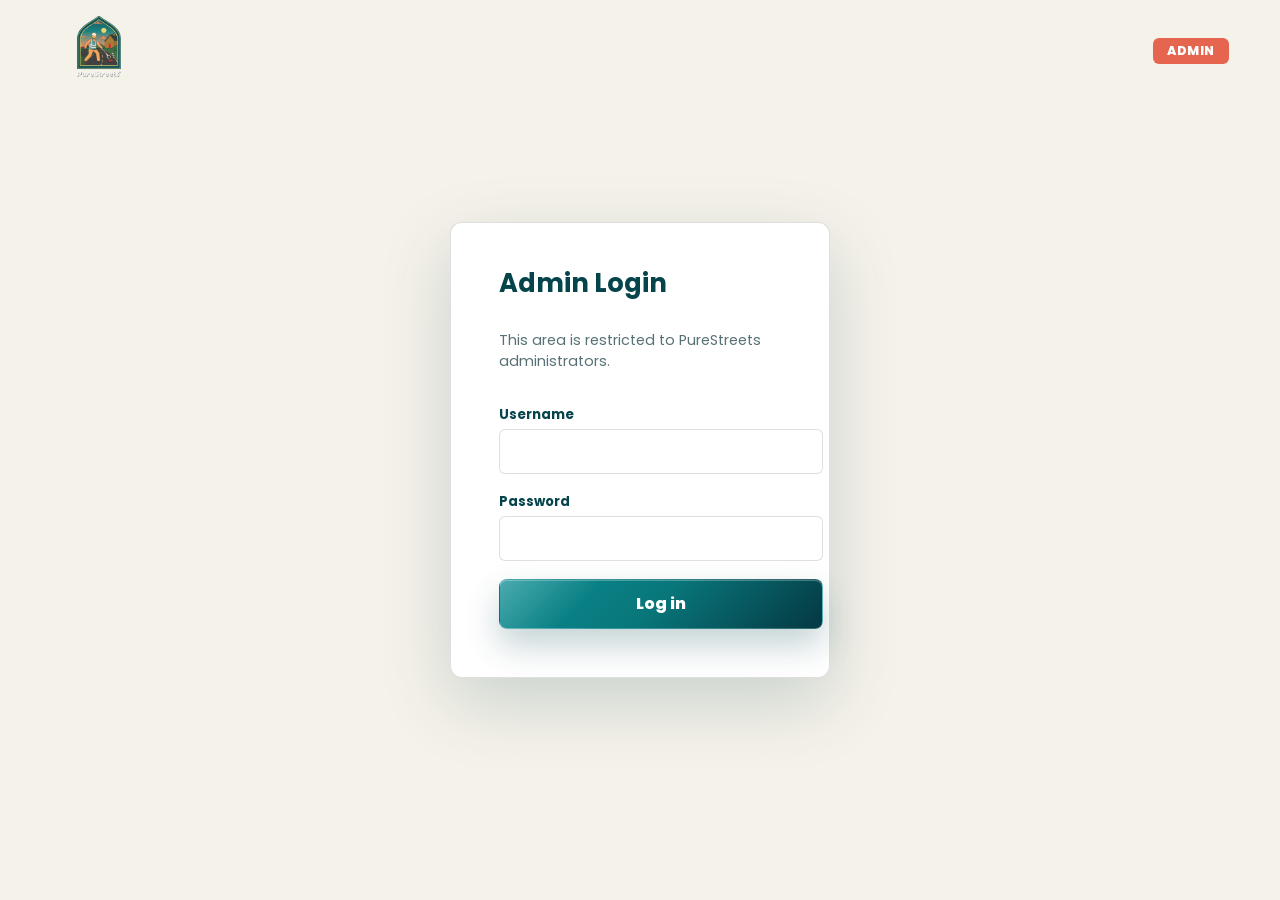
<file: admin.html>
<!DOCTYPE html>
<html lang="en">
<head>
  <meta charset="UTF-8" />
  <meta name="viewport" content="width=device-width, initial-scale=1.0" />
  <meta name="robots" content="noindex, nofollow" />
  <title>PureStreets Admin</title>
  <link rel="preconnect" href="https://fonts.googleapis.com" />
  <link rel="preconnect" href="https://fonts.gstatic.com" crossorigin />
  <link href="https://fonts.googleapis.com/css2?family=Poppins:wght@400;500;600;700;800&display=swap" rel="stylesheet" />
  <link rel="icon" type="image/png" href="assets/img/favicon.png" />
  <link rel="stylesheet" href="style.css" />
</head>
<body class="subpage admin-body">
  <header class="site-header is-scrolled" data-header>
    <a class="brand" href="index.html" aria-label="PureStreets home">
      <img src="assets/img/Transparent%20-%20HI%20VIS%20-%20White%20TextStyle2.png" alt="PureStreets" />
    </a>
    <span class="admin-badge">Admin</span>
  </header>

  <!-- Login gate -->
  <section class="admin-login" id="admin-login" data-admin-login>
    <form class="admin-login__form" data-admin-login-form>
      <h1>Admin Login</h1>
      <p>This area is restricted to PureStreets administrators.</p>
      <label>
        <span>Username</span>
        <input type="text" name="username" autocomplete="username" required />
      </label>
      <label>
        <span>Password</span>
        <input type="password" name="password" autocomplete="current-password" required />
      </label>
      <p class="admin-login__error" data-admin-error hidden>Invalid credentials. Please try again.</p>
      <button class="button button--primary" type="submit">Log in</button>
    </form>
  </section>

  <!-- Admin dashboard (hidden until authenticated) -->
  <main class="admin-dashboard" id="admin-dashboard" data-admin-dashboard hidden>
    <div class="admin-topbar">
      <h1>Volunteer Dashboard</h1>
      <button class="button button--outline" type="button" data-admin-logout>Log out</button>
    </div>

    <!-- Add volunteer entry form -->
    <section class="admin-section" aria-labelledby="admin-add-title">
      <h2 id="admin-add-title">Add Volunteer Entry</h2>
      <form class="admin-form" data-admin-volunteer-form>
        <div class="admin-form__row">
          <label>
            <span>Volunteer name</span>
            <input type="text" name="name" placeholder="e.g. Fatima Ahmed" required />
          </label>
          <label>
            <span>School / ISoc</span>
            <input type="text" name="school" list="school-list" placeholder="e.g. KCL ISoc" />
          </label>
          <datalist id="school-list" data-school-list></datalist>
        </div>
        <div class="admin-form__row">
          <label>
            <span>Month</span>
            <input type="month" name="month" required />
          </label>
          <label>
            <span>Route / Clean-up</span>
            <input type="text" name="route" placeholder="e.g. High Street Reset" required />
          </label>
        </div>
        <div class="admin-form__row">
          <label>
            <span>Bags collected</span>
            <input type="number" name="bags" min="0" step="1" value="0" />
          </label>
          <label>
            <span>Hours served</span>
            <input type="number" name="hours" min="0" step="0.5" value="1" />
          </label>
          <label>
            <span>Bonus points</span>
            <input type="number" name="bonus" min="0" step="1" value="0" />
          </label>
        </div>
        <label>
          <span>Note (optional)</span>
          <textarea name="note" rows="2" placeholder="Reason for bonus or nomination note"></textarea>
        </label>
        <button class="button button--primary" type="submit">Add Entry</button>
      </form>
    </section>

    <!-- Manage Schools / ISocs -->
    <section class="admin-section" aria-labelledby="admin-schools-title">
      <h2 id="admin-schools-title">Schools &amp; ISocs</h2>
      <div class="admin-form__row">
        <label>
          <span>Add school / ISoc</span>
          <input type="text" data-admin-school-input placeholder="e.g. UCL ISoc" />
        </label>
        <button class="button button--primary" type="button" data-admin-add-school>Add</button>
      </div>
      <div class="admin-tags" data-admin-school-tags></div>
    </section>

    <!-- Current leaderboard -->
    <section class="admin-section" aria-labelledby="admin-board-title">
      <div class="admin-section__head">
        <h2 id="admin-board-title">Current Leaderboard</h2>
        <div class="admin-section__actions">
          <button class="button button--outline" type="button" data-admin-reset>Reset All</button>
        </div>
      </div>

      <div class="leader-card volunteer-leader" data-admin-leader-card>
        <span>Current volunteer of the month</span>
        <strong data-admin-leader-name>Waiting for entries</strong>
        <p data-admin-leader-detail>Add an entry to begin.</p>
      </div>

      <div class="volunteer-table" role="table" aria-label="Admin volunteer leaderboard">
        <div class="volunteer-row volunteer-row--head" role="row">
          <span role="columnheader">Volunteer</span>
          <span role="columnheader">Clean-ups</span>
          <span role="columnheader">Bags</span>
          <span role="columnheader">Hours</span>
          <span role="columnheader">Points</span>
          <span role="columnheader">Actions</span>
        </div>
        <div class="admin-empty" data-admin-empty>No entries yet. Add one above.</div>
        <div data-admin-rows></div>
      </div>
    </section>

    <!-- Raw entries (for editing/deleting individual entries) -->
    <section class="admin-section" aria-labelledby="admin-entries-title">
      <h2 id="admin-entries-title">All Entries</h2>
      <p class="admin-hint">Individual session entries. Delete or edit any single entry.</p>
      <div class="admin-entries-list" data-admin-entries></div>
    </section>
  </main>

  <script src="admin.js"></script>
</body>
</html>
</file>
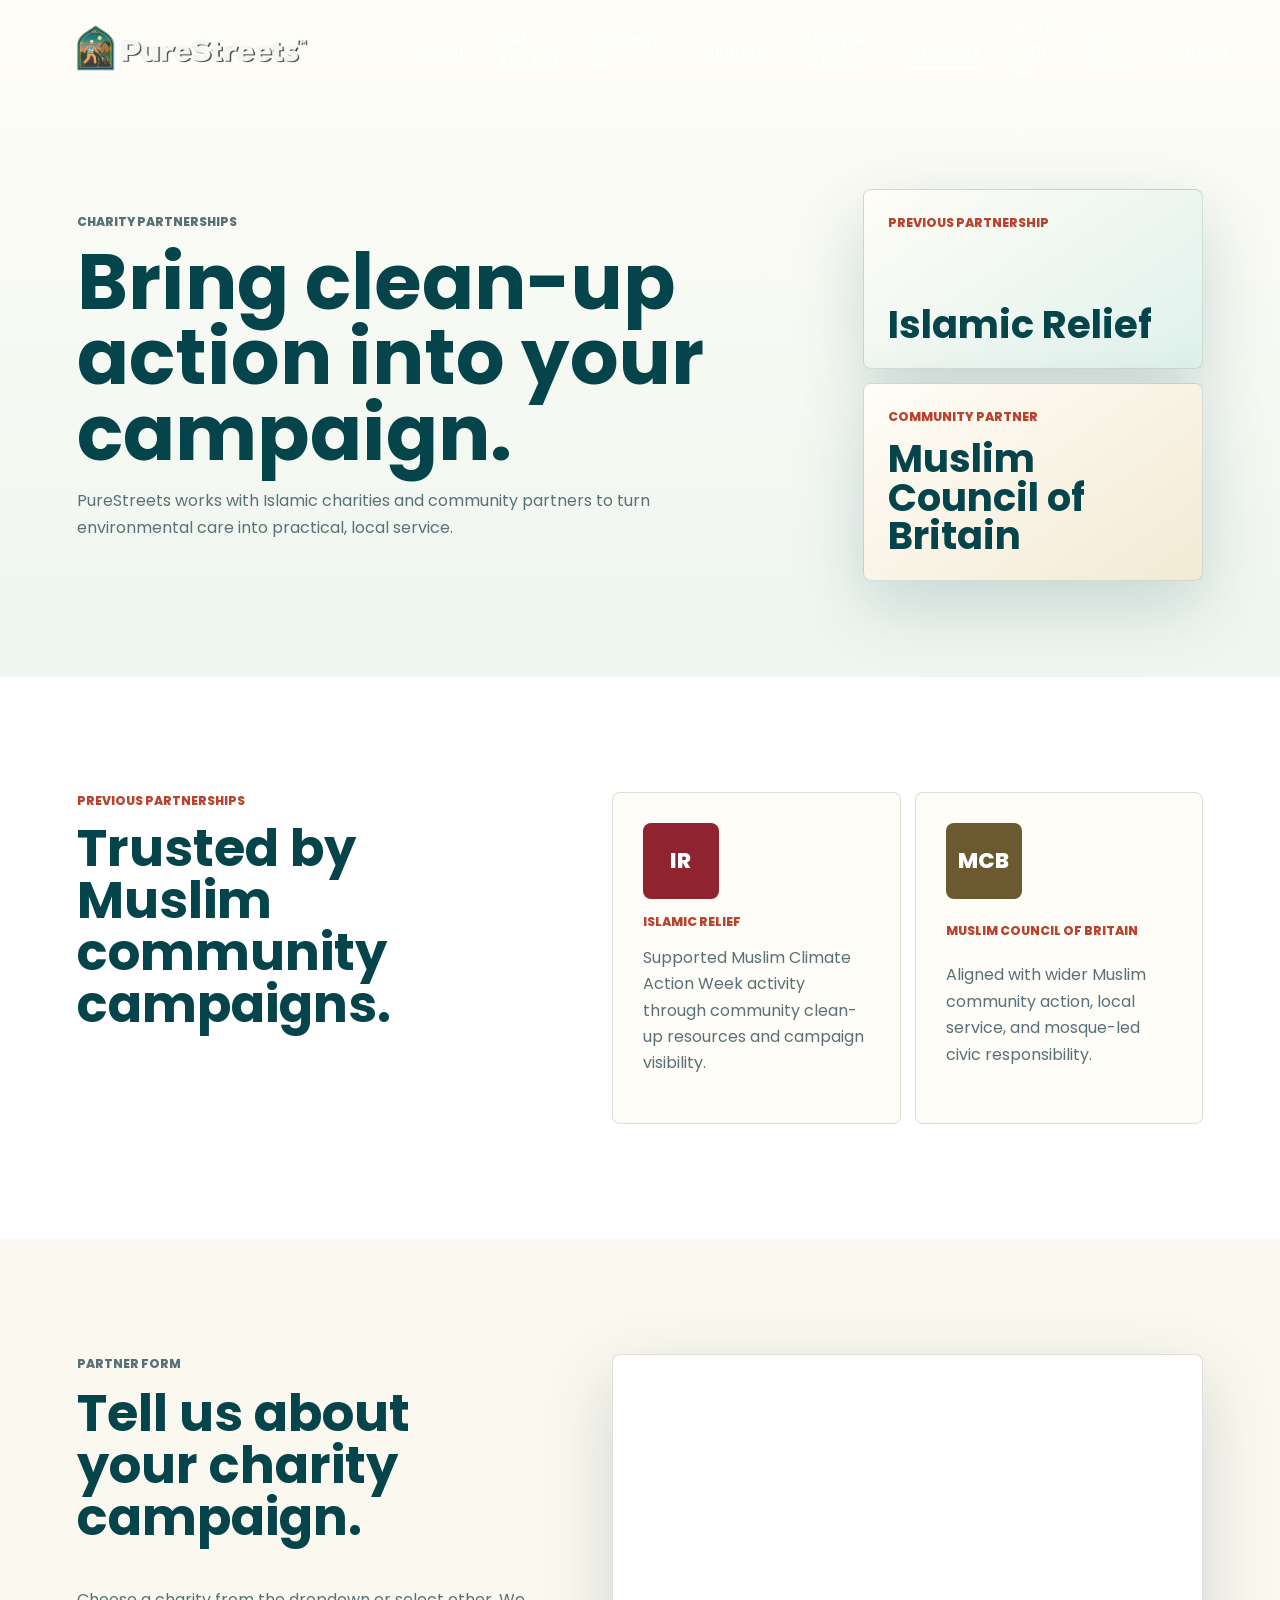
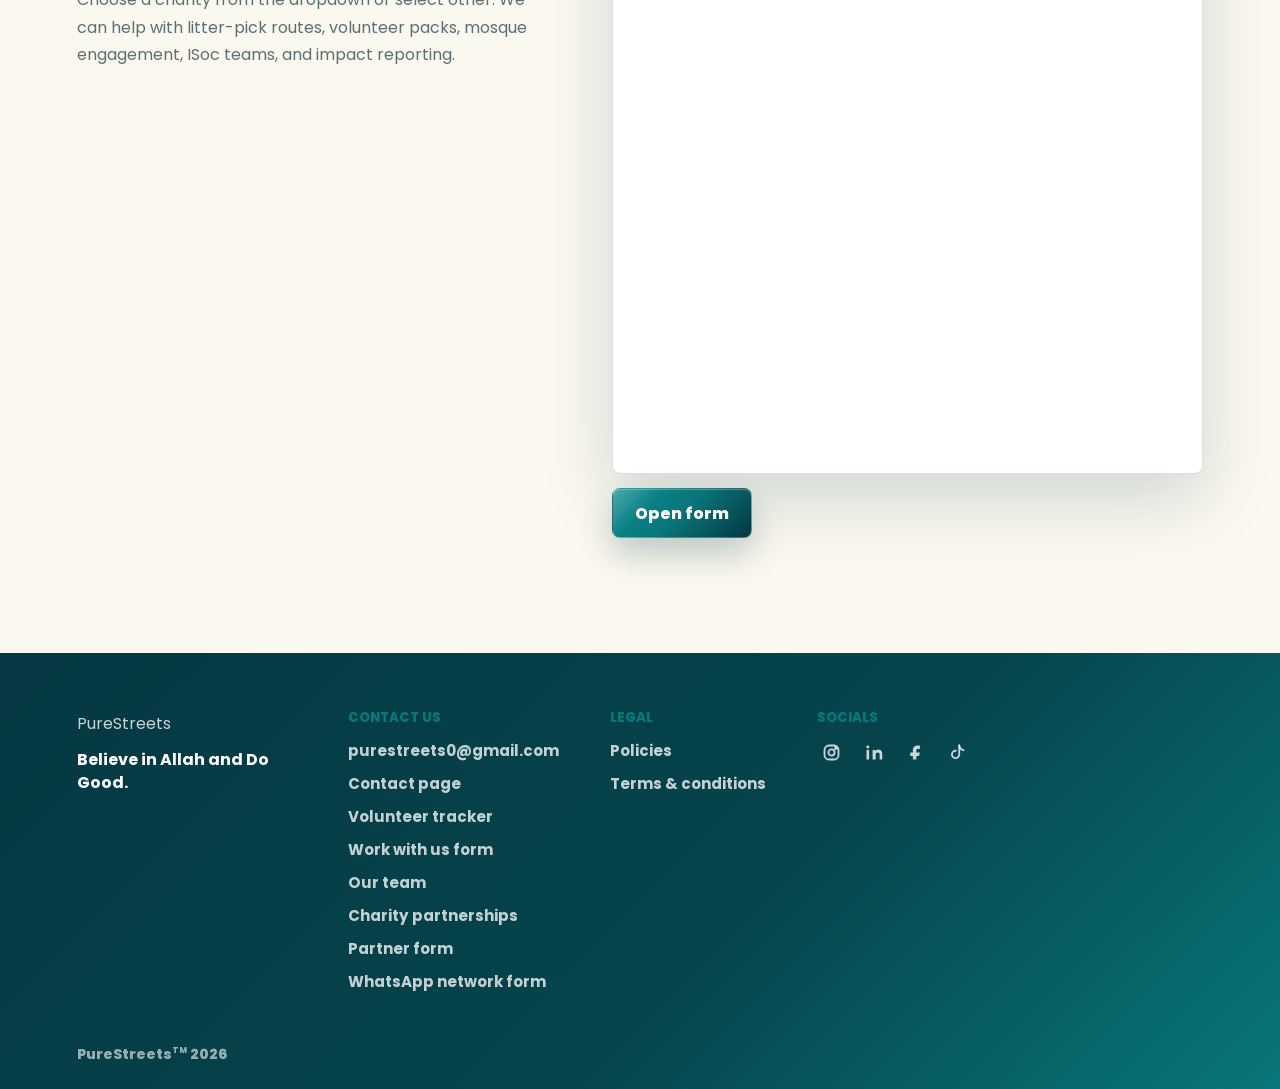
<file: charities.html>
<!DOCTYPE html>
<html lang="en">
<head>
  <meta charset="UTF-8" />
  <meta name="viewport" content="width=device-width, initial-scale=1.0" />
  <meta name="description" content="Partner with PureStreets as an Islamic charity, community organisation, or national campaign partner." />
  <title>PureStreets | Charities</title>
  <link rel="preconnect" href="https://fonts.googleapis.com" />
  <link rel="preconnect" href="https://fonts.gstatic.com" crossorigin />
  <link href="https://fonts.googleapis.com/css2?family=Poppins:wght@400;500;600;700;800&display=swap" rel="stylesheet" />
  <link rel="icon" type="image/png" href="assets/img/favicon.png" />
  <link rel="apple-touch-icon" href="assets/img/favicon.png" />
  <link rel="stylesheet" href="style.css" />
</head>
<body class="subpage">
  <header class="site-header is-scrolled" data-header>
    <a class="brand" href="index.html" aria-label="PureStreets home">
      <img src="assets/img/logolong.png" alt="PureStreets" />
    </a>
    <button class="nav-toggle" type="button" aria-label="Open menu" aria-expanded="false" data-nav-toggle>
      <span></span><span></span><span></span>
    </button>
    <nav class="site-nav" data-nav>
      <a href="index.html#about">About</a>
      <a href="index.html#path">Get Started</a>
      <a href="index.html#contact">Message us</a>
      <a href="volunteer-month.html">Volunteer</a>

      <a href="mosques-isocs.html">Mosques &amp; ISocs</a>
      <a class="is-active" href="charities.html">Charities</a>
      <a href="work-with-us.html">Work with us</a>
      <a href="our-team.html">Our team</a>
      <a href="contact.html">Contact</a>
    </nav>
  </header>

  <main>
    <section class="charity-hero">
      <div>
        <p class="eyebrow">Charity partnerships</p>
        <h1>Bring clean-up action into your campaign.</h1>
        <p>PureStreets works with Islamic charities and community partners to turn environmental care into practical, local service.</p>
      </div>
      <div class="charity-logo-stack" aria-label="Previous charity partnerships">
        <article class="partner-logo partner-logo--relief">
          <span>Previous partnership</span>
          <strong>Islamic Relief</strong>
        </article>
        <article class="partner-logo partner-logo--mcb">
          <span>Community partner</span>
          <strong>Muslim Council of Britain</strong>
        </article>
      </div>
    </section>

    <section class="partnership-section" aria-labelledby="previous-partnerships-title">
      <div>
        <p class="eyebrow">Previous partnerships</p>
        <h2 id="previous-partnerships-title">Trusted by Muslim community campaigns.</h2>
      </div>
      <div class="partnership-list">
        <article>
          <div class="partner-mark partner-mark--ir">IR</div>
          <span>Islamic Relief</span>
          <p>Supported Muslim Climate Action Week activity through community clean-up resources and campaign visibility.</p>
        </article>
        <article>
          <div class="partner-mark partner-mark--mcb">MCB</div>
          <span>Muslim Council of Britain</span>
          <p>Aligned with wider Muslim community action, local service, and mosque-led civic responsibility.</p>
        </article>
      </div>
    </section>

    <section class="charity-form-section" aria-labelledby="charity-form-title">
      <div>
        <p class="eyebrow">Partner form</p>
        <h2 id="charity-form-title">Tell us about your charity campaign.</h2>
        <p>Choose a charity from the dropdown or select other. We can help with litter-pick routes, volunteer packs, mosque engagement, ISoc teams, and impact reporting.</p>
      </div>
      <div class="tally-embed tally-embed--contact">
        <iframe src="https://tally.so/embed/MeP2jX?alignLeft=1&amp;hideTitle=1&amp;transparentBackground=1&amp;dynamicHeight=1" title="PureStreets contact form" loading="lazy"></iframe>
        <a class="button button--primary" href="https://tally.so/r/MeP2jX" target="_blank" rel="noreferrer">Open form</a>
      </div>
    </section>
  </main>
  <footer class="site-footer">
    <div class="footer-brand">
      <span class="footer-logo-text">PureStreets</span>
      <p>Believe in Allah and Do Good.</p>
    </div>
    <div class="footer-column footer-contact">
      <h2>Contact us</h2>
      <a href="mailto:purestreets0@gmail.com">purestreets0@gmail.com</a>
      <a href="contact.html">Contact page</a>
      <a href="volunteer-month.html">Volunteer tracker</a>
      <a href="work-with-us.html">Work with us form</a>
      <a href="our-team.html">Our team</a>
      <a href="charities.html">Charity partnerships</a>
      <a href="https://tally.so/r/MeP2jX" target="_blank" rel="noreferrer">Partner form</a>
      <a href="https://tally.so/r/3xLRX5" target="_blank" rel="noreferrer">WhatsApp network form</a>
    </div>
    <nav class="footer-column footer-legal" aria-label="Legal links">
      <h2>Legal</h2>
      <a href="policies.html">Policies</a>
      <a href="terms.html">Terms &amp; conditions</a>
    </nav>
    <nav class="footer-column social-links" aria-label="PureStreets social links">
      <h2>Socials</h2>
      <div class="footer-social-row">
        <a href="https://www.instagram.com/purestreets1/" target="_blank" rel="noreferrer" aria-label="Instagram">
          <svg viewBox="0 0 24 24" aria-hidden="true" focusable="false">
            <rect x="4" y="4" width="16" height="16" rx="5"></rect>
            <circle cx="12" cy="12" r="3.5"></circle>
            <circle cx="17" cy="7" r="1"></circle>
          </svg>
        </a>
        <a href="https://www.linkedin.com/company/purestreets/" target="_blank" rel="noreferrer" aria-label="LinkedIn">
          <svg viewBox="0 0 24 24" aria-hidden="true" focusable="false">
            <rect x="4" y="9" width="3" height="11"></rect>
            <circle cx="5.5" cy="5.8" r="1.7"></circle>
            <path d="M11 9h3v1.6c.6-1 1.8-1.9 3.5-1.9 2.4 0 4.5 1.5 4.5 5.1V20h-3v-5.6c0-1.6-.7-2.5-2-2.5-1.5 0-2.5 1-2.5 2.7V20h-3.5V9z"></path>
          </svg>
        </a>
        <a href="https://www.facebook.com/purestreets/" target="_blank" rel="noreferrer" aria-label="Facebook">
          <svg viewBox="0 0 24 24" aria-hidden="true" focusable="false">
            <path d="M14 8h3V4h-3c-3 0-5 2-5 5v3H6v4h3v4h4v-4h3l1-4h-4V9c0-.7.3-1 1-1z"></path>
          </svg>
        </a>
        <a href="https://www.tiktok.com/@purestreets1" target="_blank" rel="noreferrer" aria-label="TikTok">
          <svg viewBox="0 0 24 24" aria-hidden="true" focusable="false">
            <path d="M14 4v10.2a4.2 4.2 0 1 1-3.8-4.18"></path>
            <path d="M14 4c.5 3 2.3 4.9 5 5.4"></path>
          </svg>
        </a>
      </div>
    </nav>
    <p class="footer-trademark">PureStreets<sup>TM</sup> 2026</p>
  </footer>
  <script src="script.js"></script>
</body>
</html>
</file>
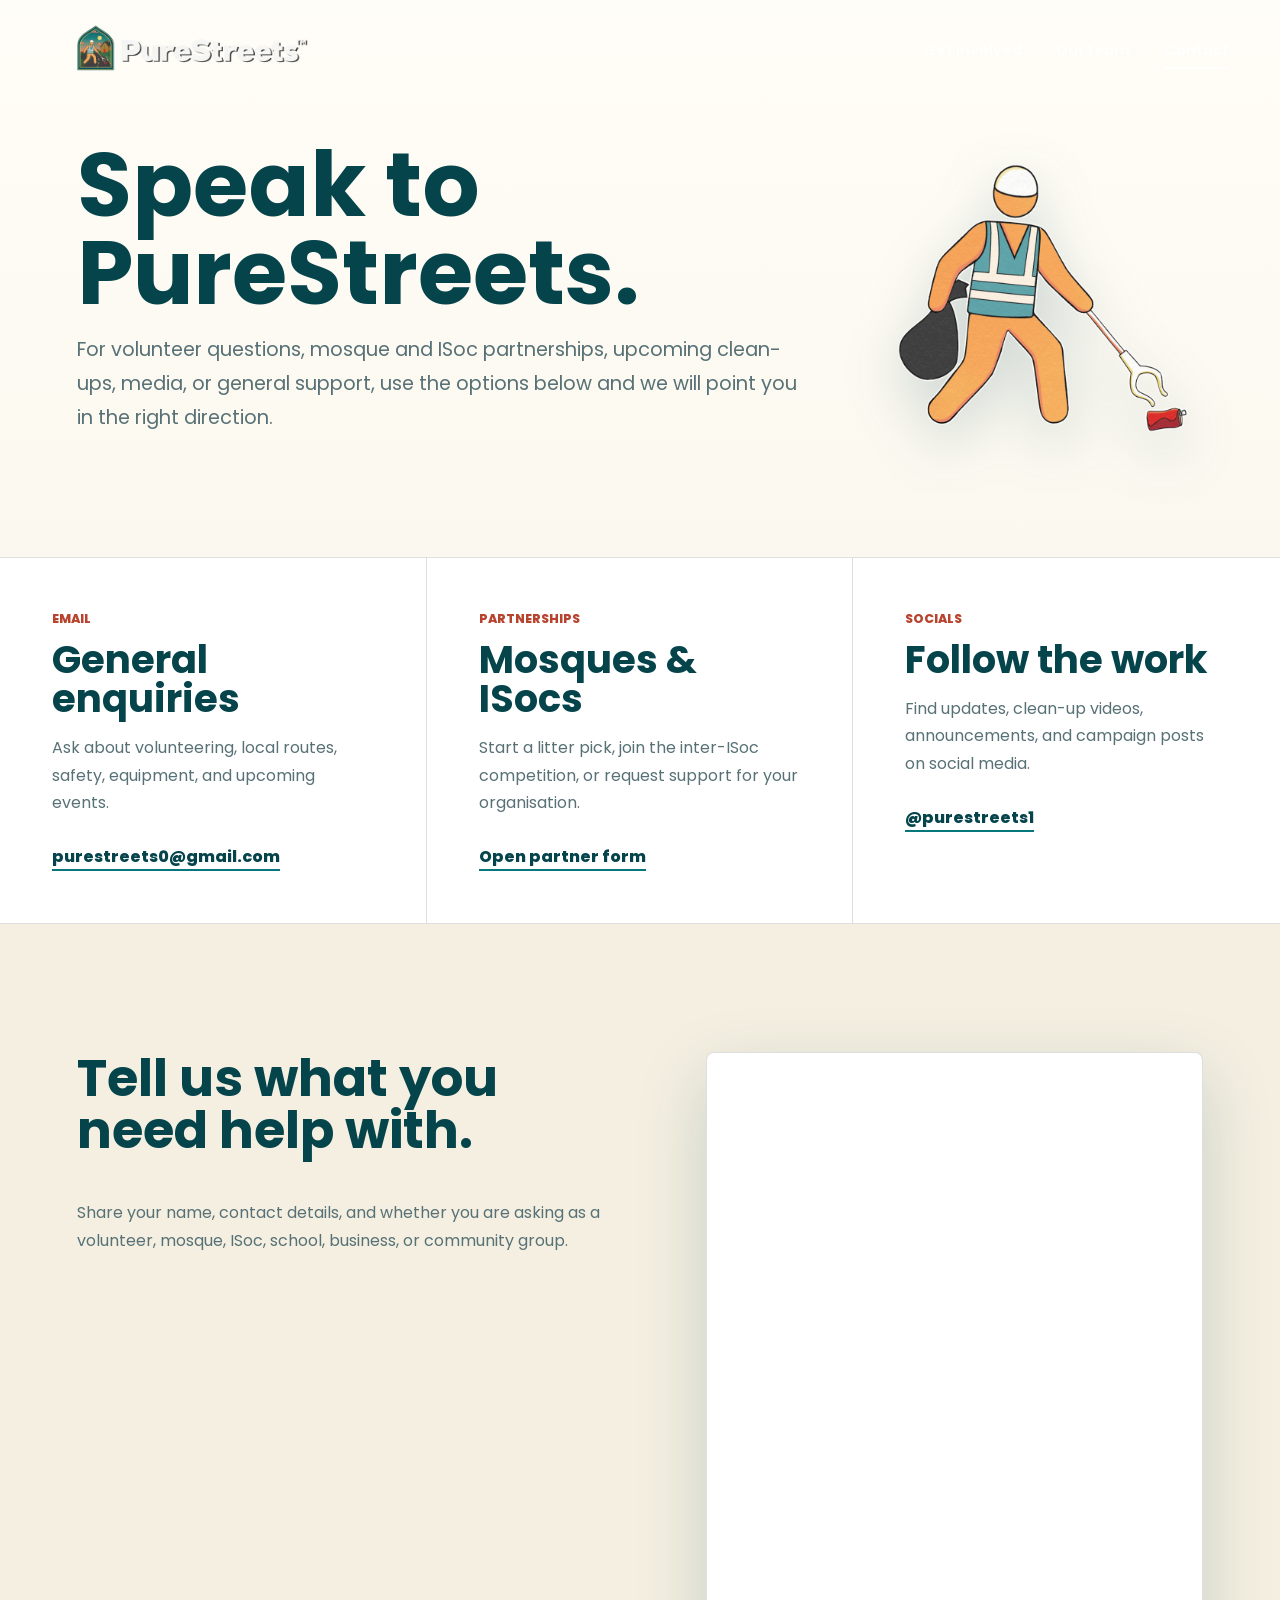
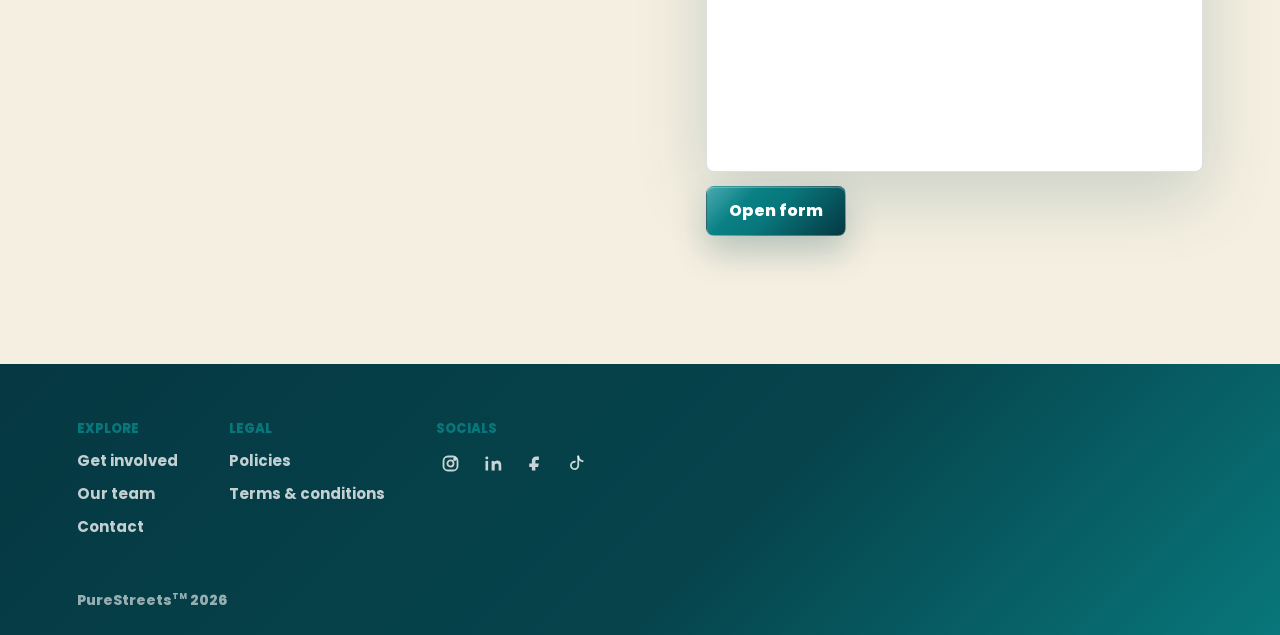
<file: contact.html>
<!DOCTYPE html>
<html lang="en">
<head>
  <meta charset="UTF-8" />
  <meta name="viewport" content="width=device-width, initial-scale=1.0" />
  <meta name="description" content="Contact PureStreets for litter picks, mosque and ISoc partnerships, media, and volunteer enquiries." />
  <title>PureStreets</title>
  <link rel="preconnect" href="https://fonts.googleapis.com" />
  <link rel="preconnect" href="https://fonts.gstatic.com" crossorigin />
  <link href="https://fonts.googleapis.com/css2?family=Poppins:wght@400;500;600;700;800&display=swap" rel="stylesheet" />
  <link rel="icon" type="image/png" href="assets/img/favicon.png" />
  <link rel="apple-touch-icon" href="assets/img/favicon.png" />
  <link rel="stylesheet" href="style.css" />
  <!-- SEO / social metadata -->
  <link rel="canonical" href="https://purestreets1.github.io/Purestreets/contact.html" />
  <meta property="og:type" content="website" />
  <meta property="og:url" content="https://purestreets1.github.io/Purestreets/contact.html" />
  <meta property="og:title" content="PureStreets | Contact Us" />
  <meta property="og:description" content="Contact PureStreets for litter picks, mosque and ISoc partnerships, media, and volunteer enquiries." />
  <meta property="og:image" content="https://purestreets1.github.io/Purestreets/assets/img/hero-banner.jpg" />
  <meta name="twitter:card" content="summary_large_image" />
  <script type="application/ld+json">
  {
    "@context": "https://schema.org",
    "@type": "Organization",
    "name": "PureStreets",
    "url": "https://purestreets1.github.io/Purestreets/",
    "logo": "https://purestreets1.github.io/Purestreets/assets/img/Transparent%20-%20HI%20VIS%20-%20White%20TextStyle2.png"
  }
  </script>
</head>
<body class="subpage">
  <header class="site-header is-scrolled" data-header>
    <a class="brand" href="index.html" aria-label="PureStreets home">
      <img src="assets/img/logolong.png" alt="PureStreets" />
    </a>
    <button class="nav-toggle" type="button" aria-label="Open menu" aria-expanded="false" data-nav-toggle>
      <span></span><span></span><span></span>
    </button>
    <nav class="site-nav" data-nav>
      <a href="get-involved.html">Get involved</a>
      <a href="our-team.html">Our team</a>
      <a class="is-active" href="contact.html">Contact</a>
    </nav>
  </header>

  <main>
    <section class="contact-hero">
      <div>
        <h1>Speak to PureStreets.</h1>
        <p>For volunteer questions, mosque and ISoc partnerships, upcoming clean-ups, media, or general support, use the options below and we will point you in the right direction.</p>
      </div>
      <img src="assets/img/figure.png" alt="PureStreets volunteer figure" />
    </section>

    <section class="contact-options" aria-label="PureStreets contact options">
      <article>
        <span>Email</span>
        <h2>General enquiries</h2>
        <p>Ask about volunteering, local routes, safety, equipment, and upcoming events.</p>
        <a href="mailto:purestreets0@gmail.com">purestreets0@gmail.com</a>
      </article>
      <article>
        <span>Partnerships</span>
        <h2>Mosques & ISocs</h2>
        <p>Start a litter pick, join the inter-ISoc competition, or request support for your organisation.</p>
        <a href="https://tally.so/r/MeP2jX" target="_blank" rel="noreferrer">Open partner form</a>
      </article>
      <article>
        <span>Socials</span>
        <h2>Follow the work</h2>
        <p>Find updates, clean-up videos, announcements, and campaign posts on social media.</p>
        <a href="https://www.instagram.com/purestreets1/" target="_blank" rel="noreferrer">@purestreets1</a>
      </article>
    </section>

    <section class="contact-form-section">
      <div>
        <h2>Tell us what you need help with.</h2>
        <p>Share your name, contact details, and whether you are asking as a volunteer, mosque, ISoc, school, business, or community group.</p>
      </div>
      <div class="tally-embed tally-embed--contact">
        <iframe src="https://tally.so/embed/MeP2jX?alignLeft=1&amp;hideTitle=1&amp;dynamicHeight=1" title="PureStreets contact form" loading="lazy"></iframe>
        <a class="button button--primary" href="https://tally.so/r/MeP2jX" target="_blank" rel="noreferrer">Open form</a>
      </div>
    </section>
  </main>

  <footer class="site-footer">
    <div class="footer-brand" aria-hidden="true"></div>
    <nav class="footer-column footer-explore" aria-label="Explore PureStreets">
      <h2>Explore</h2>
      <a href="get-involved.html">Get involved</a>
      <a href="our-team.html">Our team</a>
      <a href="contact.html">Contact</a>
    </nav>
    <nav class="footer-column footer-legal" aria-label="Legal links">
      <h2>Legal</h2>
      <a href="policies.html">Policies</a>
      <a href="terms.html">Terms &amp; conditions</a>
    </nav>
    <nav class="footer-column social-links" aria-label="PureStreets social links">
      <h2>Socials</h2>
      <div class="footer-social-row">
        <a href="https://www.instagram.com/purestreets1/" target="_blank" rel="noreferrer" aria-label="Instagram">
          <svg viewBox="0 0 24 24" aria-hidden="true" focusable="false">
            <rect x="4" y="4" width="16" height="16" rx="5"></rect>
            <circle cx="12" cy="12" r="3.5"></circle>
            <circle cx="17" cy="7" r="1"></circle>
          </svg>
        </a>
        <a href="https://www.linkedin.com/company/purestreets/" target="_blank" rel="noreferrer" aria-label="LinkedIn">
          <svg viewBox="0 0 24 24" aria-hidden="true" focusable="false">
            <rect x="4" y="9" width="3" height="11"></rect>
            <circle cx="5.5" cy="5.8" r="1.7"></circle>
            <path d="M11 9h3v1.6c.6-1 1.8-1.9 3.5-1.9 2.4 0 4.5 1.5 4.5 5.1V20h-3v-5.6c0-1.6-.7-2.5-2-2.5-1.5 0-2.5 1-2.5 2.7V20h-3.5V9z"></path>
          </svg>
        </a>
        <a href="https://www.facebook.com/purestreets/" target="_blank" rel="noreferrer" aria-label="Facebook">
          <svg viewBox="0 0 24 24" aria-hidden="true" focusable="false">
            <path d="M14 8h3V4h-3c-3 0-5 2-5 5v3H6v4h3v4h4v-4h3l1-4h-4V9c0-.7.3-1 1-1z"></path>
          </svg>
        </a>
        <a href="https://www.tiktok.com/@purestreets1" target="_blank" rel="noreferrer" aria-label="TikTok">
          <svg viewBox="0 0 24 24" aria-hidden="true" focusable="false">
            <path d="M14 4v10.2a4.2 4.2 0 1 1-3.8-4.18"></path>
            <path d="M14 4c.5 3 2.3 4.9 5 5.4"></path>
          </svg>
        </a>
      </div>
    </nav>
    <p class="footer-trademark">PureStreets<sup>TM</sup> 2026</p>
  </footer>
  <script src="script.js"></script>
</body>
</html>
</file>
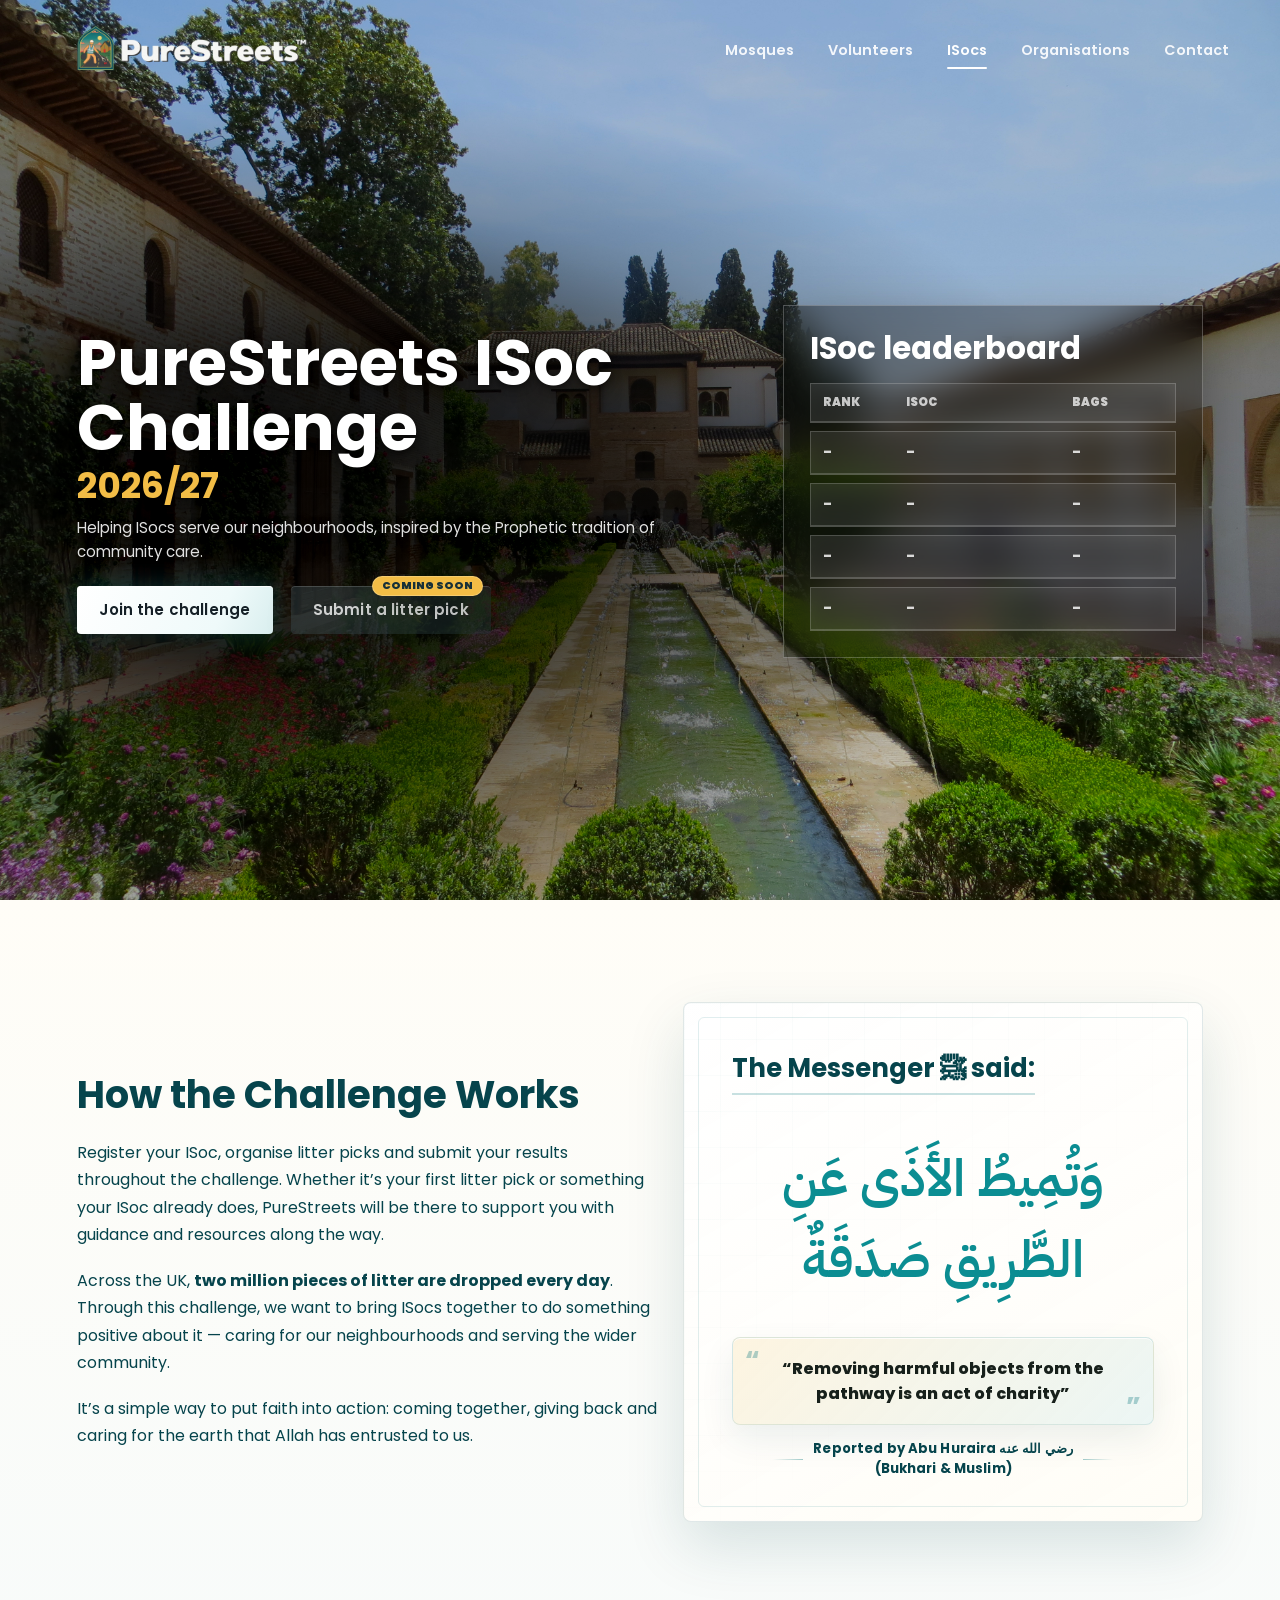
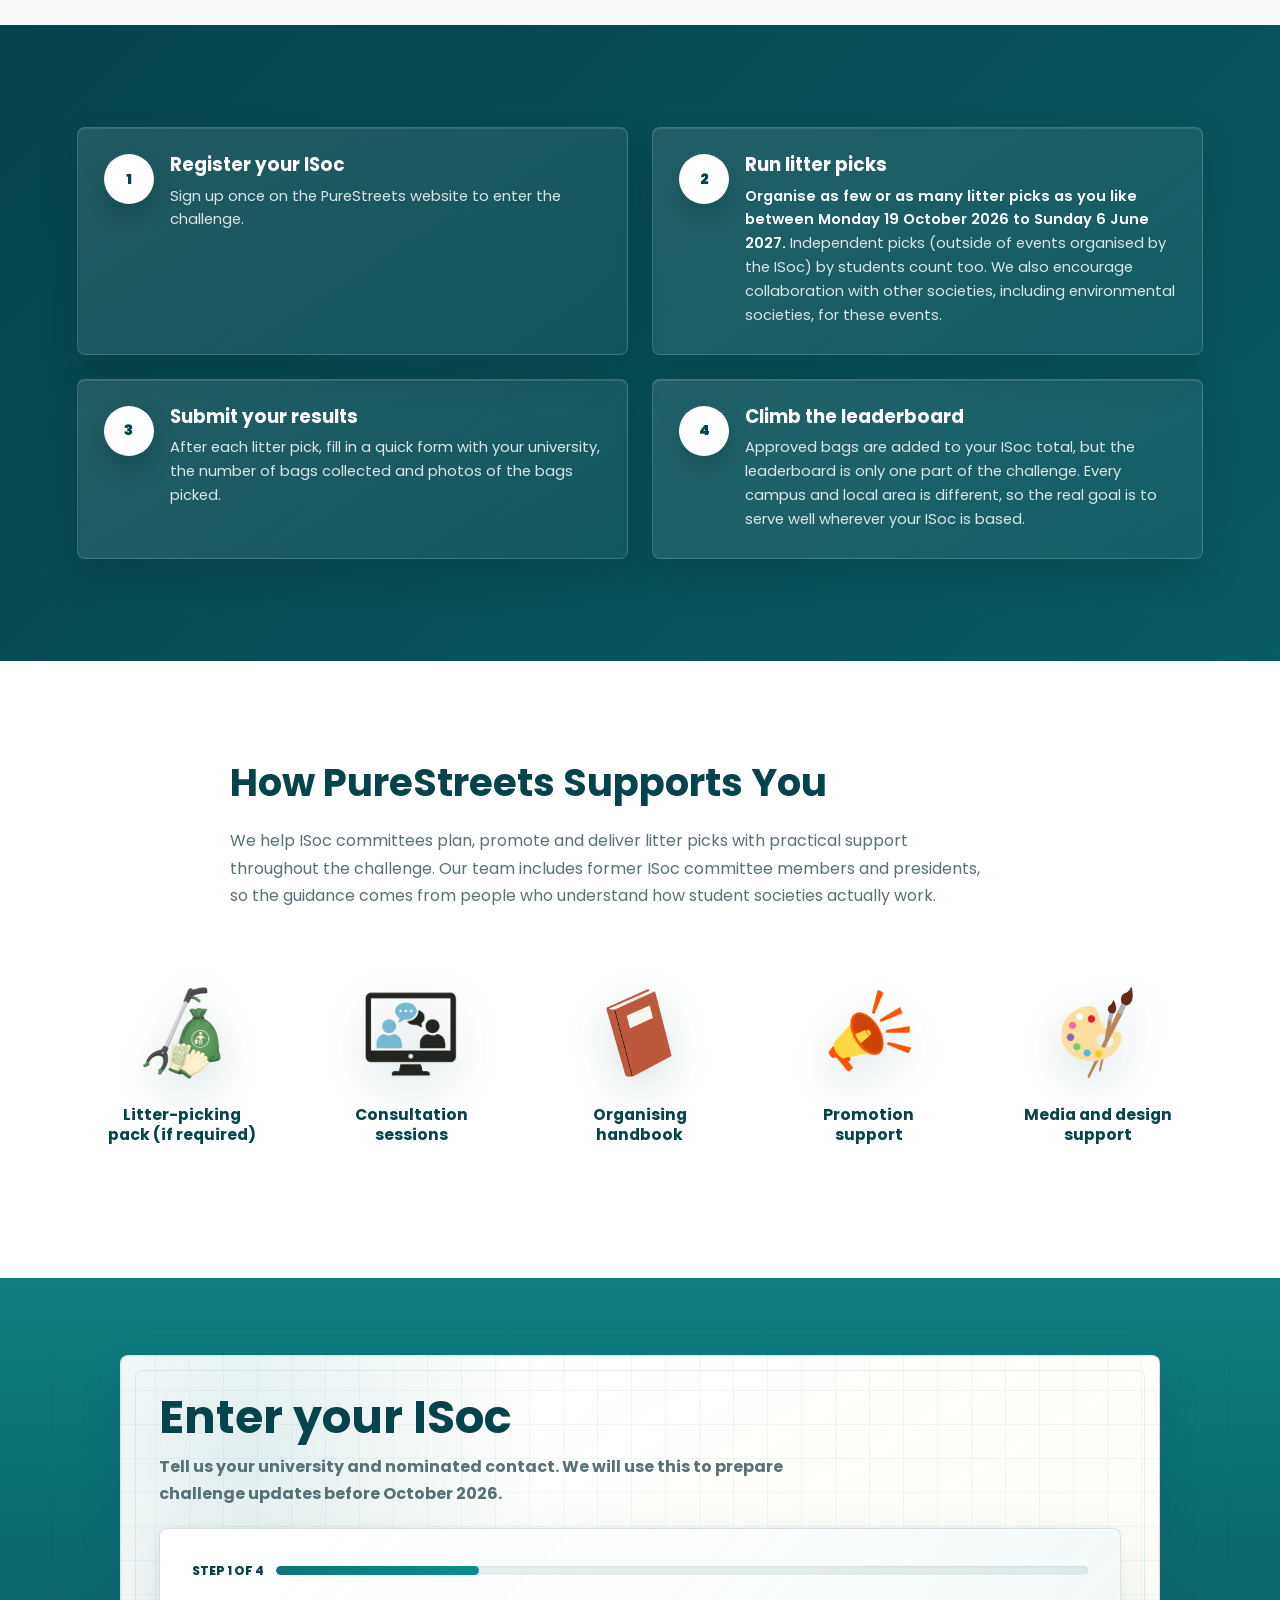
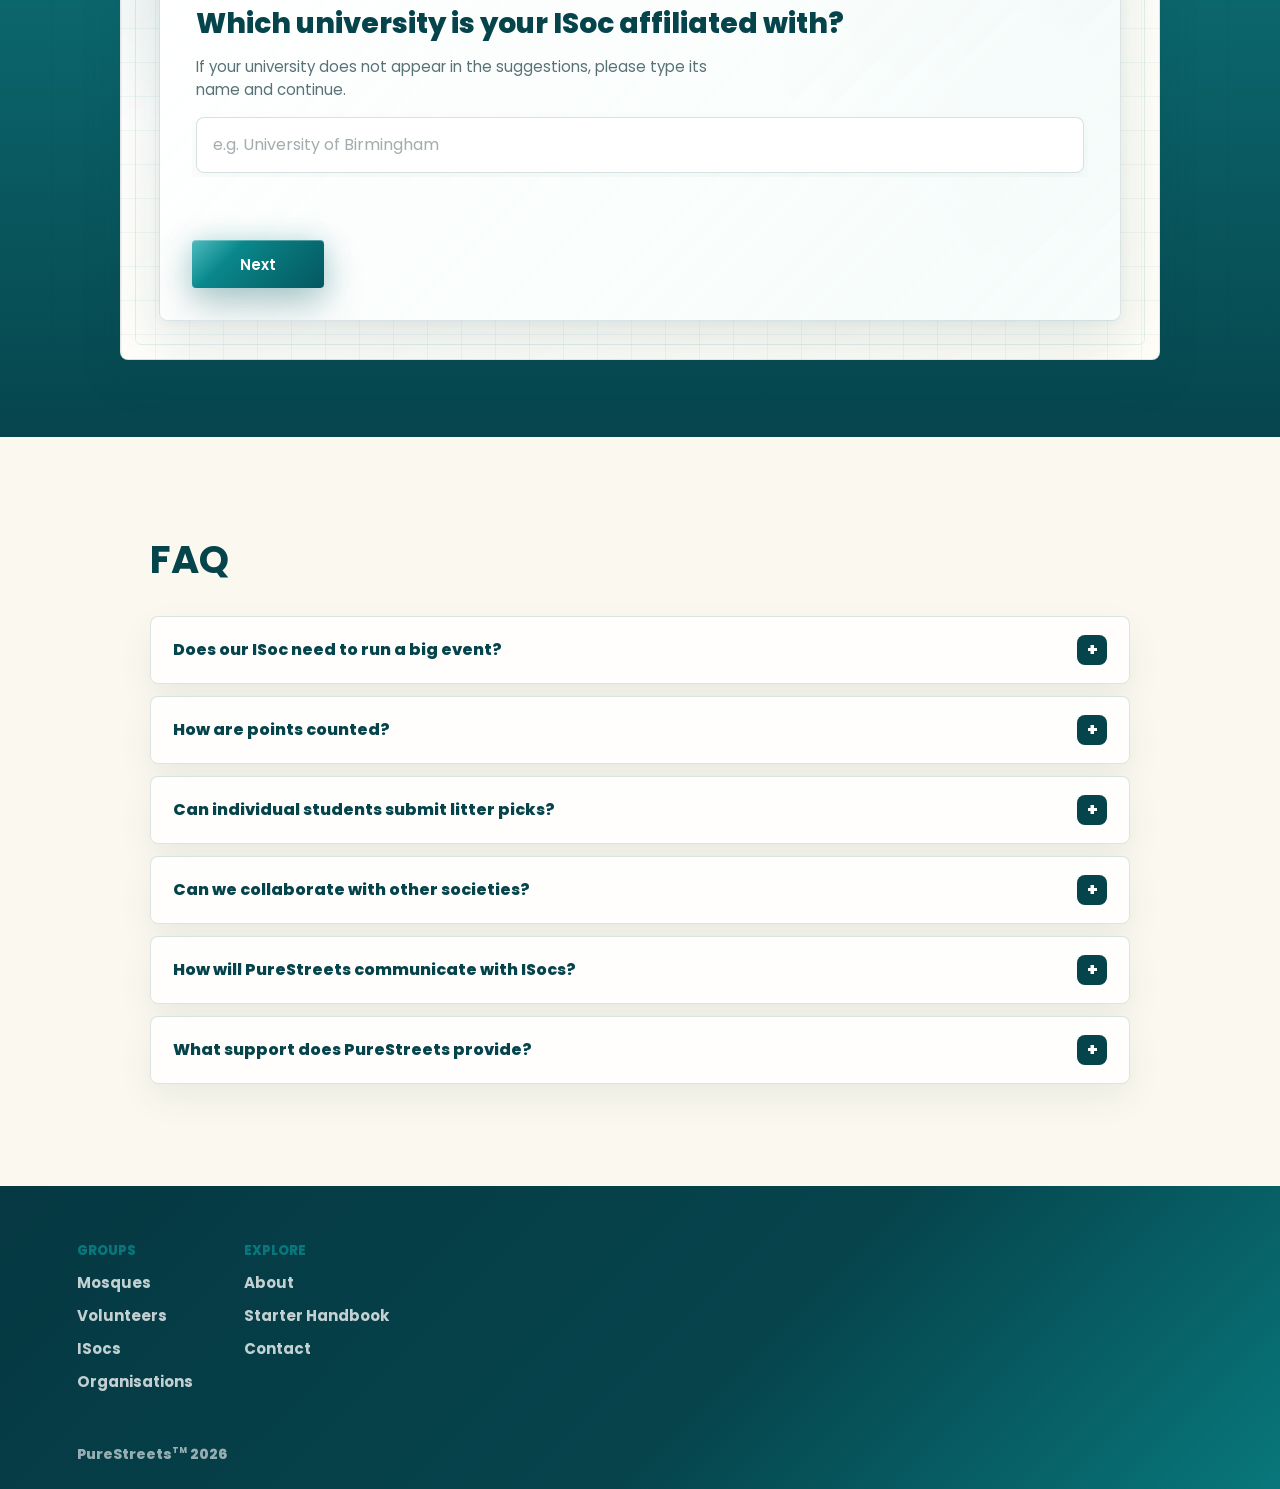
<file: isocs.html>
<!DOCTYPE html>
<html lang="en">
<head>
  <meta charset="UTF-8" />
  <meta name="viewport" content="width=device-width, initial-scale=1.0" />
  <meta name="description" content="Join the PureStreets ISoc Challenge, a national university litter-picking competition running from October 2026 to June 2027." />
  <title>PureStreets ISoc Challenge 2026/27</title>
  <link rel="preload" as="image" href="assets/img/isoc%20hero%20image.jpg?v=2" fetchpriority="high" />
  <link rel="preconnect" href="https://fonts.googleapis.com" />
  <link rel="preconnect" href="https://fonts.gstatic.com" crossorigin />
  <link href="https://fonts.googleapis.com/css2?family=IBM+Plex+Sans+Arabic:wght@500;600;700&family=Poppins:wght@400;500;600;700;800&display=swap" rel="stylesheet" />
  <link rel="icon" type="image/png" href="assets/img/favicon.png" />
  <link rel="apple-touch-icon" href="assets/img/favicon.png" />
  <link rel="stylesheet" href="style.css?v=isoc-challenge-22" />
</head>
<body class="subpage challenge-page">
  <header class="site-header is-scrolled" data-header>
    <a class="brand" href="index.html" aria-label="PureStreets home">
      <img src="assets/img/logolong.png" alt="PureStreets" />
    </a>
    <button class="nav-toggle" type="button" aria-label="Open menu" aria-expanded="false" data-nav-toggle>
      <span></span><span></span><span></span>
    </button>
    <nav class="site-nav" data-nav>
      <a href="mosques.html">Mosques</a>
      <a href="volunteers.html">Volunteers</a>
      <a class="is-active" href="isocs.html">ISocs</a>
      <a href="organisation.html">Organisations</a>
      <a href="contact.html">Contact</a>
    </nav>
  </header>

  <main>
    <section class="challenge-hero" aria-labelledby="challenge-title">
      <div class="challenge-hero__content">
        <h1 id="challenge-title">PureStreets ISoc Challenge <span class="challenge-season">2026/27</span></h1>
        <p class="challenge-hero__intro">Helping ISocs serve our neighbourhoods, inspired by the Prophetic tradition of community care.</p>
        <div class="challenge-actions" aria-label="Challenge actions">
          <!-- Placeholder challenge links: replace when the live registration, submission, and leaderboard routes exist. -->
          <a class="button button--primary hero-cta" href="#isoc-register" data-sticky-cta-trigger>Join the challenge</a>
          <span class="challenge-soon-action challenge-soon-action--compact">
            <span class="challenge-soon-pill">Coming soon</span>
            <span class="button button--soon hero-cta" aria-disabled="true">Submit a litter pick</span>
          </span>
        </div>
      </div>
      <aside class="challenge-hero-leaderboard" aria-labelledby="hero-leaderboard-title">
        <div class="challenge-hero-leaderboard__head">
          <h2 id="hero-leaderboard-title">ISoc leaderboard</h2>
        </div>
        <div class="challenge-hero-leaderboard__table" role="table" aria-label="Empty ISoc leaderboard">
          <div class="challenge-hero-leaderboard__row challenge-hero-leaderboard__row--head" role="row">
            <span role="columnheader">Rank</span>
            <span role="columnheader">ISoc</span>
            <span role="columnheader">Bags</span>
          </div>
          <div class="challenge-hero-leaderboard__row" role="row">
            <span role="cell">-</span>
            <span role="cell">-</span>
            <span role="cell">-</span>
          </div>
          <div class="challenge-hero-leaderboard__row" role="row">
            <span role="cell">-</span>
            <span role="cell">-</span>
            <span role="cell">-</span>
          </div>
          <div class="challenge-hero-leaderboard__row" role="row">
            <span role="cell">-</span>
            <span role="cell">-</span>
            <span role="cell">-</span>
          </div>
          <div class="challenge-hero-leaderboard__row" role="row">
            <span role="cell">-</span>
            <span role="cell">-</span>
            <span role="cell">-</span>
          </div>
        </div>
      </aside>
    </section>

    <section class="challenge-section challenge-section--intro" aria-labelledby="works-title">
      <div class="challenge-section__head">
        <h2 id="works-title">How the Challenge Works</h2>
        <p>Register your ISoc, organise litter picks and submit your results throughout the challenge. Whether it&rsquo;s your first litter pick or something your ISoc already does, PureStreets will be there to support you with guidance and resources along the way.</p>
        <p class="challenge-section__intro">Across the UK, <strong class="challenge-stat-highlight">two million pieces of litter are dropped every day</strong>. Through this challenge, we want to bring ISocs together to do something positive about it &mdash; caring for our neighbourhoods and serving the wider community.</p>
        <p class="challenge-section__intro">It&rsquo;s a simple way to put faith into action: coming together, giving back and caring for the earth that Allah has entrusted to us.</p>
      </div>
      <div class="hadith-card challenge-hadith-card">
        <h3 class="hadith-heading">The Messenger &#65018; said:</h3>
        <p class="hadith-arabic" lang="ar" dir="rtl">&#1608;&#1614;&#1578;&#1615;&#1605;&#1616;&#1610;&#1591;&#1615; &#1575;&#1604;&#1571;&#1614;&#1584;&#1614;&#1609; &#1593;&#1614;&#1606;&#1616; &#1575;&#1604;&#1591;&#1614;&#1617;&#1585;&#1616;&#1610;&#1602;&#1616; &#1589;&#1614;&#1583;&#1614;&#1602;&#1614;&#1577;&#1612;</p>
        <p class="hadith-translation">&ldquo;Removing harmful objects from the pathway is an act of charity&rdquo;</p>
        <p class="hadith-source">Reported by Abu Huraira رضي الله عنه<br>(Bukhari &amp; Muslim)</p>
      </div>
    </section>

    <section class="challenge-section challenge-section--steps" aria-label="Challenge steps">
      <div class="challenge-process" aria-label="Challenge journey">
        <ol class="challenge-process__track">
          <li class="challenge-process__step">
            <span class="challenge-process__marker" aria-hidden="true">1</span>
            <div class="challenge-process__body">
              <h3>Register your ISoc</h3>
              <p>Sign up once on the PureStreets website to enter the challenge.</p>
            </div>
          </li>
          <li class="challenge-process__step challenge-process__step--wide">
            <span class="challenge-process__marker" aria-hidden="true">2</span>
            <div class="challenge-process__body">
              <h3>Run litter picks</h3>
              <p><strong>Organise as few or as many litter picks as you like between Monday 19 October 2026 to Sunday 6 June 2027.</strong> Independent picks (outside of events organised by the ISoc) by students count too. We also encourage collaboration with other societies, including environmental societies, for these events.</p>
            </div>
          </li>
          <li class="challenge-process__step">
            <span class="challenge-process__marker" aria-hidden="true">3</span>
            <div class="challenge-process__body">
              <h3>Submit your results</h3>
              <p>After each litter pick, fill in a quick form with your university, the number of bags collected and photos of the bags picked.</p>
            </div>
          </li>
          <li class="challenge-process__step">
            <span class="challenge-process__marker" aria-hidden="true">4</span>
            <div class="challenge-process__body">
              <h3>Climb the leaderboard</h3>
              <p>Approved bags are added to your ISoc total, but the leaderboard is only one part of the challenge. Every campus and local area is different, so the real goal is to serve well wherever your ISoc is based.</p>
            </div>
          </li>
        </ol>
      </div>
    </section>

    <section class="challenge-section challenge-section--support" aria-labelledby="works-support-title">
      <div class="challenge-section__head">
        <h2 id="works-support-title">How PureStreets Supports You</h2>
        <p>We help ISoc committees plan, promote and deliver litter picks with practical support throughout the challenge. Our team includes former ISoc committee members and presidents, so the guidance comes from people who understand how student societies actually work.</p>
      </div>
      <div class="challenge-support-visual-grid" aria-label="PureStreets ISoc support">
        <article class="mosque-help-card challenge-support-visual-card">
          <img src="assets/img/litterpack.png" alt="" loading="lazy" aria-hidden="true" />
          <h3>Litter-picking pack (if required)</h3>
        </article>
        <article class="mosque-help-card challenge-support-visual-card">
          <img src="assets/img/onlineconsultation.png" alt="" loading="lazy" aria-hidden="true" />
          <h3>Consultation sessions</h3>
        </article>
        <article class="mosque-help-card challenge-support-visual-card">
          <img src="assets/img/handbookicon.png" alt="" loading="lazy" aria-hidden="true" />
          <h3>Organising handbook</h3>
        </article>
        <article class="mosque-help-card challenge-support-visual-card">
          <img src="assets/img/promo.png" alt="" loading="lazy" aria-hidden="true" />
          <h3>Promotion support</h3>
        </article>
        <article class="mosque-help-card challenge-support-visual-card">
          <img src="assets/img/media.png" alt="" loading="lazy" aria-hidden="true" />
          <h3>Media and design support</h3>
        </article>
      </div>
    </section>

    <section id="isoc-register" class="challenge-register-section mosque-process mosque-process--patterned" aria-labelledby="isoc-register-title">
      <div class="mosque-process__steps">
        <article class="mosque-process__card mosque-process__card--form">
          <div class="mosque-process__copy">
            <h2 id="isoc-register-title">Enter your ISoc</h2>
            <p>Tell us your university and nominated contact. We will use this to prepare challenge updates before October 2026.</p>
          </div>
          <form class="mosque-carousel-form" action="/api/group-enquiry" method="POST" data-forminit-id="ni2r024a56j" data-email-fallback="https://formsubmit.co/ajax/purestreets0@gmail.com" data-group-form data-group-type="ISoc Challenge" novalidate>
            <input type="hidden" name="Group type" value="ISoc Challenge" />
            <div class="mosque-carousel-form__top">
              <p data-group-step-label>Step 1 of 4</p>
              <div class="mosque-carousel-form__progress" aria-hidden="true">
                <span data-group-progress></span>
              </div>
            </div>

            <div class="mosque-carousel-form__viewport">
              <div class="mosque-carousel-form__track" data-group-track>
                <section class="mosque-carousel-form__slide" data-group-slide aria-labelledby="isoc-register-step-1">
                  <div class="mosque-carousel-form__field university-combobox" data-university-combobox data-universities-src="data/uk-universities.json">
                    <label id="isoc-register-step-1" for="isoc-university-search">Which university is your ISoc affiliated with?</label>
                    <small id="isoc-university-help">If your university does not appear in the suggestions, please type its name and continue.</small>
                    <div class="university-combobox__control">
                      <input id="isoc-university-search" type="text" name="Organisation name" autocomplete="organization" role="combobox" aria-autocomplete="list" aria-expanded="false" aria-controls="isoc-university-list" aria-describedby="isoc-university-help" placeholder="e.g. University of Birmingham" data-university-input required />
                    </div>
                    <div id="isoc-university-list" class="university-combobox__list" role="listbox" data-university-list hidden></div>
                  </div>
                </section>

                <section class="mosque-carousel-form__slide" data-group-slide aria-labelledby="isoc-register-step-2">
                  <label class="mosque-carousel-form__field">
                    <span id="isoc-register-step-2">What is the name of the nominated contact?</span>
                    <input type="text" name="Contact name" autocomplete="name" required />
                  </label>
                </section>

                <section class="mosque-carousel-form__slide" data-group-slide aria-labelledby="isoc-register-step-3">
                  <label class="mosque-carousel-form__field">
                    <span id="isoc-register-step-3">What is the nominated contact's phone number?</span>
                    <input type="tel" name="Phone number" autocomplete="tel" inputmode="tel" required pattern="^[+()0-9\s-]{7,20}$" />
                  </label>
                </section>

                <section class="mosque-carousel-form__slide" data-group-slide aria-labelledby="isoc-register-step-4">
                  <label class="mosque-carousel-form__field">
                    <span id="isoc-register-step-4">What is the nominated contact's email address?</span>
                    <input type="email" name="email" autocomplete="email" required />
                  </label>
                </section>
              </div>
            </div>

            <p class="mosque-carousel-form__error" data-group-error aria-live="polite"></p>
            <div class="mosque-carousel-form__actions">
              <button class="button button--secondary is-hidden" type="button" data-group-back hidden style="display: none;">Back</button>
              <button class="button button--primary hero-cta" type="button" data-group-next>Next</button>
              <button class="button button--primary hero-cta is-hidden" type="submit" data-group-submit hidden style="display: none;">Enter</button>
            </div>

            <div class="mosque-carousel-form__success" data-group-success role="status" aria-live="polite" tabindex="-1" hidden>
              <strong>Thank you.</strong>
              <p>Your ISoc Challenge entry has been sent. A member of the PureStreets team will be in touch before the challenge begins. If you do not receive an email receipt for any reason, please email purestreets0@gmail.com to get in touch.</p>
              <a class="button button--primary hero-cta mosque-carousel-form__guide" href="assets/docs/community-litter-pick-guide_compressed.pdf" target="_blank" rel="noreferrer">Open the community handbook</a>
            </div>
          </form>
        </article>
      </div>
    </section>

    <section class="challenge-section challenge-section--faq" aria-labelledby="faq-title">
      <div class="challenge-section__head">
        <h2 id="faq-title">FAQ</h2>
      </div>
      <div class="challenge-faq-list">
        <details>
          <summary>Does our ISoc need to run a big event?</summary>
          <p>No. Small, regular litter picks are encouraged. In Islam, small actions done consistently and sincerely are deeply valuable. At the end of the day, this is not only about the number of bags collected or the number of people attending, but about people's intentions and sincerity in doing good.</p>
        </details>
        <details>
          <summary>How are points counted?</summary>
          <p>Each verified full bag of litter counts as one point for the ISoc named in the submission.</p>
        </details>
        <details>
          <summary>Can individual students submit litter picks?</summary>
          <p>Yes. Individual students can complete a litter pick and submit it towards the ISoc they are representing, as long as they provide the required evidence.</p>
        </details>
        <details>
          <summary>Can we collaborate with other societies?</summary>
          <p>Yes. ISocs can lead the challenge while collaborating with other student societies, including environmental societies. The litter pick tracker asks which university the results should count towards, rather than only asking which ISoc organised the activity.</p>
        </details>
        <details>
          <summary>How will PureStreets communicate with ISocs?</summary>
          <p>By default, PureStreets will set up a WhatsApp chat with each participating ISoc for updates, questions and coordination during the challenge. If your ISoc has different communication preferences, we can discuss what works best with your committee.</p>
        </details>
        <details>
          <summary>What support does PureStreets provide?</summary>
          <p>PureStreets provides guidance, media resources, advice on getting started, and support with equipment where possible.</p>
        </details>
      </div>
    </section>

  </main>

  <a class="challenge-sticky-cta" href="#isoc-register" data-sticky-cta aria-hidden="true" tabindex="-1">Join the challenge</a>

  <footer class="site-footer">
    <div class="footer-brand" aria-hidden="true"></div>
    <nav class="footer-column" aria-label="PureStreets groups">
      <h2>Groups</h2>
      <a href="mosques.html">Mosques</a>
      <a href="volunteers.html">Volunteers</a>
      <a href="isocs.html">ISocs</a>
      <a href="organisation.html">Organisations</a>
    </nav>
    <nav class="footer-column" aria-label="PureStreets links">
      <h2>Explore</h2>
      <a href="index.html#about">About</a>
      <a href="assets/docs/community-litter-pick-guide_compressed.pdf" target="_blank" rel="noreferrer">Starter Handbook</a>
      <a href="contact.html">Contact</a>
    </nav>
    <p class="footer-trademark">PureStreets<sup>TM</sup> 2026</p>
  </footer>
  <script src="script.js?v=backup-receipt-1"></script>
</body>
</html>
</file>
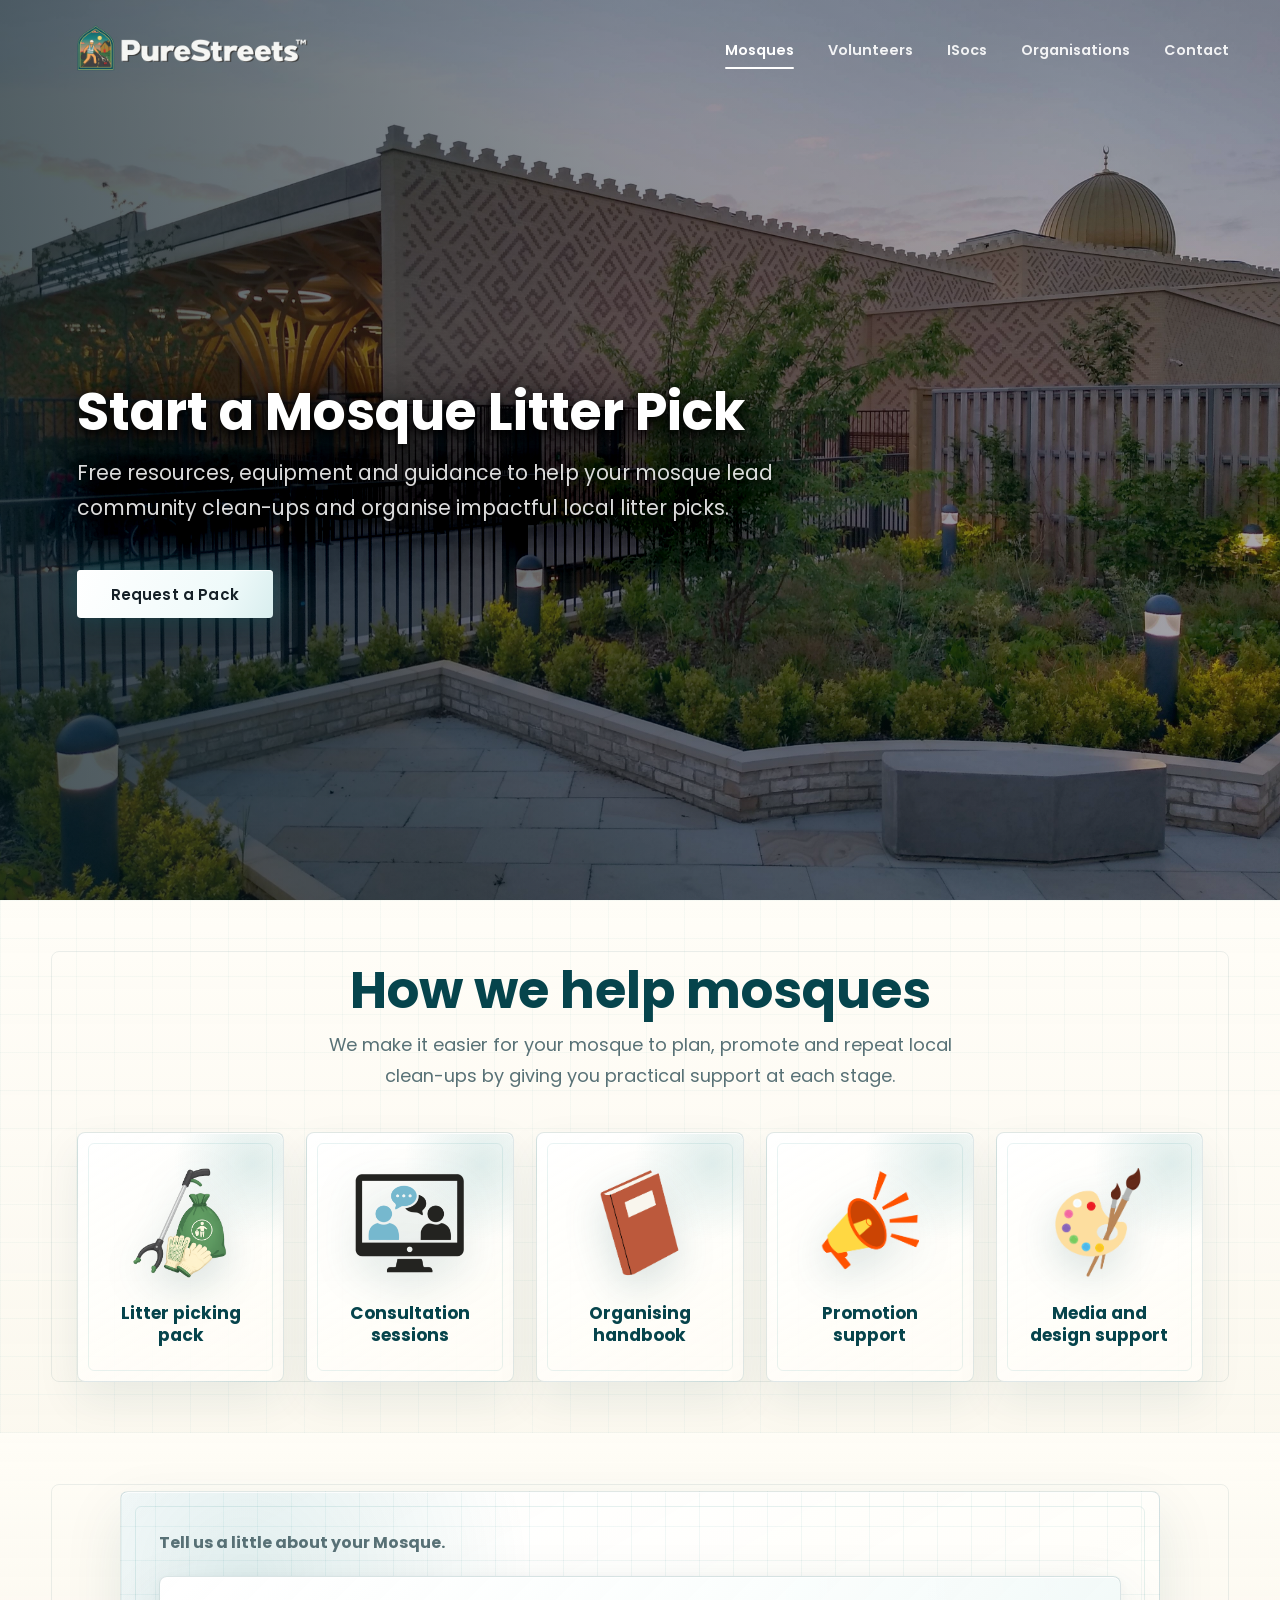
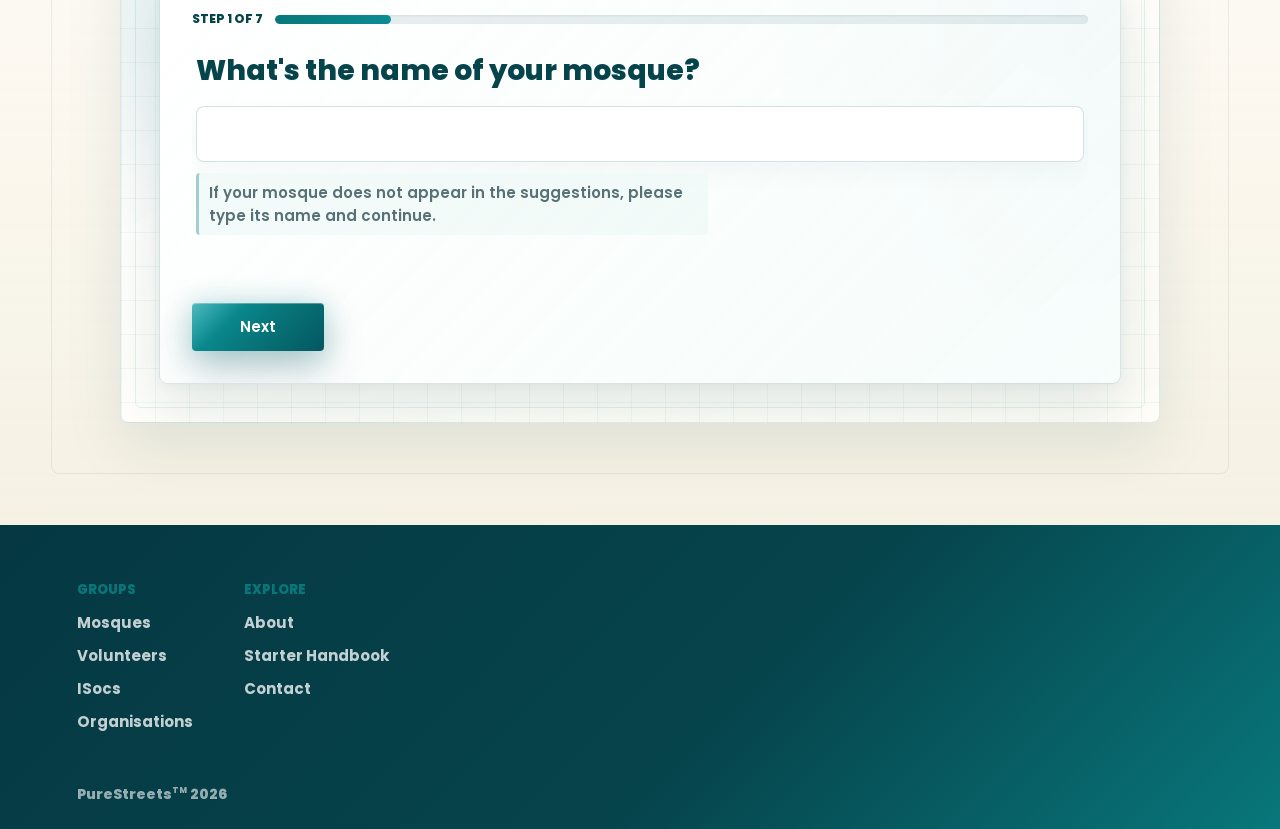
<file: mosques.html>
<!DOCTYPE html>
<html lang="en">
<head>
  <meta charset="UTF-8" />
  <meta name="viewport" content="width=device-width, initial-scale=1.0" />
  <meta name="description" content="PureStreets support for mosques organising community litter picks with guidance, equipment and practical next steps." />
  <title>PureStreets | Mosques</title>
  <link rel="preload" as="image" href="assets/img/mosque.jpg" fetchpriority="high" />
  <link rel="preconnect" href="https://fonts.googleapis.com" />
  <link rel="preconnect" href="https://fonts.gstatic.com" crossorigin />
  <link href="https://fonts.googleapis.com/css2?family=Amiri:wght@400;700&family=Poppins:wght@400;500;600;700;800&display=swap" rel="stylesheet" />
  <link rel="icon" type="image/png" href="assets/img/favicon.png" />
  <link rel="apple-touch-icon" href="assets/img/favicon.png" />
  <link rel="stylesheet" href="style.css?v=mosque-form-8" />
</head>
<body class="subpage group-page">
  <header class="site-header is-scrolled" data-header>
    <a class="brand" href="index.html" aria-label="PureStreets home">
      <img src="assets/img/logolong.png" alt="PureStreets" />
    </a>
    <button class="nav-toggle" type="button" aria-label="Open menu" aria-expanded="false" data-nav-toggle>
      <span></span><span></span><span></span>
    </button>
    <nav class="site-nav" data-nav>
      <a class="is-active" href="mosques.html">Mosques</a>
      <a href="volunteers.html">Volunteers</a>
      <a href="isocs.html">ISocs</a>
      <a href="organisation.html">Organisations</a>
      <a href="contact.html">Contact</a>
    </nav>
  </header>

  <main>
    <section class="group-hero group-hero--mosques" aria-labelledby="group-title">
      <div class="group-hero__content">
        <h1 id="group-title">Start a Mosque Litter Pick</h1>
        <p>Free resources, equipment and guidance to help your mosque lead community clean-ups and organise impactful local litter picks.</p>
        <div class="hero__actions">
          <a class="button button--primary hero-cta" href="#mosque-support-steps">Request a Pack</a>
        </div>
      </div>
    </section>

    <section class="mosque-help-summary" aria-labelledby="mosque-help-title">
      <div class="section-kicker">
        <h2 id="mosque-help-title">How we help mosques</h2>
        <p>We make it easier for your mosque to plan, promote and repeat local clean-ups by giving you practical support at each stage.</p>
      </div>
      <div class="mosque-help-summary__grid" aria-label="PureStreets mosque support benefits">
        <article class="mosque-help-card">
          <img src="assets/img/litterpack.png" alt="" loading="lazy" aria-hidden="true" />
          <h3>Litter picking pack</h3>
        </article>
        <article class="mosque-help-card">
          <img src="assets/img/onlineconsultation.png" alt="" loading="lazy" aria-hidden="true" />
          <h3>Consultation sessions</h3>
        </article>
        <article class="mosque-help-card">
          <img src="assets/img/handbookicon.png" alt="" loading="lazy" aria-hidden="true" />
          <h3>Organising handbook</h3>
        </article>
        <article class="mosque-help-card">
          <img src="assets/img/promo.png" alt="" loading="lazy" aria-hidden="true" />
          <h3>Promotion support</h3>
        </article>
        <article class="mosque-help-card">
          <img src="assets/img/media.png" alt="" loading="lazy" aria-hidden="true" />
          <h3>Media and design support</h3>
        </article>
      </div>
    </section>

    <section id="mosque-support-steps" class="group-next mosque-process mosque-process--patterned" aria-label="Mosque support steps">
      <div class="mosque-process__steps">
        <article class="mosque-process__card mosque-process__card--form">
          <div class="mosque-process__copy">
            <p>Tell us a little about your Mosque.</p>
          </div>
          <form class="mosque-carousel-form" action="/api/mosque-enquiry" method="POST" data-forminit-id="ni2r024a56j" data-email-fallback="https://formsubmit.co/ajax/purestreets0@gmail.com" data-mosque-form novalidate>
            <input type="hidden" name="_subject" value="New mosque support pack request" />
            <input type="hidden" name="_template" value="table" />
            <input type="hidden" name="_captcha" value="false" />
            <input class="form-honey" type="text" name="_honey" tabindex="-1" autocomplete="off" aria-hidden="true" />

            <div class="mosque-carousel-form__top">
              <p data-mosque-step-label>Step 1 of 7</p>
              <div class="mosque-carousel-form__progress" aria-hidden="true">
                <span data-mosque-progress></span>
              </div>
            </div>

            <div class="mosque-carousel-form__viewport">
              <div class="mosque-carousel-form__track" data-mosque-track>
                <section class="mosque-carousel-form__slide" data-mosque-slide aria-labelledby="mosque-form-step-1">
                  <label class="mosque-carousel-form__field">
                    <span id="mosque-form-step-1">What's the name of your mosque?</span>
                    <input type="text" name="Mosque name" autocomplete="off" role="combobox" aria-autocomplete="list" aria-expanded="false" aria-controls="mosque-name-suggestions" data-mosque-name-input data-mosque-csv="assets/docs/MosquesJul26.csv" aria-describedby="mosque-address-message" required />
                    <div id="mosque-name-suggestions" class="mosque-name-suggestions" data-mosque-name-list role="listbox" hidden></div>
                    <small class="mosque-name-hint">If your mosque does not appear in the suggestions, please type its name and continue.</small>
                  </label>
                  <input type="hidden" name="Mosque address" data-mosque-address-input />
                  <div class="mosque-address-match" data-mosque-address-panel hidden>
                    <p id="mosque-address-message" data-mosque-address-message></p>
                    <label class="mosque-address-match__select" data-mosque-address-select-wrap hidden>
                      <span>Choose the correct address</span>
                      <select data-mosque-address-select aria-label="Choose the correct mosque address">
                        <option value="">Select an address</option>
                      </select>
                    </label>
                  </div>
                </section>

                <section class="mosque-carousel-form__slide" data-mosque-slide aria-labelledby="mosque-form-step-2">
                  <fieldset class="mosque-carousel-form__fieldset">
                    <legend id="mosque-form-step-2">Which of the following would be most useful for you?</legend>
                    <label class="mosque-option-card">
                      <input type="checkbox" name="Support requested" value="Free starter pack" />
                      <span>I would like a free starter pack <small>litter pickers and gloves</small></span>
                    </label>
                    <label class="mosque-option-card">
                      <input type="checkbox" name="Support requested" value="Online consultation" />
                      <span>I would like an online consultation on how to get started</span>
                    </label>
                    <label class="mosque-option-card">
                      <input type="checkbox" name="Support requested" value="Promotional materials" />
                      <span>I would like help designing promotional materials for our litter-picking events</span>
                    </label>
                    <label class="mosque-option-card">
                      <input type="checkbox" name="Support requested" value="All of the above" data-all-support />
                      <span>All of the above</span>
                    </label>
                  </fieldset>
                </section>

                <section class="mosque-carousel-form__slide" data-mosque-slide aria-labelledby="mosque-form-step-3">
                  <fieldset class="mosque-carousel-form__fieldset">
                    <legend id="mosque-form-step-3">How often would your mosque like to do litter picks in the long term?</legend>
                    <label class="mosque-option-card">
                      <input type="radio" name="Pick frequency" value="Weekly" required />
                      <span>Weekly</span>
                    </label>
                    <label class="mosque-option-card">
                      <input type="radio" name="Pick frequency" value="Fortnightly" />
                      <span>Fortnightly</span>
                    </label>
                    <label class="mosque-option-card">
                      <input type="radio" name="Pick frequency" value="Monthly" />
                      <span>Monthly</span>
                    </label>
                    <label class="mosque-option-card">
                      <input type="radio" name="Pick frequency" value="A few times a year" />
                      <span>A few times a year</span>
                    </label>
                  </fieldset>
                </section>

                <section class="mosque-carousel-form__slide" data-mosque-slide aria-labelledby="mosque-form-step-4">
                  <label class="mosque-carousel-form__field">
                    <span id="mosque-form-step-4">Anything else you would like us to know?</span>
                    <small>You can share any extra details about your mosque, your area or what support would be most helpful.</small>
                    <textarea name="Additional details" rows="5"></textarea>
                  </label>
                </section>

                <section class="mosque-carousel-form__slide" data-mosque-slide aria-labelledby="mosque-form-step-5">
                  <label class="mosque-carousel-form__field">
                    <span id="mosque-form-step-5">What is your name?</span>
                    <input type="text" name="Contact name" autocomplete="name" required />
                  </label>
                </section>

                <section class="mosque-carousel-form__slide" data-mosque-slide aria-labelledby="mosque-form-step-6">
                  <label class="mosque-carousel-form__field">
                    <span id="mosque-form-step-6">What is your email address?</span>
                    <small>We will use this email to respond to your request.</small>
                    <input type="email" name="email" autocomplete="email" required />
                  </label>
                </section>

                <section class="mosque-carousel-form__slide" data-mosque-slide aria-labelledby="mosque-form-step-7">
                  <label class="mosque-carousel-form__field">
                    <span id="mosque-form-step-7">What is your mobile number?</span>
                    <small>We'll use this to get in touch about supporting your mosque.</small>
                    <input type="tel" name="Phone number" autocomplete="tel" inputmode="tel" required pattern="^[+()0-9\s-]{7,20}$" />
                  </label>
                </section>
              </div>
            </div>

            <p class="mosque-carousel-form__error" data-mosque-error aria-live="polite"></p>
            <div class="mosque-carousel-form__actions">
              <button class="button button--secondary is-hidden" type="button" data-mosque-back hidden style="display: none;">Back</button>
              <button class="button button--primary hero-cta" type="button" data-mosque-next>Next</button>
              <button class="button button--primary hero-cta is-hidden" type="submit" data-mosque-submit hidden style="display: none;">Submit</button>
            </div>

            <div class="mosque-carousel-form__success" data-mosque-success role="status" aria-live="polite" tabindex="-1" hidden>
              <strong>Thank you.</strong>
              <p>Your request has been sent. A member of the PureStreets team will be in touch soon. If you do not receive an email receipt for any reason, please email purestreets0@gmail.com to get in touch.</p>
              <a class="button button--primary hero-cta mosque-carousel-form__guide" href="assets/docs/community-litter-pick-guide_compressed.pdf" target="_blank" rel="noreferrer">Open the community handbook</a>
            </div>
          </form>
        </article>
      </div>
    </section>
  </main>

  <footer class="site-footer">
    <div class="footer-brand" aria-hidden="true"></div>
    <nav class="footer-column" aria-label="PureStreets groups">
      <h2>Groups</h2>
      <a href="mosques.html">Mosques</a>
      <a href="volunteers.html">Volunteers</a>
      <a href="isocs.html">ISocs</a>
      <a href="organisation.html">Organisations</a>
    </nav>
    <nav class="footer-column" aria-label="PureStreets links">
      <h2>Explore</h2>
      <a href="index.html#about">About</a>
      <a href="assets/docs/community-litter-pick-guide_compressed.pdf" target="_blank" rel="noreferrer">Starter Handbook</a>
      <a href="contact.html">Contact</a>
    </nav>
    <p class="footer-trademark">PureStreets<sup>TM</sup> 2026</p>
  </footer>
  <script src="script.js?v=backup-receipt-1"></script>
</body>
</html>
</file>
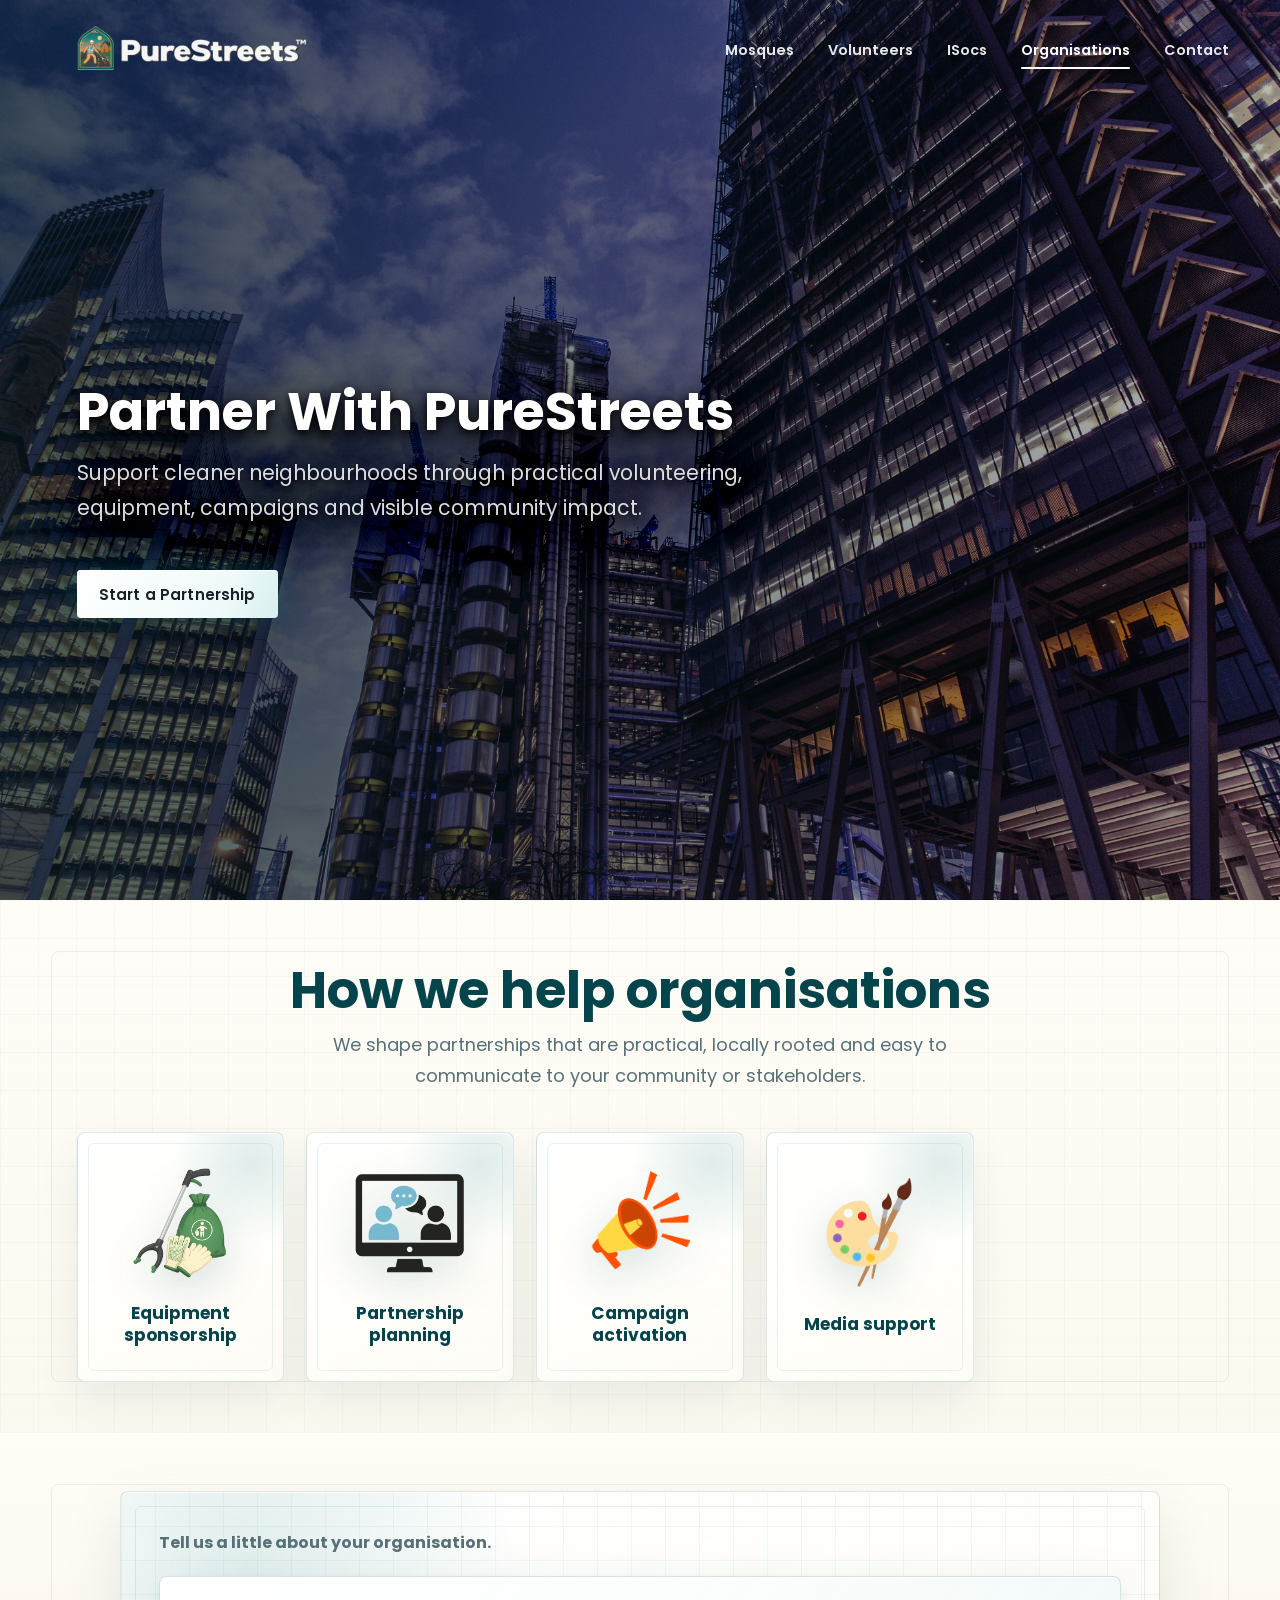
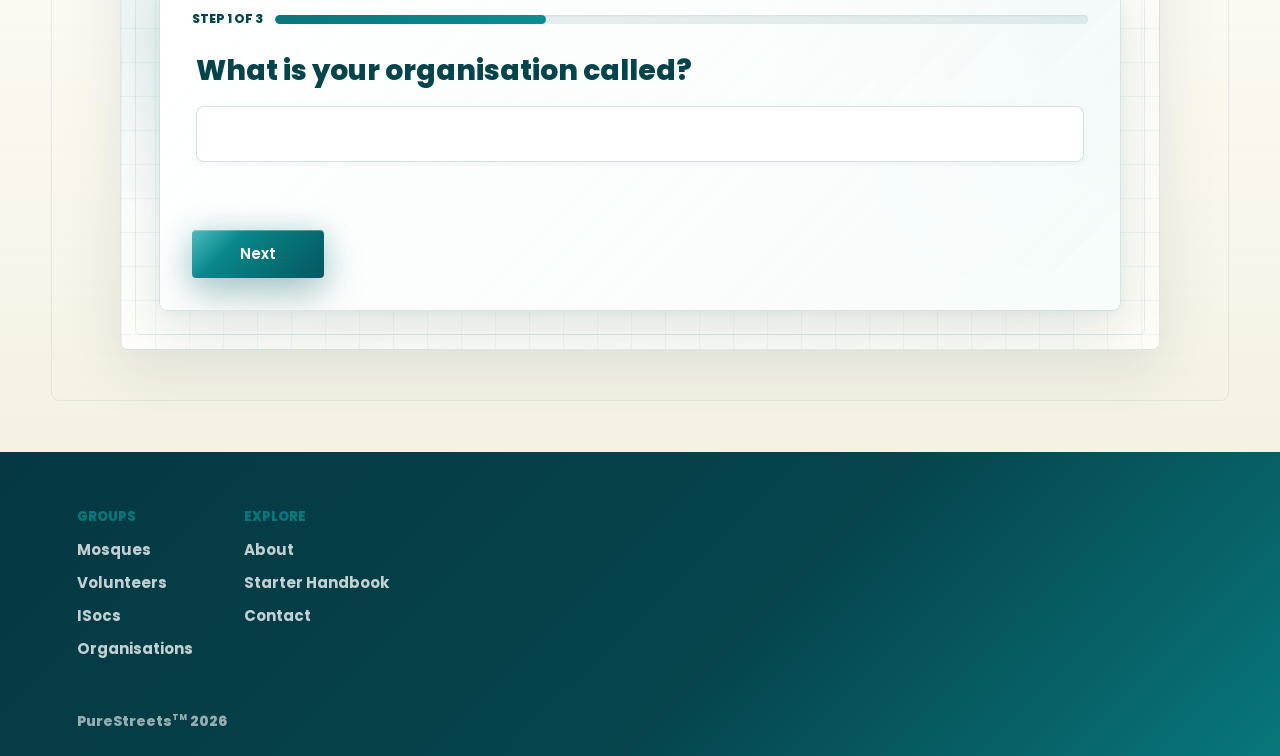
<file: organisation.html>
<!DOCTYPE html>
<html lang="en">
<head>
  <meta charset="UTF-8" />
  <meta name="viewport" content="width=device-width, initial-scale=1.0" />
  <meta name="description" content="PureStreets partnership information for organisations that want to support cleaner communities." />
  <title>PureStreets | Organisations</title>
  <link rel="preload" as="image" href="assets/img/Organisation.jpg" fetchpriority="high" />
  <link rel="preconnect" href="https://fonts.googleapis.com" />
  <link rel="preconnect" href="https://fonts.gstatic.com" crossorigin />
  <link href="https://fonts.googleapis.com/css2?family=Amiri:wght@400;700&family=Poppins:wght@400;500;600;700;800&display=swap" rel="stylesheet" />
  <link rel="icon" type="image/png" href="assets/img/favicon.png" />
  <link rel="apple-touch-icon" href="assets/img/favicon.png" />
  <link rel="stylesheet" href="style.css?v=group-pages-1" />
</head>
<body class="subpage group-page">
  <header class="site-header is-scrolled" data-header>
    <a class="brand" href="index.html" aria-label="PureStreets home">
      <img src="assets/img/logolong.png" alt="PureStreets" />
    </a>
    <button class="nav-toggle" type="button" aria-label="Open menu" aria-expanded="false" data-nav-toggle>
      <span></span><span></span><span></span>
    </button>
    <nav class="site-nav" data-nav>
      <a href="mosques.html">Mosques</a>
      <a href="volunteers.html">Volunteers</a>
      <a href="isocs.html">ISocs</a>
      <a class="is-active" href="organisation.html">Organisations</a>
      <a href="contact.html">Contact</a>
    </nav>
  </header>

  <main>
    <section class="group-hero group-hero--organisation" aria-labelledby="group-title">
      <div class="group-hero__content">
        <h1 id="group-title">Partner With PureStreets</h1>
        <p>Support cleaner neighbourhoods through practical volunteering, equipment, campaigns and visible community impact.</p>
        <div class="hero__actions">
          <a class="button button--primary hero-cta" href="#organisation-support-steps">Start a Partnership</a>
        </div>
      </div>
    </section>

    <section class="mosque-help-summary" aria-labelledby="organisation-help-title">
      <div class="section-kicker">
        <h2 id="organisation-help-title">How we help organisations</h2>
        <p>We shape partnerships that are practical, locally rooted and easy to communicate to your community or stakeholders.</p>
      </div>
      <div class="mosque-help-summary__grid" aria-label="PureStreets organisation partnership support">
        <article class="mosque-help-card">
          <img src="assets/img/litterpack.png" alt="" loading="lazy" aria-hidden="true" />
          <h3>Equipment sponsorship</h3>
        </article>
        <article class="mosque-help-card">
          <img src="assets/img/onlineconsultation.png" alt="" loading="lazy" aria-hidden="true" />
          <h3>Partnership planning</h3>
        </article>
        <article class="mosque-help-card">
          <img src="assets/img/promo.png" alt="" loading="lazy" aria-hidden="true" />
          <h3>Campaign activation</h3>
        </article>
        <article class="mosque-help-card">
          <img src="assets/img/media.png" alt="" loading="lazy" aria-hidden="true" />
          <h3>Media support</h3>
        </article>
      </div>
    </section>

    <section id="organisation-support-steps" class="group-next mosque-process mosque-process--patterned" aria-label="Organisation partnership form">
      <div class="mosque-process__steps">
        <article class="mosque-process__card mosque-process__card--form">
          <div class="mosque-process__copy">
            <p>Tell us a little about your organisation.</p>
          </div>
          <form class="mosque-carousel-form" action="/api/group-enquiry" method="POST" data-forminit-id="ni2r024a56j" data-email-fallback="https://formsubmit.co/ajax/purestreets0@gmail.com" data-group-form data-group-type="Organisation" novalidate>
            <input type="hidden" name="Group type" value="Organisation" />
            <div class="mosque-carousel-form__top">
              <p data-group-step-label>Step 1 of 3</p>
              <div class="mosque-carousel-form__progress" aria-hidden="true">
                <span data-group-progress></span>
              </div>
            </div>

            <div class="mosque-carousel-form__viewport">
              <div class="mosque-carousel-form__track" data-group-track>
                <section class="mosque-carousel-form__slide" data-group-slide aria-labelledby="organisation-form-step-1">
                  <label class="mosque-carousel-form__field">
                    <span id="organisation-form-step-1">What is your organisation called?</span>
                    <input type="text" name="Organisation name" autocomplete="organization" required />
                  </label>
                </section>

                <section class="mosque-carousel-form__slide" data-group-slide aria-labelledby="organisation-form-step-2">
                  <label class="mosque-carousel-form__field">
                    <span id="organisation-form-step-2">What is your email address?</span>
                    <input type="email" name="email" autocomplete="email" required />
                  </label>
                </section>

                <section class="mosque-carousel-form__slide" data-group-slide aria-labelledby="organisation-form-step-3">
                  <label class="mosque-carousel-form__field">
                    <span id="organisation-form-step-3">What is your phone number?</span>
                    <input type="tel" name="Phone number" autocomplete="tel" inputmode="tel" required pattern="^[+()0-9\s-]{7,20}$" />
                  </label>
                </section>
              </div>
            </div>

            <p class="mosque-carousel-form__error" data-group-error aria-live="polite"></p>
            <div class="mosque-carousel-form__actions">
              <button class="button button--secondary is-hidden" type="button" data-group-back hidden style="display: none;">Back</button>
              <button class="button button--primary hero-cta" type="button" data-group-next>Next</button>
              <button class="button button--primary hero-cta is-hidden" type="submit" data-group-submit hidden style="display: none;">Submit</button>
            </div>

            <div class="mosque-carousel-form__success" data-group-success role="status" aria-live="polite" tabindex="-1" hidden>
              <strong>Thank you.</strong>
              <p>Your partnership enquiry has been sent. A member of the PureStreets team will be in touch soon. If you do not receive an email receipt for any reason, please email purestreets0@gmail.com to get in touch.</p>
              <a class="button button--primary hero-cta mosque-carousel-form__guide" href="assets/docs/community-litter-pick-guide_compressed.pdf" target="_blank" rel="noreferrer">Open the community handbook</a>
            </div>
          </form>
        </article>
      </div>
    </section>
  </main>

  <footer class="site-footer">
    <div class="footer-brand" aria-hidden="true"></div>
    <nav class="footer-column" aria-label="PureStreets groups">
      <h2>Groups</h2>
      <a href="mosques.html">Mosques</a>
      <a href="volunteers.html">Volunteers</a>
      <a href="isocs.html">ISocs</a>
      <a href="organisation.html">Organisations</a>
    </nav>
    <nav class="footer-column" aria-label="PureStreets links">
      <h2>Explore</h2>
      <a href="index.html#about">About</a>
      <a href="assets/docs/community-litter-pick-guide_compressed.pdf" target="_blank" rel="noreferrer">Starter Handbook</a>
      <a href="contact.html">Contact</a>
    </nav>
    <p class="footer-trademark">PureStreets<sup>TM</sup> 2026</p>
  </footer>
  <script src="script.js?v=backup-receipt-1"></script>
</body>
</html>
</file>
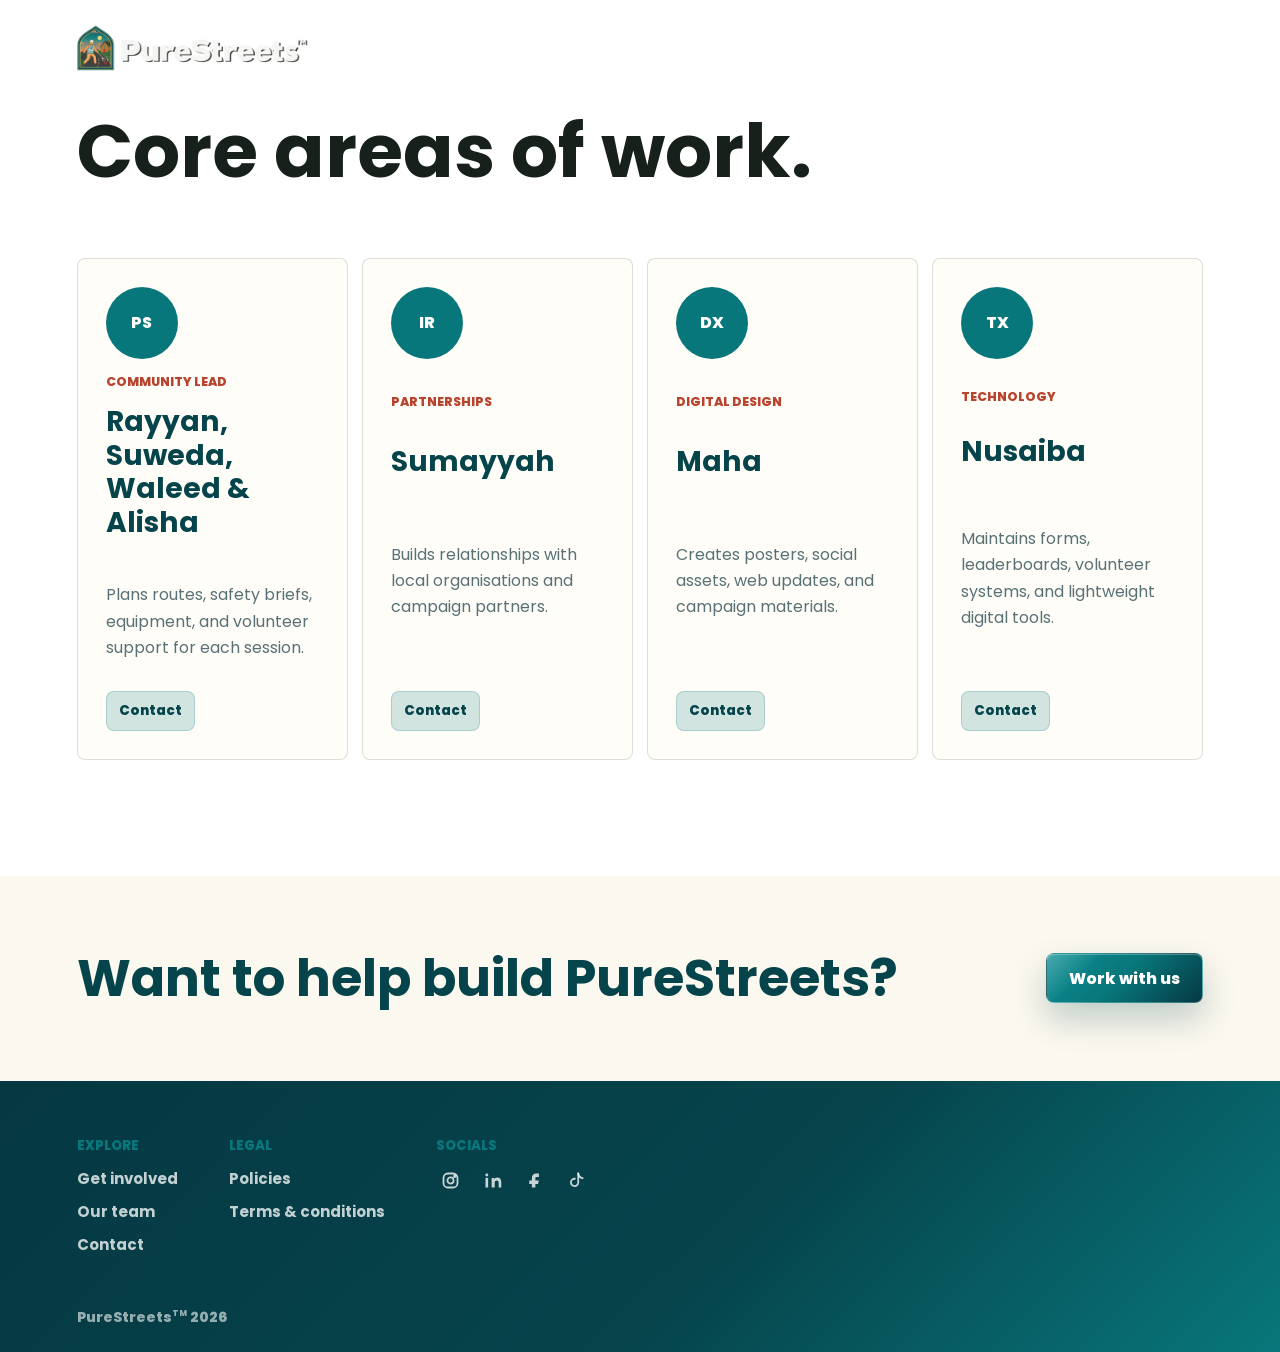
<file: our-team.html>
<!DOCTYPE html>
<html lang="en">
<head>
  <meta charset="UTF-8" />
  <meta name="viewport" content="width=device-width, initial-scale=1.0" />
  <meta name="description" content="Meet the PureStreets team behind community clean-ups, partnerships, design, technology, and volunteer coordination." />
  <title>PureStreets</title>
  <link rel="preconnect" href="https://fonts.googleapis.com" />
  <link rel="preconnect" href="https://fonts.gstatic.com" crossorigin />
  <link href="https://fonts.googleapis.com/css2?family=Poppins:wght@400;500;600;700;800&display=swap" rel="stylesheet" />
  <link rel="icon" type="image/png" href="assets/img/favicon.png" />
  <link rel="apple-touch-icon" href="assets/img/favicon.png" />
  <link rel="stylesheet" href="style.css" />
  <link rel="canonical" href="https://purestreets1.github.io/Purestreets/our-team.html" />
  <meta property="og:title" content="PureStreets | Our Team" />
  <meta property="og:description" content="Meet the PureStreets team behind community clean-ups, partnerships, design, technology, and volunteer coordination." />
  <meta property="og:type" content="website" />
  <meta property="og:url" content="https://purestreets1.github.io/Purestreets/our-team.html" />
  <meta property="og:image" content="https://purestreets1.github.io/Purestreets/assets/img/hero-banner.jpg" />
  <meta name="twitter:card" content="summary_large_image" />
  <script type="application/ld+json">
  {
    "@context": "https://schema.org",
    "@type": "Organization",
    "name": "PureStreets",
    "url": "https://purestreets1.github.io/Purestreets/",
    "logo": "https://purestreets1.github.io/Purestreets/assets/img/Transparent%20-%20HI%20VIS%20-%20White%20TextStyle2.png",
    "member": [
      { "@type": "Person", "name": "Rayyan", "jobTitle": "Community lead" },
      { "@type": "Person", "name": "Suweda", "jobTitle": "Community lead" },
      { "@type": "Person", "name": "Waleed", "jobTitle": "Community lead" },
      { "@type": "Person", "name": "Alisha", "jobTitle": "Community lead" },
      { "@type": "Person", "name": "Sumayyah", "jobTitle": "Partnerships" },
      { "@type": "Person", "name": "Maha", "jobTitle": "Digital design" },
      { "@type": "Person", "name": "Nusaiba", "jobTitle": "Technology" }
    ]
  }
  </script>
</head>
<body class="subpage">
  <header class="site-header is-scrolled" data-header>
    <a class="brand" href="index.html" aria-label="PureStreets home">
      <img src="assets/img/logolong.png" alt="PureStreets" />
    </a>
    <button class="nav-toggle" type="button" aria-label="Open menu" aria-expanded="false" data-nav-toggle>
      <span></span><span></span><span></span>
    </button>
    <nav class="site-nav" data-nav>
      <a href="get-involved.html">Get involved</a>
      <a class="is-active" href="our-team.html">Our team</a>
      <a href="contact.html">Contact</a>
    </nav>
  </header>

  <main>
    <section class="team-section" aria-labelledby="team-title">
      <div class="team-section__head">
        <h1 id="team-title">Core areas of work.</h1>
      </div>
      <div class="team-grid">
        <article>
          <div class="team-avatar">PS</div>
          <span>Community lead</span>
          <h3>Rayyan, Suweda, Waleed &amp; Alisha</h3>
          <p>Plans routes, safety briefs, equipment, and volunteer support for each session.</p>
          <a class="team-contact" href="mailto:purestreets0@gmail.com?subject=Community%20lead%20enquiry">Contact</a>
        </article>
        <article>
          <div class="team-avatar">IR</div>
          <span>Partnerships</span>
          <h3>Sumayyah</h3>
          <p>Builds relationships with local organisations and campaign partners.</p>
          <a class="team-contact" href="mailto:purestreets0@gmail.com?subject=Mosques%20and%20partnerships%20enquiry">Contact</a>
        </article>
        <article>
          <div class="team-avatar">DX</div>
          <span>Digital design</span>
          <h3>Maha</h3>
          <p>Creates posters, social assets, web updates, and campaign materials.</p>
          <a class="team-contact" href="mailto:purestreets0@gmail.com?subject=Digital%20design%20enquiry">Contact</a>
        </article>
        <article>
          <div class="team-avatar">TX</div>
          <span>Technology</span>
          <h3>Nusaiba</h3>
          <p>Maintains forms, leaderboards, volunteer systems, and lightweight digital tools.</p>
          <a class="team-contact" href="mailto:purestreets0@gmail.com?subject=Technology%20enquiry">Contact</a>
        </article>
      </div>
    </section>

    <section class="team-cta" aria-label="Join the PureStreets team">
      <h2>Want to help build PureStreets?</h2>
      <a class="button button--primary" href="get-involved.html#work-with-us">Work with us</a>
    </section>
  </main>
  <footer class="site-footer">
    <div class="footer-brand" aria-hidden="true"></div>
    <nav class="footer-column footer-explore" aria-label="Explore PureStreets">
      <h2>Explore</h2>
      <a href="get-involved.html">Get involved</a>
      <a href="our-team.html">Our team</a>
      <a href="contact.html">Contact</a>
    </nav>
    <nav class="footer-column footer-legal" aria-label="Legal links">
      <h2>Legal</h2>
      <a href="policies.html">Policies</a>
      <a href="terms.html">Terms &amp; conditions</a>
    </nav>
    <nav class="footer-column social-links" aria-label="PureStreets social links">
      <h2>Socials</h2>
      <div class="footer-social-row">
        <a href="https://www.instagram.com/purestreets1/" target="_blank" rel="noreferrer" aria-label="Instagram">
          <svg viewBox="0 0 24 24" aria-hidden="true" focusable="false">
            <rect x="4" y="4" width="16" height="16" rx="5"></rect>
            <circle cx="12" cy="12" r="3.5"></circle>
            <circle cx="17" cy="7" r="1"></circle>
          </svg>
        </a>
        <a href="https://www.linkedin.com/company/purestreets/" target="_blank" rel="noreferrer" aria-label="LinkedIn">
          <svg viewBox="0 0 24 24" aria-hidden="true" focusable="false">
            <rect x="4" y="9" width="3" height="11"></rect>
            <circle cx="5.5" cy="5.8" r="1.7"></circle>
            <path d="M11 9h3v1.6c.6-1 1.8-1.9 3.5-1.9 2.4 0 4.5 1.5 4.5 5.1V20h-3v-5.6c0-1.6-.7-2.5-2-2.5-1.5 0-2.5 1-2.5 2.7V20h-3.5V9z"></path>
          </svg>
        </a>
        <a href="https://www.facebook.com/purestreets/" target="_blank" rel="noreferrer" aria-label="Facebook">
          <svg viewBox="0 0 24 24" aria-hidden="true" focusable="false">
            <path d="M14 8h3V4h-3c-3 0-5 2-5 5v3H6v4h3v4h4v-4h3l1-4h-4V9c0-.7.3-1 1-1z"></path>
          </svg>
        </a>
        <a href="https://www.tiktok.com/@purestreets1" target="_blank" rel="noreferrer" aria-label="TikTok">
          <svg viewBox="0 0 24 24" aria-hidden="true" focusable="false">
            <path d="M14 4v10.2a4.2 4.2 0 1 1-3.8-4.18"></path>
            <path d="M14 4c.5 3 2.3 4.9 5 5.4"></path>
          </svg>
        </a>
      </div>
    </nav>
    <p class="footer-trademark">PureStreets<sup>TM</sup> 2026</p>
  </footer>
  <script src="script.js"></script>
</body>
</html>
</file>
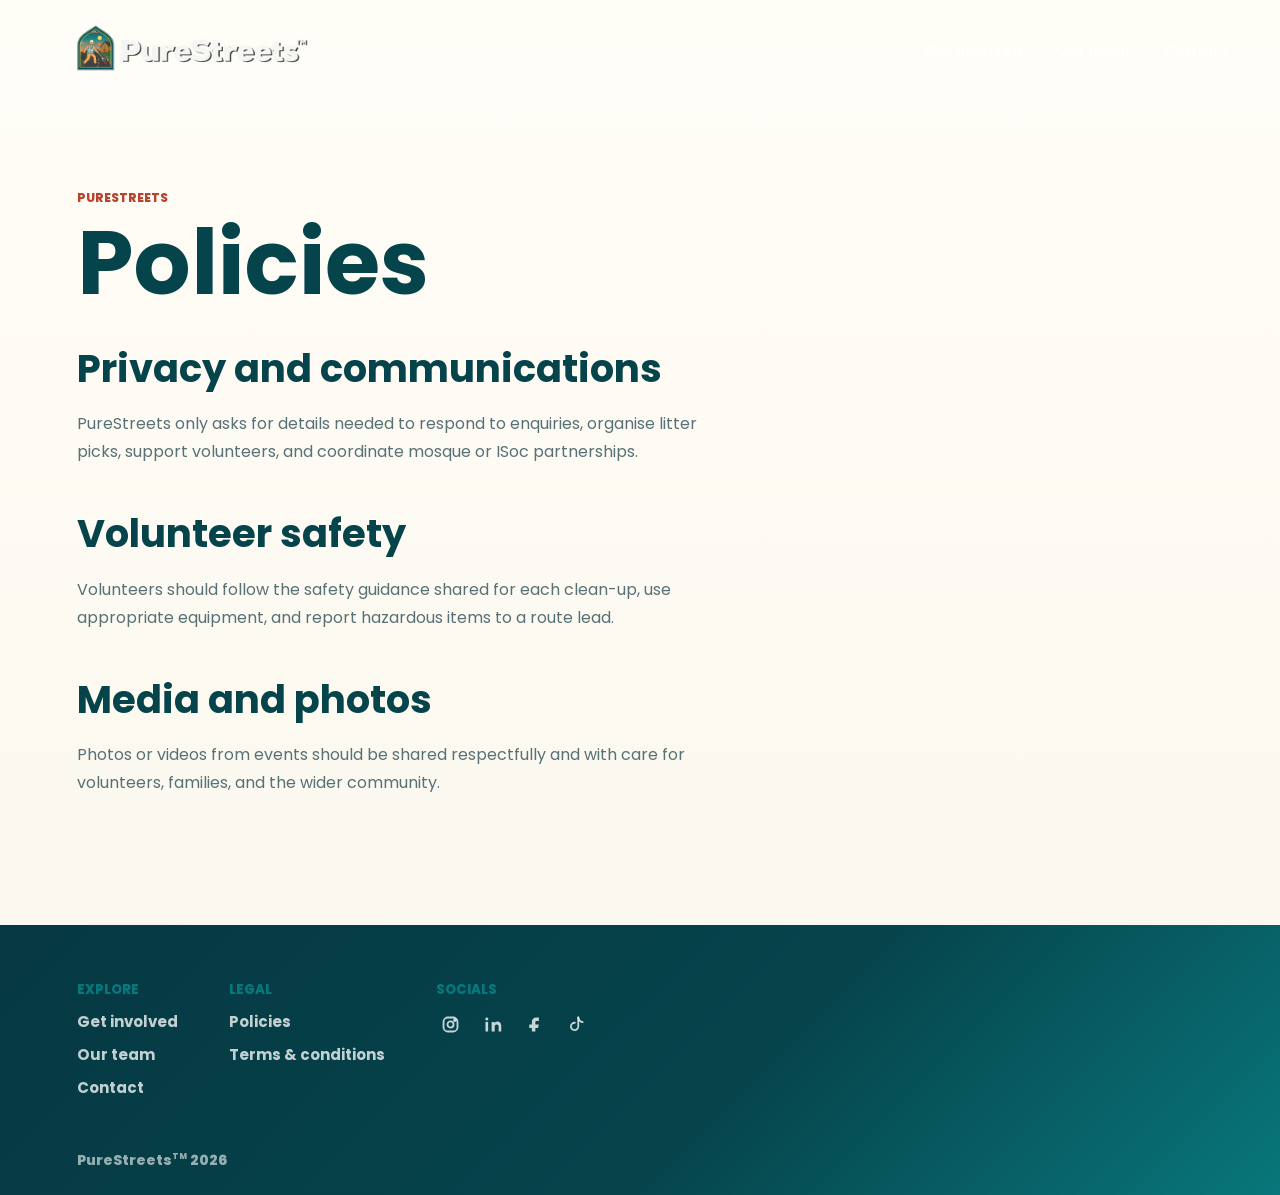
<file: policies.html>
<!DOCTYPE html>
<html lang="en">
<head>
  <meta charset="UTF-8" />
  <meta name="viewport" content="width=device-width, initial-scale=1.0" />
  <meta name="description" content="Policies for PureStreets." />
  <title>PureStreets</title>
  <link rel="canonical" href="https://purestreets1.github.io/Purestreets/policies.html" />
  <meta property="og:type" content="website" />
  <meta property="og:title" content="PureStreets | Policies" />
  <meta property="og:description" content="Policies for PureStreets." />
  <meta property="og:url" content="https://purestreets1.github.io/Purestreets/policies.html" />
  <meta property="og:image" content="https://purestreets1.github.io/Purestreets/assets/img/hero-banner.jpg" />
  <meta name="twitter:card" content="summary_large_image" />
  <script type="application/ld+json">
  {
    "@context": "https://schema.org",
    "@type": "Organization",
    "name": "PureStreets",
    "url": "https://purestreets1.github.io/Purestreets/",
    "logo": "https://purestreets1.github.io/Purestreets/assets/img/Transparent%20-%20HI%20VIS%20-%20White%20TextStyle2.png",
    "sameAs": [
      "https://www.instagram.com/purestreets1/",
      "https://www.linkedin.com/company/purestreets/",
      "https://www.facebook.com/purestreets/",
      "https://www.tiktok.com/@purestreets1"
    ]
  }
  </script>
  <link rel="preconnect" href="https://fonts.googleapis.com" />
  <link rel="preconnect" href="https://fonts.gstatic.com" crossorigin />
  <link href="https://fonts.googleapis.com/css2?family=Poppins:wght@400;500;600;700;800&display=swap" rel="stylesheet" />
  <link rel="icon" type="image/png" href="assets/img/favicon.png" />
  <link rel="apple-touch-icon" href="assets/img/favicon.png" />
  <link rel="stylesheet" href="style.css" />
</head>
<body class="subpage">
  <header class="site-header is-scrolled" data-header>
    <a class="brand" href="index.html" aria-label="PureStreets home">
      <img src="assets/img/logolong.png" alt="PureStreets" />
    </a>
    <button class="nav-toggle" type="button" aria-label="Open menu" aria-expanded="false" data-nav-toggle>
      <span></span><span></span><span></span>
    </button>
    <nav class="site-nav" data-nav>
      <a href="get-involved.html">Get involved</a>
      <a href="our-team.html">Our team</a>
      <a href="contact.html">Contact</a>
    </nav>
  </header>

  <main>
    <section class="legal-page">
      <p class="eyebrow">PureStreets</p>
      <h1>Policies</h1>
      <div class="legal-copy">
        <h2>Privacy and communications</h2>
        <p>PureStreets only asks for details needed to respond to enquiries, organise litter picks, support volunteers, and coordinate mosque or ISoc partnerships.</p>
        <h2>Volunteer safety</h2>
        <p>Volunteers should follow the safety guidance shared for each clean-up, use appropriate equipment, and report hazardous items to a route lead.</p>
        <h2>Media and photos</h2>
        <p>Photos or videos from events should be shared respectfully and with care for volunteers, families, and the wider community.</p>
      </div>
    </section>
  </main>

  <footer class="site-footer">
    <div class="footer-brand" aria-hidden="true"></div>
    <nav class="footer-column footer-explore" aria-label="Explore PureStreets">
      <h2>Explore</h2>
      <a href="get-involved.html">Get involved</a>
      <a href="our-team.html">Our team</a>
      <a href="contact.html">Contact</a>
    </nav>
    <nav class="footer-column footer-legal" aria-label="Legal links">
      <h2>Legal</h2>
      <a href="policies.html">Policies</a>
      <a href="terms.html">Terms &amp; conditions</a>
    </nav>
    <nav class="footer-column social-links" aria-label="PureStreets social links">
      <h2>Socials</h2>
      <div class="footer-social-row">
        <a href="https://www.instagram.com/purestreets1/" target="_blank" rel="noreferrer" aria-label="Instagram">
          <svg viewBox="0 0 24 24" aria-hidden="true" focusable="false">
            <rect x="4" y="4" width="16" height="16" rx="5"></rect>
            <circle cx="12" cy="12" r="3.5"></circle>
            <circle cx="17" cy="7" r="1"></circle>
          </svg>
        </a>
        <a href="https://www.linkedin.com/company/purestreets/" target="_blank" rel="noreferrer" aria-label="LinkedIn">
          <svg viewBox="0 0 24 24" aria-hidden="true" focusable="false">
            <rect x="4" y="9" width="3" height="11"></rect>
            <circle cx="5.5" cy="5.8" r="1.7"></circle>
            <path d="M11 9h3v1.6c.6-1 1.8-1.9 3.5-1.9 2.4 0 4.5 1.5 4.5 5.1V20h-3v-5.6c0-1.6-.7-2.5-2-2.5-1.5 0-2.5 1-2.5 2.7V20h-3.5V9z"></path>
          </svg>
        </a>
        <a href="https://www.facebook.com/purestreets/" target="_blank" rel="noreferrer" aria-label="Facebook">
          <svg viewBox="0 0 24 24" aria-hidden="true" focusable="false">
            <path d="M14 8h3V4h-3c-3 0-5 2-5 5v3H6v4h3v4h4v-4h3l1-4h-4V9c0-.7.3-1 1-1z"></path>
          </svg>
        </a>
        <a href="https://www.tiktok.com/@purestreets1" target="_blank" rel="noreferrer" aria-label="TikTok">
          <svg viewBox="0 0 24 24" aria-hidden="true" focusable="false">
            <path d="M14 4v10.2a4.2 4.2 0 1 1-3.8-4.18"></path>
            <path d="M14 4c.5 3 2.3 4.9 5 5.4"></path>
          </svg>
        </a>
      </div>
    </nav>
    <p class="footer-trademark">PureStreets<sup>TM</sup> 2026</p>
  </footer>
  <script src="script.js"></script>
</body>
</html>
</file>
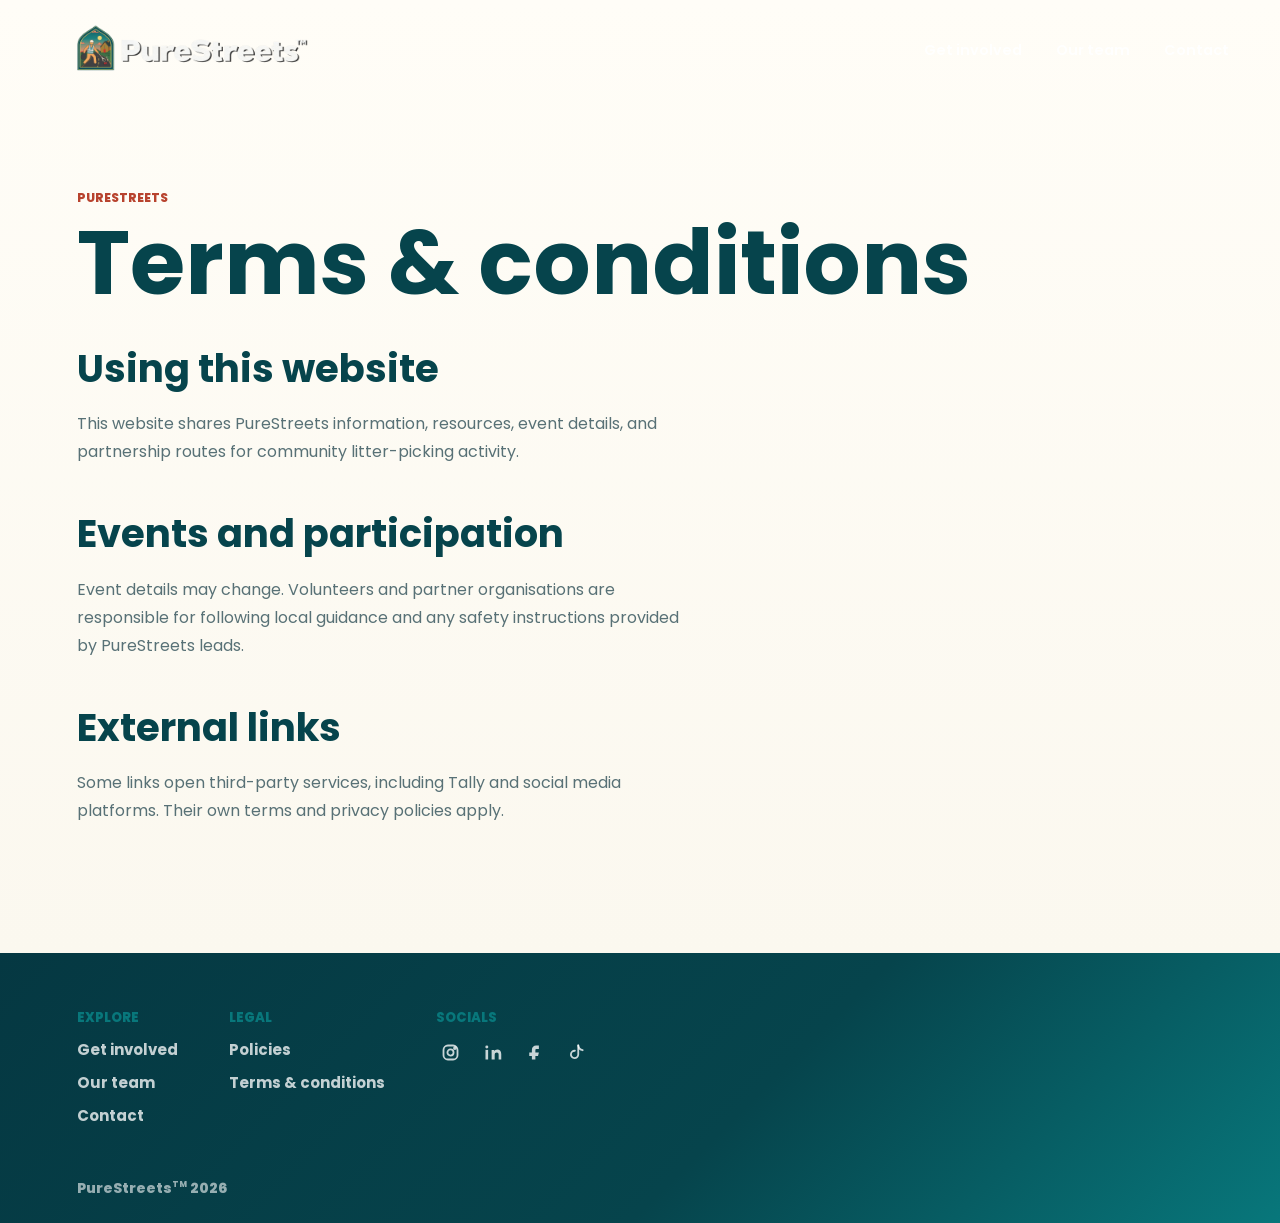
<file: terms.html>
<!DOCTYPE html>
<html lang="en">
<head>
  <meta charset="UTF-8" />
  <meta name="viewport" content="width=device-width, initial-scale=1.0" />
  <meta name="description" content="Terms & Conditions for PureStreets." />
  <title>PureStreets</title>
  <link rel="canonical" href="https://purestreets1.github.io/Purestreets/terms.html" />
  <meta property="og:type" content="website" />
  <meta property="og:title" content="PureStreets | Terms & Conditions" />
  <meta property="og:description" content="Terms & Conditions for PureStreets." />
  <meta property="og:url" content="https://purestreets1.github.io/Purestreets/terms.html" />
  <meta property="og:image" content="https://purestreets1.github.io/Purestreets/assets/img/hero-banner.jpg" />
  <meta name="twitter:card" content="summary_large_image" />
  <script type="application/ld+json">
  {
    "@context": "https://schema.org",
    "@type": "Organization",
    "name": "PureStreets",
    "url": "https://purestreets1.github.io/Purestreets/",
    "logo": "https://purestreets1.github.io/Purestreets/assets/img/Transparent%20-%20HI%20VIS%20-%20White%20TextStyle2.png",
    "sameAs": [
      "https://www.instagram.com/purestreets1/",
      "https://www.linkedin.com/company/purestreets/",
      "https://www.facebook.com/purestreets/",
      "https://www.tiktok.com/@purestreets1"
    ]
  }
  </script>
  <link rel="preconnect" href="https://fonts.googleapis.com" />
  <link rel="preconnect" href="https://fonts.gstatic.com" crossorigin />
  <link href="https://fonts.googleapis.com/css2?family=Poppins:wght@400;500;600;700;800&display=swap" rel="stylesheet" />
  <link rel="icon" type="image/png" href="assets/img/favicon.png" />
  <link rel="apple-touch-icon" href="assets/img/favicon.png" />
  <link rel="stylesheet" href="style.css" />
</head>
<body class="subpage">
  <header class="site-header is-scrolled" data-header>
    <a class="brand" href="index.html" aria-label="PureStreets home">
      <img src="assets/img/logolong.png" alt="PureStreets" />
    </a>
    <button class="nav-toggle" type="button" aria-label="Open menu" aria-expanded="false" data-nav-toggle>
      <span></span><span></span><span></span>
    </button>
    <nav class="site-nav" data-nav>
      <a href="get-involved.html">Get involved</a>
      <a href="our-team.html">Our team</a>
      <a href="contact.html">Contact</a>
    </nav>
  </header>

  <main>
    <section class="legal-page">
      <p class="eyebrow">PureStreets</p>
      <h1>Terms & conditions</h1>
      <div class="legal-copy">
        <h2>Using this website</h2>
        <p>This website shares PureStreets information, resources, event details, and partnership routes for community litter-picking activity.</p>
        <h2>Events and participation</h2>
        <p>Event details may change. Volunteers and partner organisations are responsible for following local guidance and any safety instructions provided by PureStreets leads.</p>
        <h2>External links</h2>
        <p>Some links open third-party services, including Tally and social media platforms. Their own terms and privacy policies apply.</p>
      </div>
    </section>
  </main>

  <footer class="site-footer">
    <div class="footer-brand" aria-hidden="true"></div>
    <nav class="footer-column footer-explore" aria-label="Explore PureStreets">
      <h2>Explore</h2>
      <a href="get-involved.html">Get involved</a>
      <a href="our-team.html">Our team</a>
      <a href="contact.html">Contact</a>
    </nav>
    <nav class="footer-column footer-legal" aria-label="Legal links">
      <h2>Legal</h2>
      <a href="policies.html">Policies</a>
      <a href="terms.html">Terms &amp; conditions</a>
    </nav>
    <nav class="footer-column social-links" aria-label="PureStreets social links">
      <h2>Socials</h2>
      <div class="footer-social-row">
        <a href="https://www.instagram.com/purestreets1/" target="_blank" rel="noreferrer" aria-label="Instagram">
          <svg viewBox="0 0 24 24" aria-hidden="true" focusable="false">
            <rect x="4" y="4" width="16" height="16" rx="5"></rect>
            <circle cx="12" cy="12" r="3.5"></circle>
            <circle cx="17" cy="7" r="1"></circle>
          </svg>
        </a>
        <a href="https://www.linkedin.com/company/purestreets/" target="_blank" rel="noreferrer" aria-label="LinkedIn">
          <svg viewBox="0 0 24 24" aria-hidden="true" focusable="false">
            <rect x="4" y="9" width="3" height="11"></rect>
            <circle cx="5.5" cy="5.8" r="1.7"></circle>
            <path d="M11 9h3v1.6c.6-1 1.8-1.9 3.5-1.9 2.4 0 4.5 1.5 4.5 5.1V20h-3v-5.6c0-1.6-.7-2.5-2-2.5-1.5 0-2.5 1-2.5 2.7V20h-3.5V9z"></path>
          </svg>
        </a>
        <a href="https://www.facebook.com/purestreets/" target="_blank" rel="noreferrer" aria-label="Facebook">
          <svg viewBox="0 0 24 24" aria-hidden="true" focusable="false">
            <path d="M14 8h3V4h-3c-3 0-5 2-5 5v3H6v4h3v4h4v-4h3l1-4h-4V9c0-.7.3-1 1-1z"></path>
          </svg>
        </a>
        <a href="https://www.tiktok.com/@purestreets1" target="_blank" rel="noreferrer" aria-label="TikTok">
          <svg viewBox="0 0 24 24" aria-hidden="true" focusable="false">
            <path d="M14 4v10.2a4.2 4.2 0 1 1-3.8-4.18"></path>
            <path d="M14 4c.5 3 2.3 4.9 5 5.4"></path>
          </svg>
        </a>
      </div>
    </nav>
    <p class="footer-trademark">PureStreets<sup>TM</sup> 2026</p>
  </footer>
  <script src="script.js"></script>
</body>
</html>
</file>
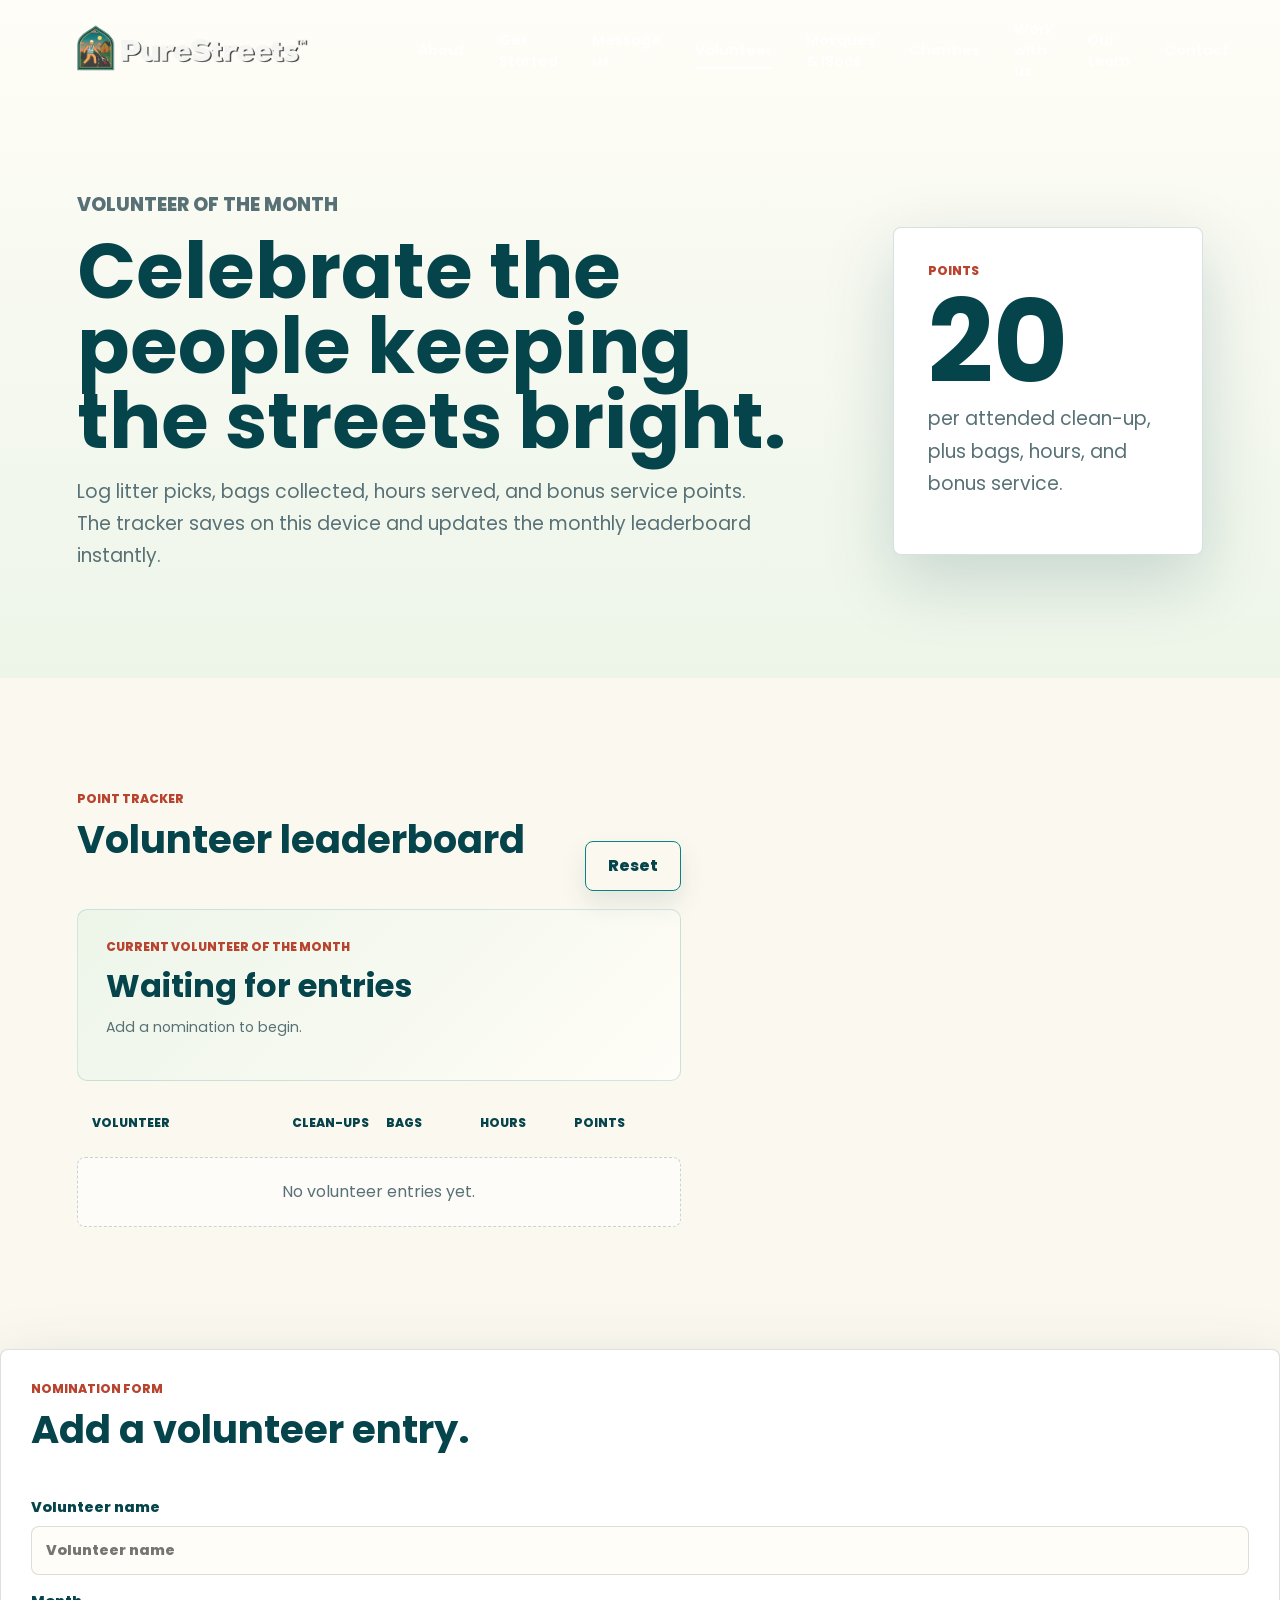
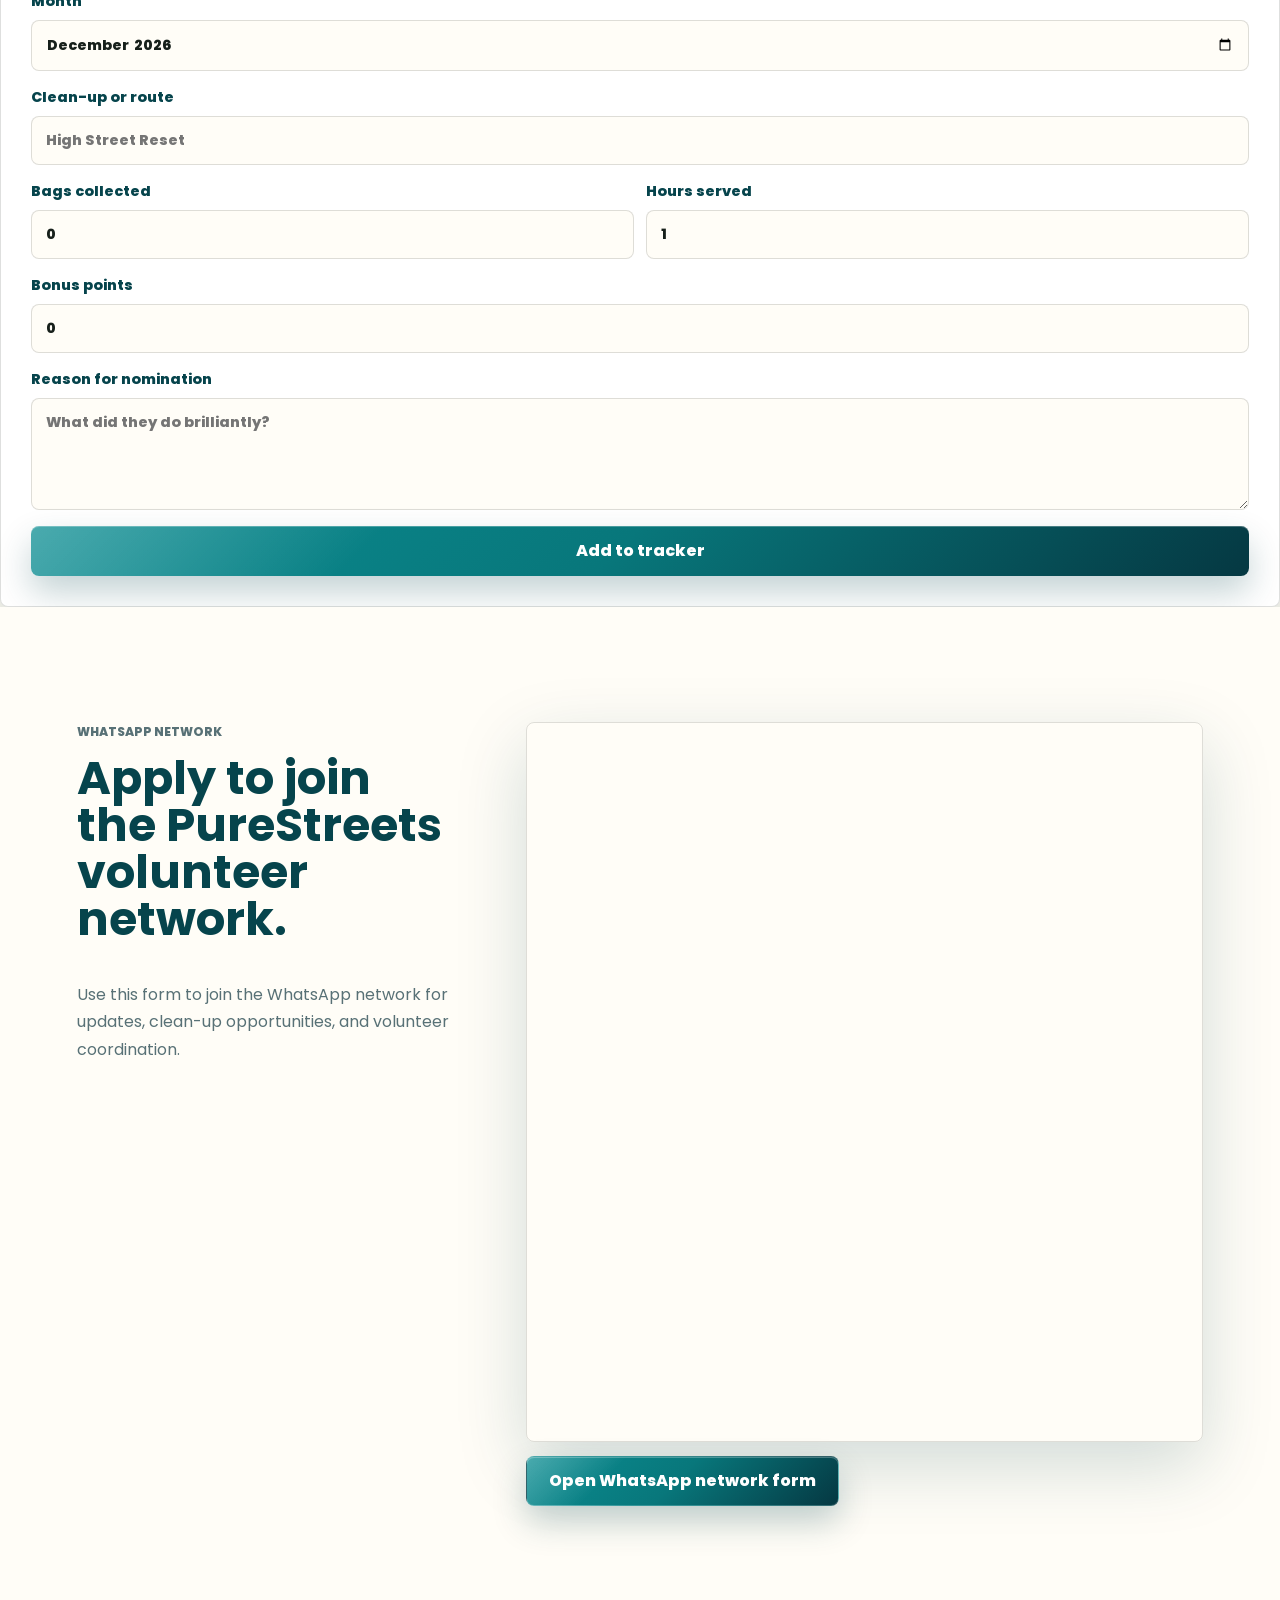
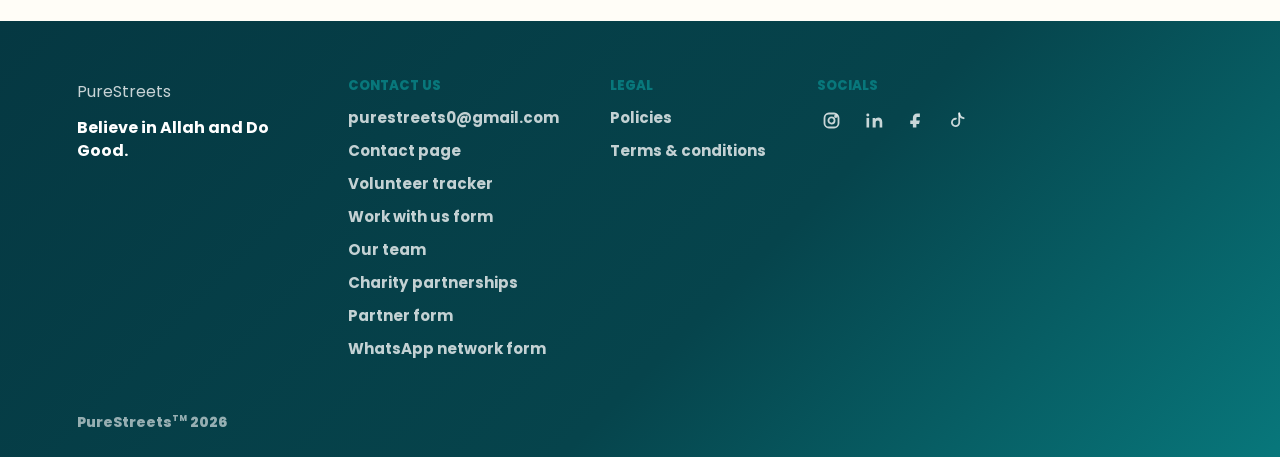
<file: volunteer-month.html>
<!DOCTYPE html>
<html lang="en">
<head>
  <meta charset="UTF-8" />
  <meta name="viewport" content="width=device-width, initial-scale=1.0" />
  <meta name="description" content="Nominate PureStreets volunteers of the month and track volunteer points for litter picks, hours, bags, and service." />
  <title>PureStreets | Volunteer of the Month</title>
  <link rel="preconnect" href="https://fonts.googleapis.com" />
  <link rel="preconnect" href="https://fonts.gstatic.com" crossorigin />
  <link href="https://fonts.googleapis.com/css2?family=Poppins:wght@400;500;600;700;800&display=swap" rel="stylesheet" />
  <link rel="icon" type="image/png" href="assets/img/favicon.png" />
  <link rel="apple-touch-icon" href="assets/img/favicon.png" />
  <link rel="stylesheet" href="style.css" />
</head>
<body class="subpage">
  <header class="site-header is-scrolled" data-header>
    <a class="brand" href="index.html" aria-label="PureStreets home">
      <img src="assets/img/logolong.png" alt="PureStreets" />
    </a>
    <button class="nav-toggle" type="button" aria-label="Open menu" aria-expanded="false" data-nav-toggle>
      <span></span><span></span><span></span>
    </button>
    <nav class="site-nav" data-nav>
      <a href="index.html#about">About</a>
      <a href="index.html#path">Get Started</a>
      <a href="index.html#contact">Message us</a>
      <a class="is-active" href="volunteer-month.html">Volunteer</a>

      <a href="mosques-isocs.html">Mosques &amp; ISocs</a>
      <a href="charities.html">Charities</a>
      <a href="work-with-us.html">Work with us</a>
      <a href="our-team.html">Our team</a>
      <a href="contact.html">Contact</a>
    </nav>
  </header>

  <main>
    <section id="volunteer-intro" class="volunteer-hero" data-reveal="down">
      <div>
        <p class="eyebrow">Volunteer of the month</p>
        <h1>Celebrate the people keeping the streets bright.</h1>
        <p>Log litter picks, bags collected, hours served, and bonus service points. The tracker saves on this device and updates the monthly leaderboard instantly.</p>
      </div>
      <div class="volunteer-hero__badge" aria-label="Volunteer point rules">
        <span>Points</span>
        <strong>20</strong>
        <p>per attended clean-up, plus bags, hours, and bonus service.</p>
      </div>
    </section>

    <a class="section-arrow" href="#volunteer-leaderboard" aria-label="Go to volunteer leaderboard" data-reveal="down" style="--reveal-delay: 160ms;">
      <span></span>
    </a>

    <section id="volunteer-leaderboard" class="volunteer-tracker volunteer-page" aria-labelledby="volunteer-board-title" data-reveal="down" style="--reveal-delay: 220ms;">
      <div class="volunteer-board" aria-live="polite">
        <div class="volunteer-board__head">
          <div>
            <p class="eyebrow">Point tracker</p>
            <h2 id="volunteer-board-title">Volunteer leaderboard</h2>
          </div>
          <button class="button button--outline" type="button" data-reset-volunteers>Reset</button>
        </div>

        <div class="leader-card volunteer-leader" data-volunteer-leader-card>
          <span>Current volunteer of the month</span>
          <strong data-volunteer-leader-name>Waiting for entries</strong>
          <p data-volunteer-leader-detail>Add a nomination to begin.</p>
        </div>

        <div class="volunteer-table" role="table" aria-label="Volunteer of the month point tracker">
          <div class="volunteer-row volunteer-row--head" role="row">
            <span role="columnheader">Volunteer</span>
            <span role="columnheader">Clean-ups</span>
            <span role="columnheader">Bags</span>
            <span role="columnheader">Hours</span>
            <span role="columnheader">Points</span>
          </div>
          <div class="volunteer-empty" data-volunteer-empty>No volunteer entries yet.</div>
          <div data-volunteer-rows></div>
        </div>
      </div>
    </section>

    <a class="section-arrow section-arrow--cream" href="#volunteer-form" aria-label="Go to volunteer entry form" data-reveal="down" style="--reveal-delay: 160ms;">
      <span></span>
    </a>

    <section id="volunteer-form" class="volunteer-form-section volunteer-page" aria-labelledby="volunteer-form-title" data-reveal="down" style="--reveal-delay: 220ms;">
      <form class="join-form volunteer-form" data-volunteer-form>
        <div>
          <p class="eyebrow">Nomination form</p>
          <h2 id="volunteer-form-title">Add a volunteer entry.</h2>
        </div>
        <label>
          <span>Volunteer name</span>
          <input type="text" name="name" placeholder="Volunteer name" required />
        </label>
        <label>
          <span>Month</span>
          <input type="month" name="month" required />
        </label>
        <label>
          <span>Clean-up or route</span>
          <input type="text" name="route" placeholder="High Street Reset" required />
        </label>
        <div class="volunteer-form__grid">
          <label>
            <span>Bags collected</span>
            <input type="number" name="bags" min="0" step="1" value="0" required />
          </label>
          <label>
            <span>Hours served</span>
            <input type="number" name="hours" min="0" step="0.5" value="1" required />
          </label>
        </div>
        <label>
          <span>Bonus points</span>
          <input type="number" name="bonus" min="0" step="1" value="0" />
        </label>
        <label>
          <span>Reason for nomination</span>
          <textarea name="note" rows="4" placeholder="What did they do brilliantly?"></textarea>
        </label>
        <button class="button button--primary" type="submit">Add to tracker</button>
      </form>
    </section>

    <a class="section-arrow section-arrow--cream" href="#volunteer-network" aria-label="Go to WhatsApp network form" data-reveal="down" style="--reveal-delay: 160ms;">
      <span></span>
    </a>
    <section id="volunteer-network" class="volunteer-network-section" aria-labelledby="volunteer-network-title" data-reveal="down" style="--reveal-delay: 220ms;">
      <div>
        <p class="eyebrow">WhatsApp network</p>
        <h2 id="volunteer-network-title">Apply to join the PureStreets volunteer network.</h2>
        <p>Use this form to join the WhatsApp network for updates, clean-up opportunities, and volunteer coordination.</p>
      </div>
      <div class="tally-embed">
        <iframe src="https://tally.so/r/3xLRX5" title="PureStreets WhatsApp network application form" loading="lazy"></iframe>
        <a class="button button--primary" href="https://tally.so/r/3xLRX5" target="_blank" rel="noreferrer">Open WhatsApp network form</a>
      </div>
    </section>
  </main>
  <footer class="site-footer">
    <div class="footer-brand">
      <span class="footer-logo-text">PureStreets</span>
      <p>Believe in Allah and Do Good.</p>
    </div>
    <div class="footer-column footer-contact">
      <h2>Contact us</h2>
      <a href="mailto:purestreets0@gmail.com">purestreets0@gmail.com</a>
      <a href="contact.html">Contact page</a>
      <a href="volunteer-month.html">Volunteer tracker</a>
      <a href="work-with-us.html">Work with us form</a>
      <a href="our-team.html">Our team</a>
      <a href="charities.html">Charity partnerships</a>
      <a href="https://tally.so/r/MeP2jX" target="_blank" rel="noreferrer">Partner form</a>
      <a href="https://tally.so/r/3xLRX5" target="_blank" rel="noreferrer">WhatsApp network form</a>
    </div>
    <nav class="footer-column footer-legal" aria-label="Legal links">
      <h2>Legal</h2>
      <a href="policies.html">Policies</a>
      <a href="terms.html">Terms &amp; conditions</a>
    </nav>
    <nav class="footer-column social-links" aria-label="PureStreets social links">
      <h2>Socials</h2>
      <div class="footer-social-row">
        <a href="https://www.instagram.com/purestreets1/" target="_blank" rel="noreferrer" aria-label="Instagram">
          <svg viewBox="0 0 24 24" aria-hidden="true" focusable="false">
            <rect x="4" y="4" width="16" height="16" rx="5"></rect>
            <circle cx="12" cy="12" r="3.5"></circle>
            <circle cx="17" cy="7" r="1"></circle>
          </svg>
        </a>
        <a href="https://www.linkedin.com/company/purestreets/" target="_blank" rel="noreferrer" aria-label="LinkedIn">
          <svg viewBox="0 0 24 24" aria-hidden="true" focusable="false">
            <rect x="4" y="9" width="3" height="11"></rect>
            <circle cx="5.5" cy="5.8" r="1.7"></circle>
            <path d="M11 9h3v1.6c.6-1 1.8-1.9 3.5-1.9 2.4 0 4.5 1.5 4.5 5.1V20h-3v-5.6c0-1.6-.7-2.5-2-2.5-1.5 0-2.5 1-2.5 2.7V20h-3.5V9z"></path>
          </svg>
        </a>
        <a href="https://www.facebook.com/purestreets/" target="_blank" rel="noreferrer" aria-label="Facebook">
          <svg viewBox="0 0 24 24" aria-hidden="true" focusable="false">
            <path d="M14 8h3V4h-3c-3 0-5 2-5 5v3H6v4h3v4h4v-4h3l1-4h-4V9c0-.7.3-1 1-1z"></path>
          </svg>
        </a>
        <a href="https://www.tiktok.com/@purestreets1" target="_blank" rel="noreferrer" aria-label="TikTok">
          <svg viewBox="0 0 24 24" aria-hidden="true" focusable="false">
            <path d="M14 4v10.2a4.2 4.2 0 1 1-3.8-4.18"></path>
            <path d="M14 4c.5 3 2.3 4.9 5 5.4"></path>
          </svg>
        </a>
      </div>
    </nav>
    <p class="footer-trademark">PureStreets<sup>TM</sup> 2026</p>
  </footer>
  <script src="script.js"></script>
</body>
</html>
</file>
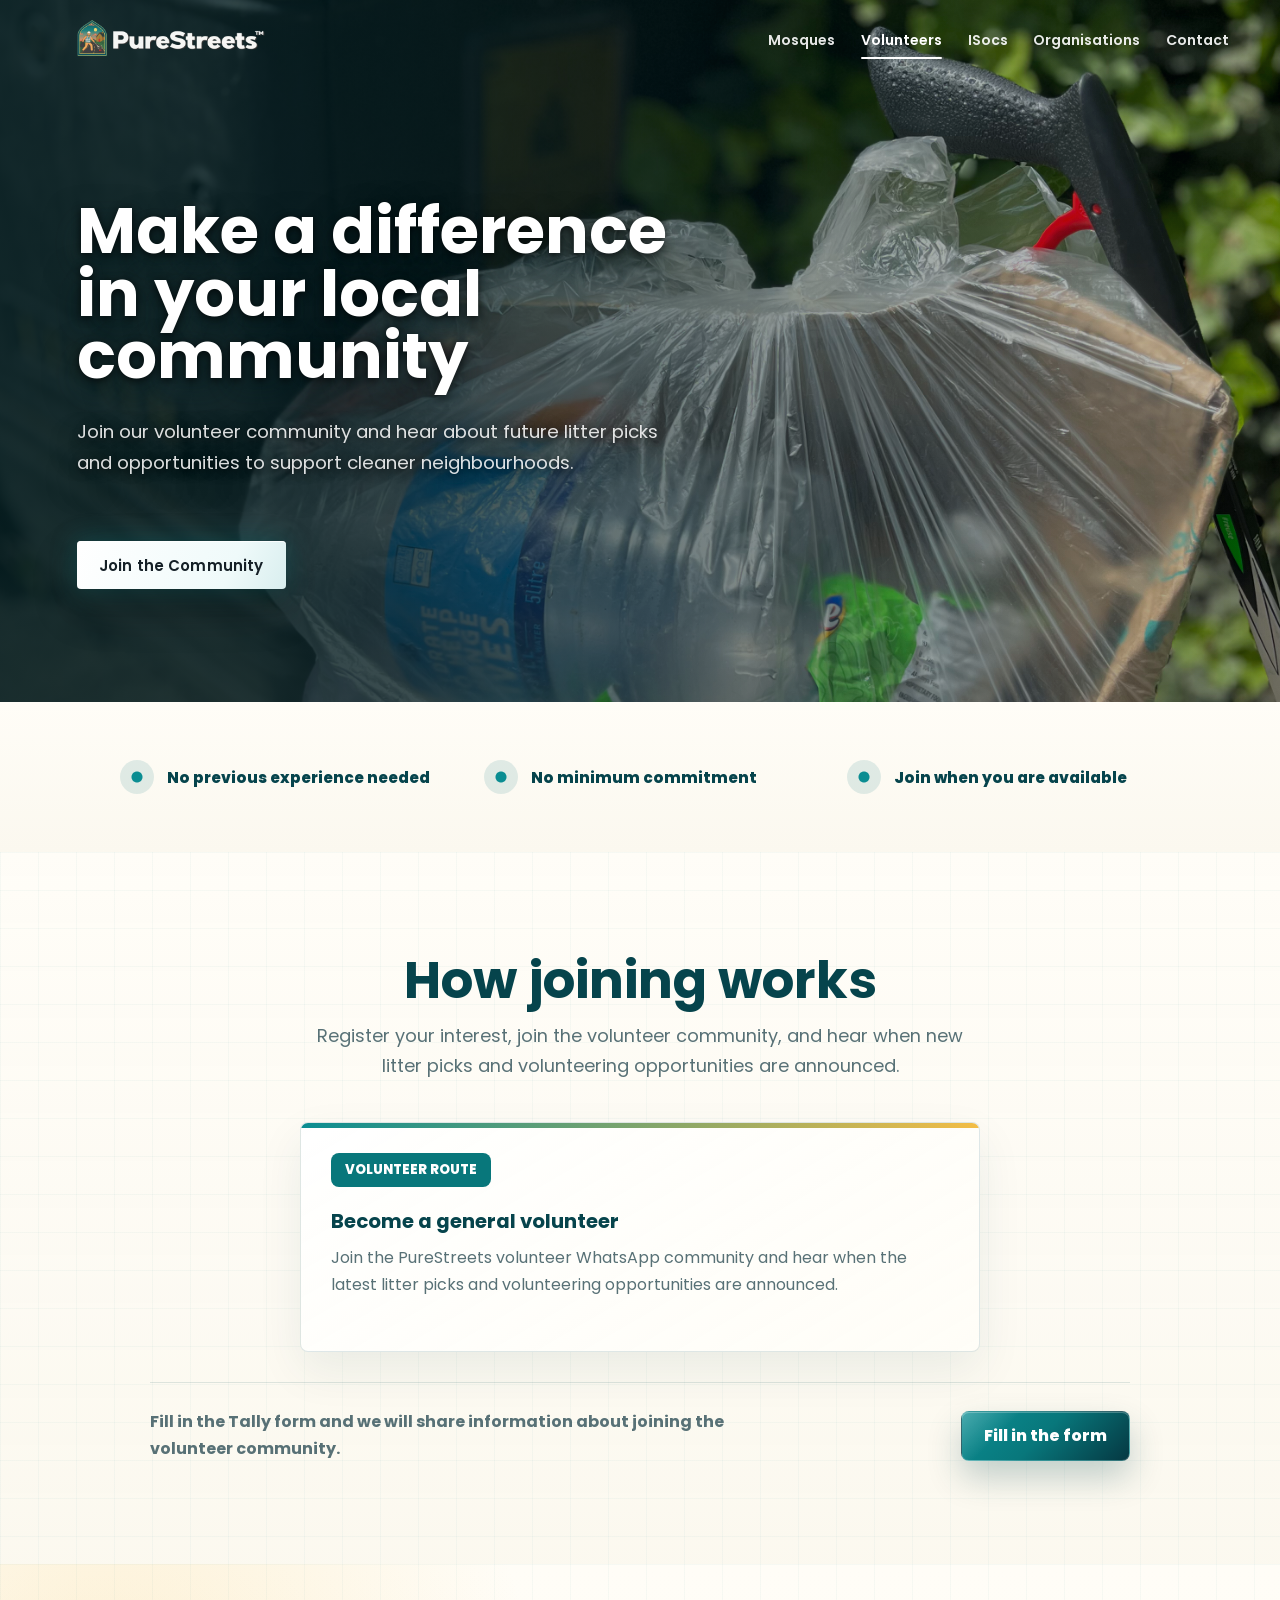
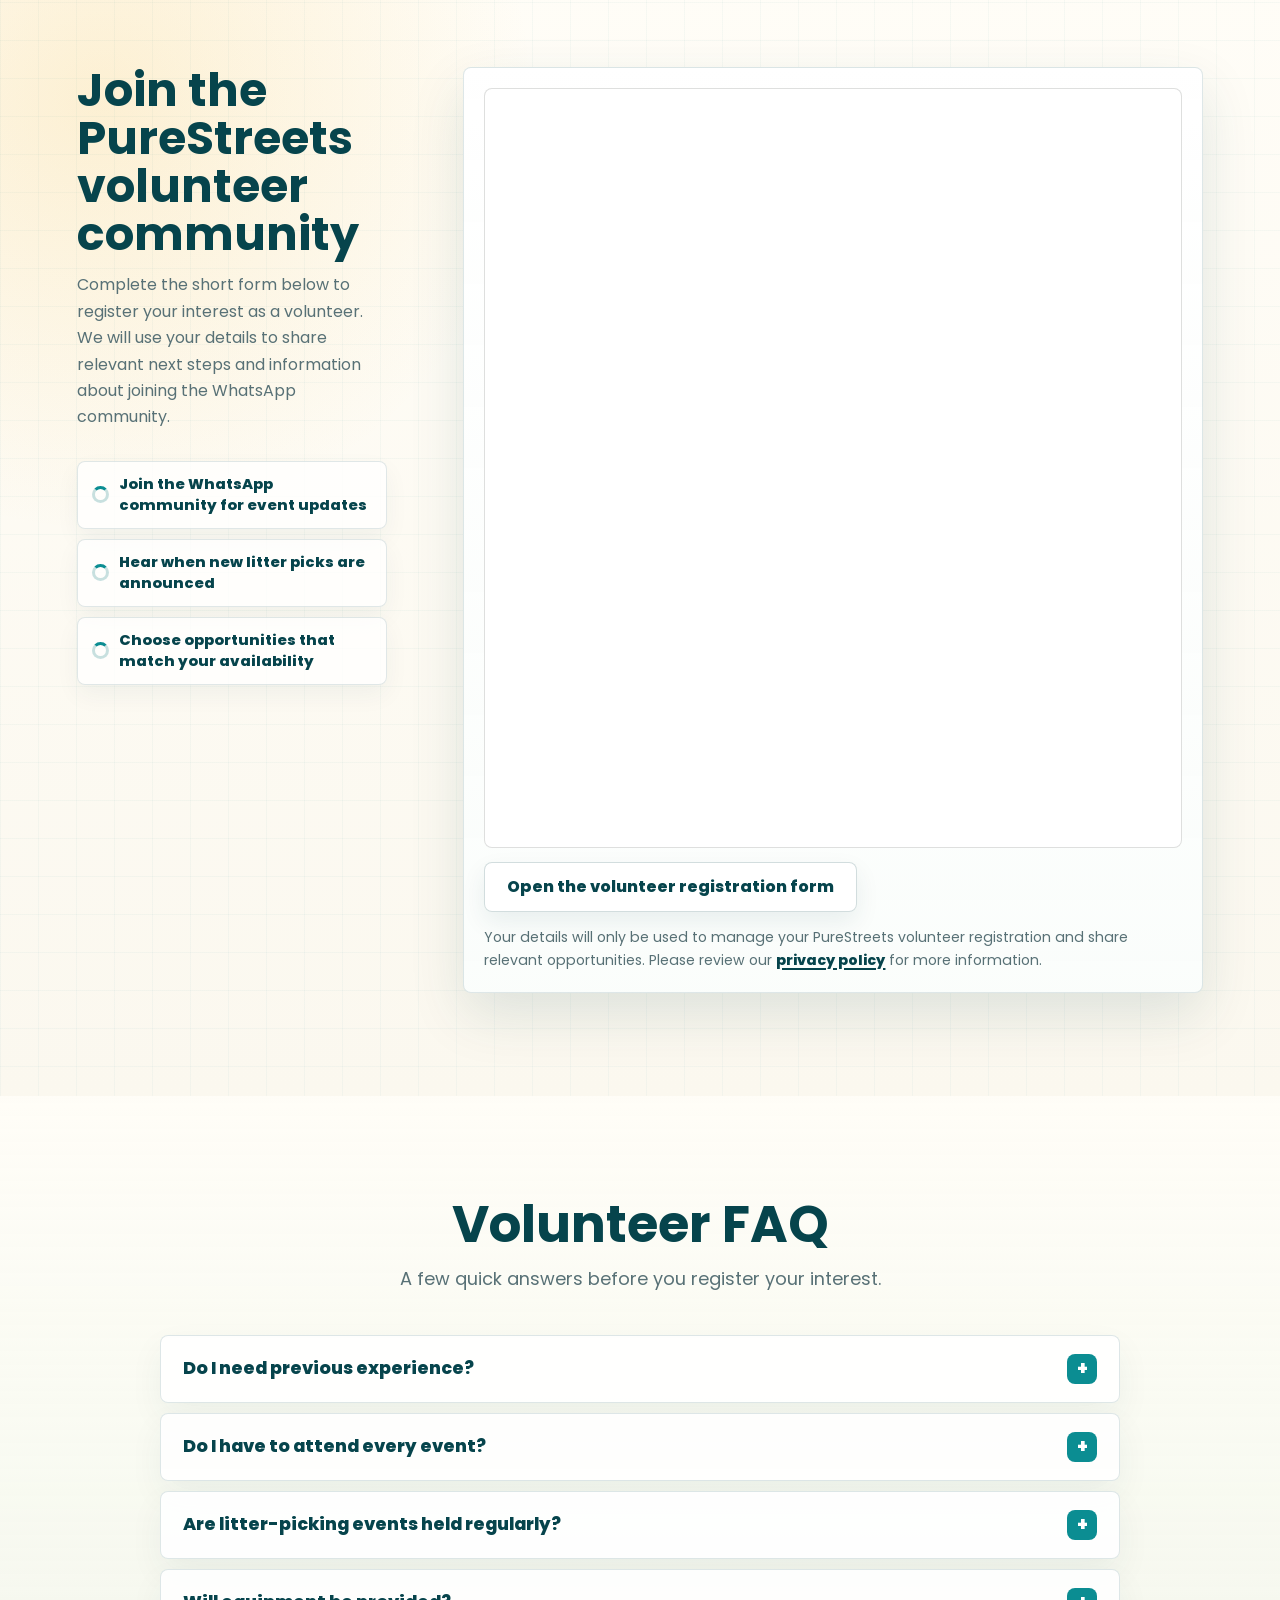
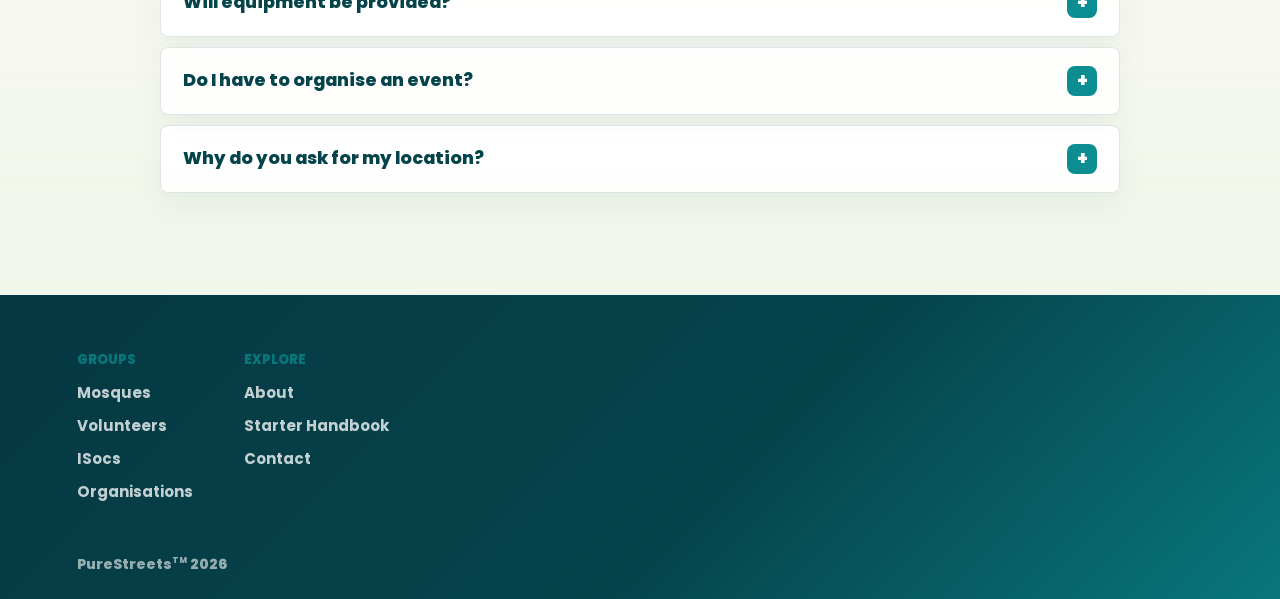
<file: volunteers.html>
<!DOCTYPE html>
<html lang="en">
<head>
  <meta charset="UTF-8" />
  <meta name="viewport" content="width=device-width, initial-scale=1.0" />
  <meta name="description" content="Register your interest in joining future PureStreets litter picks and community volunteering opportunities across the UK." />
  <title>Volunteer with PureStreets | Join Our Community</title>
  <link rel="canonical" href="https://purestreets1.github.io/Purestreets/volunteers.html" />
  <meta property="og:type" content="website" />
  <meta property="og:url" content="https://purestreets1.github.io/Purestreets/volunteers.html" />
  <meta property="og:title" content="Volunteer with PureStreets | Join Our Community" />
  <meta property="og:description" content="Register your interest in joining future PureStreets litter picks and community volunteering opportunities across the UK." />
  <meta property="og:image" content="https://purestreets1.github.io/Purestreets/assets/img/IMG_4272.png" />
  <meta name="twitter:card" content="summary_large_image" />
  <link rel="preload" as="image" href="assets/img/IMG_4272.png" fetchpriority="high" />
  <link rel="preconnect" href="https://fonts.googleapis.com" />
  <link rel="preconnect" href="https://fonts.gstatic.com" crossorigin />
  <link href="https://fonts.googleapis.com/css2?family=Amiri:wght@400;700&family=Poppins:wght@400;500;600;700;800&display=swap" rel="stylesheet" />
  <link rel="icon" type="image/png" href="assets/img/favicon.png" />
  <link rel="apple-touch-icon" href="assets/img/favicon.png" />
  <link rel="stylesheet" href="style.css?v=volunteer-community-3" />
</head>
<body class="subpage group-page volunteer-community-page">
  <header class="site-header is-scrolled" data-header>
    <a class="brand" href="index.html" aria-label="PureStreets home">
      <img src="assets/img/logolong.png" alt="PureStreets" />
    </a>
    <button class="nav-toggle" type="button" aria-label="Open menu" aria-expanded="false" data-nav-toggle>
      <span></span><span></span><span></span>
    </button>
    <nav class="site-nav" data-nav>
      <a href="mosques.html">Mosques</a>
      <a class="is-active" href="volunteers.html">Volunteers</a>
      <a href="isocs.html">ISocs</a>
      <a href="organisation.html">Organisations</a>
      <a href="contact.html">Contact</a>
    </nav>
  </header>

  <main>
    <section class="group-hero group-hero--volunteers volunteer-community-hero" aria-labelledby="volunteer-hero-title">
      <div class="group-hero__content volunteer-community-hero__content">
        <h1 id="volunteer-hero-title">Make a difference in your local community</h1>
        <p>Join our volunteer community and hear about future litter picks and opportunities to support cleaner neighbourhoods.</p>
        <div class="hero__actions">
          <a class="button button--primary hero-cta" href="#volunteer-registration">Join the Community</a>
        </div>
      </div>
    </section>

    <section class="volunteer-reassurance" aria-label="Volunteer reassurance">
      <div class="volunteer-reassurance__inner">
        <span>No previous experience needed</span>
        <span>No minimum commitment</span>
        <span>Join when you are available</span>
      </div>
    </section>

    <section id="how-it-works" class="volunteer-community-section volunteer-community-section--process" aria-labelledby="how-it-works-title">
      <div class="section-kicker">
        <h2 id="how-it-works-title">How joining works</h2>
        <p>Register your interest, join the volunteer community, and hear when new litter picks and volunteering opportunities are announced.</p>
      </div>
      <div class="volunteer-step-grid volunteer-route-grid">
        <article class="volunteer-step-card">
          <span class="volunteer-step-card__number">Volunteer route</span>
          <h3>Become a general volunteer</h3>
          <p>Join the PureStreets volunteer WhatsApp community and hear when the latest litter picks and volunteering opportunities are announced.</p>
        </article>
      </div>
      <div class="volunteer-route-note">
        <p>Fill in the Tally form and we will share information about joining the volunteer community.</p>
        <a class="button button--primary" href="#volunteer-registration">Fill in the form</a>
      </div>
    </section>

    <section id="volunteer-registration" class="volunteer-community-section volunteer-registration-section" aria-labelledby="volunteer-registration-title">
      <div class="volunteer-community-split volunteer-community-split--registration">
        <div>
          <h2 id="volunteer-registration-title">Join the PureStreets volunteer community</h2>
          <p>Complete the short form below to register your interest as a volunteer. We will use your details to share relevant next steps and information about joining the WhatsApp community.</p>
          <div class="volunteer-registration-benefits" aria-label="What happens after registering">
            <span>Join the WhatsApp community for event updates</span>
            <span>Hear when new litter picks are announced</span>
            <span>Choose opportunities that match your availability</span>
          </div>
        </div>
        <div class="tally-embed tally-embed--volunteer">
          <iframe id="volunteer-tally-frame" title="PureStreets volunteer registration form" width="100%" height="720" frameborder="0" marginheight="0" marginwidth="0" loading="lazy"></iframe>
          <a id="volunteer-tally-link" class="button button--secondary" href="#volunteer-registration" target="_blank" rel="noreferrer">Open the volunteer registration form</a>
          <p class="volunteer-privacy-note">Your details will only be used to manage your PureStreets volunteer registration and share relevant opportunities. Please review our <a href="policies.html">privacy policy</a> for more information.</p>
        </div>
      </div>
    </section>

    <section class="volunteer-community-section volunteer-faq-section" aria-labelledby="volunteer-faq-title">
      <div class="section-kicker">
        <h2 id="volunteer-faq-title">Volunteer FAQ</h2>
        <p>A few quick answers before you register your interest.</p>
      </div>
      <div class="volunteer-faq" data-volunteer-faq>
        <article class="volunteer-faq__item">
          <h3><button type="button" aria-expanded="false" aria-controls="faq-experience" id="faq-experience-button">Do I need previous experience?</button></h3>
          <div id="faq-experience" class="volunteer-faq__panel" role="region" aria-labelledby="faq-experience-button" hidden>
            <p>No. Instructions and relevant information will be provided before each activity.</p>
          </div>
        </article>
        <article class="volunteer-faq__item">
          <h3><button type="button" aria-expanded="false" aria-controls="faq-every-event" id="faq-every-event-button">Do I have to attend every event?</button></h3>
          <div id="faq-every-event" class="volunteer-faq__panel" role="region" aria-labelledby="faq-every-event-button" hidden>
            <p>No. There is no minimum commitment. You can take part whenever you are available.</p>
          </div>
        </article>
        <article class="volunteer-faq__item">
          <h3><button type="button" aria-expanded="false" aria-controls="faq-regular-events" id="faq-regular-events-button">Are litter-picking events held regularly?</button></h3>
          <div id="faq-regular-events" class="volunteer-faq__panel" role="region" aria-labelledby="faq-regular-events-button" hidden>
            <p>Events currently take place at selected times and locations. Joining the community ensures you can hear when new opportunities are announced.</p>
          </div>
        </article>
        <article class="volunteer-faq__item">
          <h3><button type="button" aria-expanded="false" aria-controls="faq-equipment" id="faq-equipment-button">Will equipment be provided?</button></h3>
          <div id="faq-equipment" class="volunteer-faq__panel" role="region" aria-labelledby="faq-equipment-button" hidden>
            <p>This will depend on the event. Equipment arrangements will be confirmed before each litter pick.</p>
          </div>
        </article>
        <article class="volunteer-faq__item">
          <h3><button type="button" aria-expanded="false" aria-controls="faq-organise" id="faq-organise-button">Do I have to organise an event?</button></h3>
          <div id="faq-organise" class="volunteer-faq__panel" role="region" aria-labelledby="faq-organise-button" hidden>
            <p>No. You can simply attend events. You may also express an interest in helping locally if you would like to do more.</p>
          </div>
        </article>
        <article class="volunteer-faq__item">
          <h3><button type="button" aria-expanded="false" aria-controls="faq-location" id="faq-location-button">Why do you ask for my location?</button></h3>
          <div id="faq-location" class="volunteer-faq__panel" role="region" aria-labelledby="faq-location-button" hidden>
            <p>This helps us share relevant opportunities and understand where there is interest in future PureStreets activities.</p>
          </div>
        </article>
      </div>
    </section>

  </main>

  <footer class="site-footer">
    <div class="footer-brand" aria-hidden="true"></div>
    <nav class="footer-column" aria-label="PureStreets groups">
      <h2>Groups</h2>
      <a href="mosques.html">Mosques</a>
      <a href="volunteers.html">Volunteers</a>
      <a href="isocs.html">ISocs</a>
      <a href="organisation.html">Organisations</a>
    </nav>
    <nav class="footer-column" aria-label="PureStreets links">
      <h2>Explore</h2>
      <a href="index.html#about">About</a>
      <a href="assets/docs/community-litter-pick-guide_compressed.pdf" target="_blank" rel="noreferrer">Starter Handbook</a>
      <a href="contact.html">Contact</a>
    </nav>
    <p class="footer-trademark">PureStreets<sup>TM</sup> 2026</p>
  </footer>
  <script src="script.js?v=volunteer-community-3"></script>
  <script>
    const TALLY_VOLUNTEER_FORM_URL = 'https://tally.so/embed/3xLRX5?hideTitle=1&dynamicHeight=1';

    (() => {
      const tallyFrame = document.querySelector('#volunteer-tally-frame');
      const tallyLink = document.querySelector('#volunteer-tally-link');
      const faq = document.querySelector('[data-volunteer-faq]');
      if (tallyFrame && tallyLink) {
        tallyFrame.dataset.tallySrc = TALLY_VOLUNTEER_FORM_URL;
        tallyLink.href = TALLY_VOLUNTEER_FORM_URL;

        const loadTallyEmbeds = () => {
          if (typeof Tally !== 'undefined') {
            Tally.loadEmbeds();
            return;
          }

          document.querySelectorAll('iframe[data-tally-src]:not([src])').forEach((iframe) => {
            iframe.src = iframe.dataset.tallySrc;
          });
        };

        if (!document.querySelector('script[src="https://tally.so/widgets/embed.js"]')) {
          const tallyScript = document.createElement('script');
          tallyScript.src = 'https://tally.so/widgets/embed.js';
          tallyScript.onload = loadTallyEmbeds;
          tallyScript.onerror = loadTallyEmbeds;
          document.body.appendChild(tallyScript);
        } else {
          loadTallyEmbeds();
        }
      }

      faq?.querySelectorAll('button[aria-controls]').forEach((button) => {
        button.addEventListener('click', () => {
          const panel = document.getElementById(button.getAttribute('aria-controls'));
          const isExpanded = button.getAttribute('aria-expanded') === 'true';

          button.setAttribute('aria-expanded', String(!isExpanded));
          panel.hidden = isExpanded;
        });
      });
    })();
  </script>
</body>
</html>
</file>
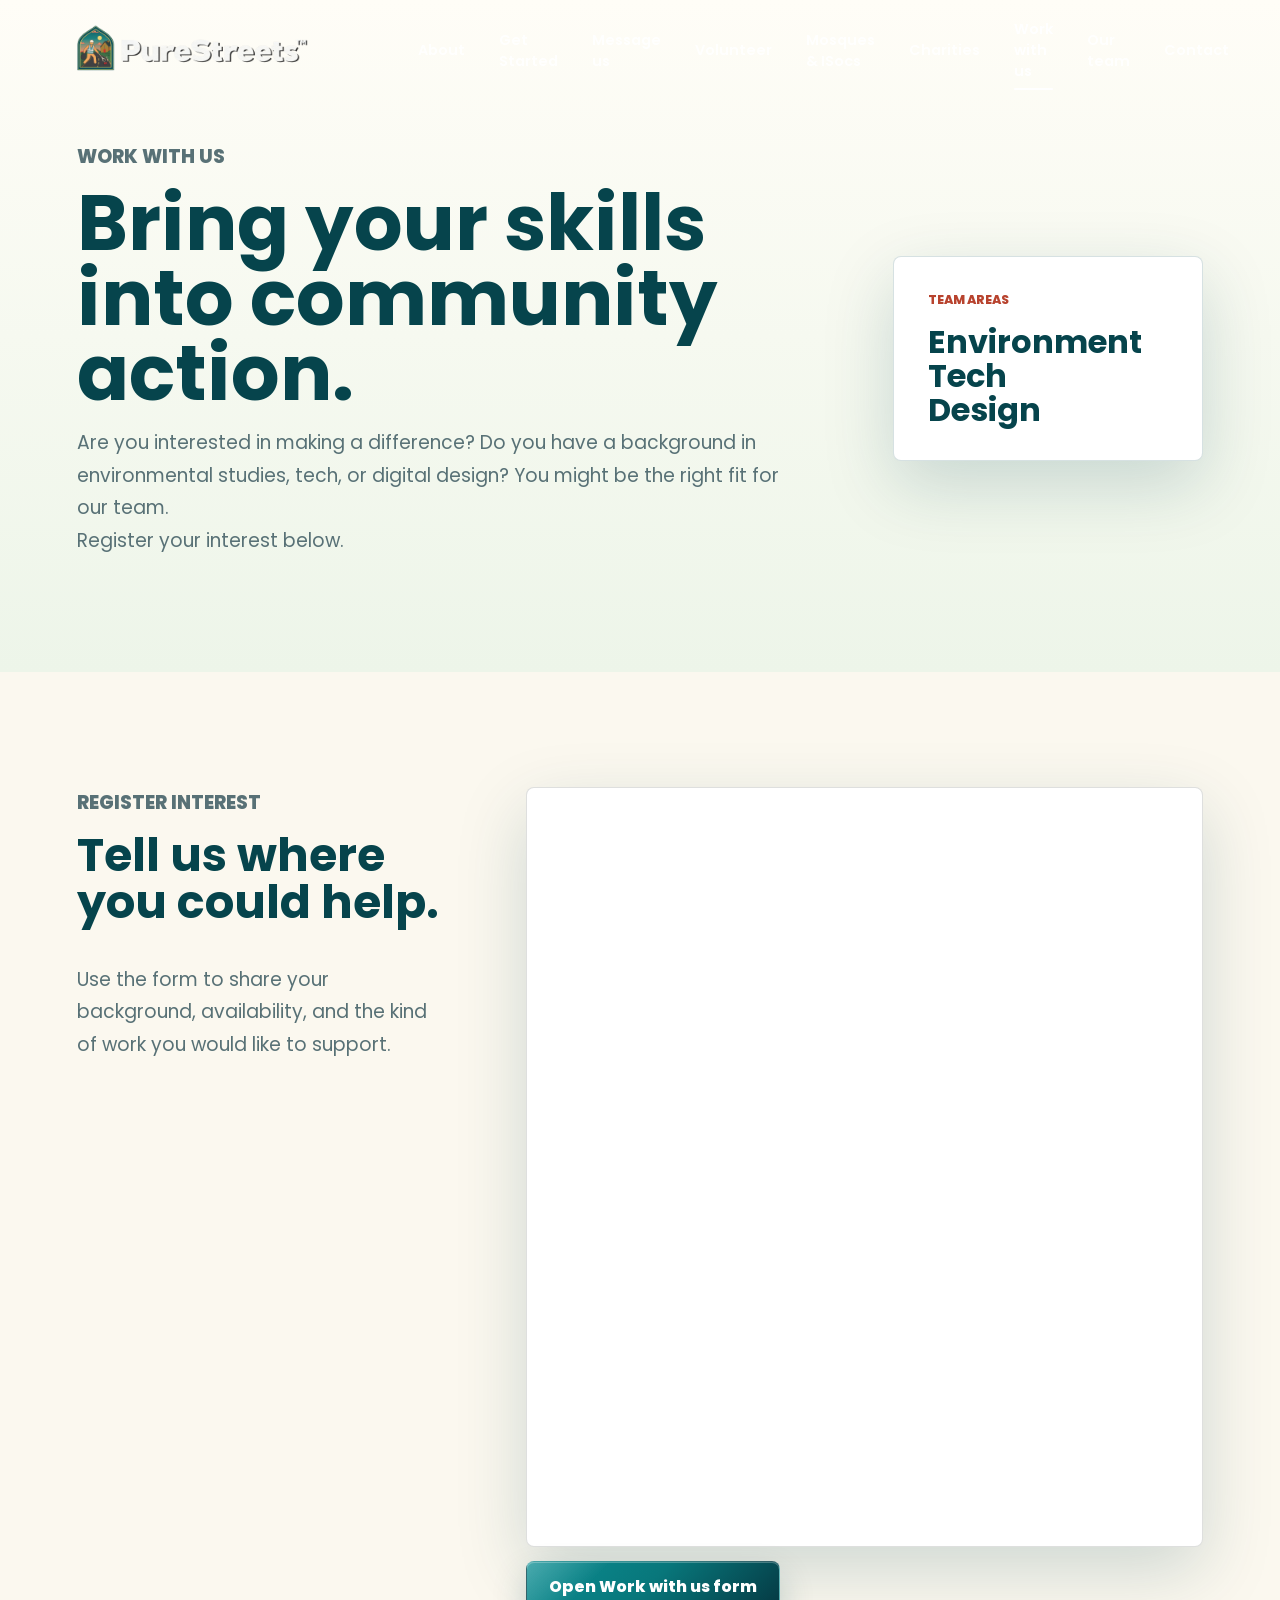
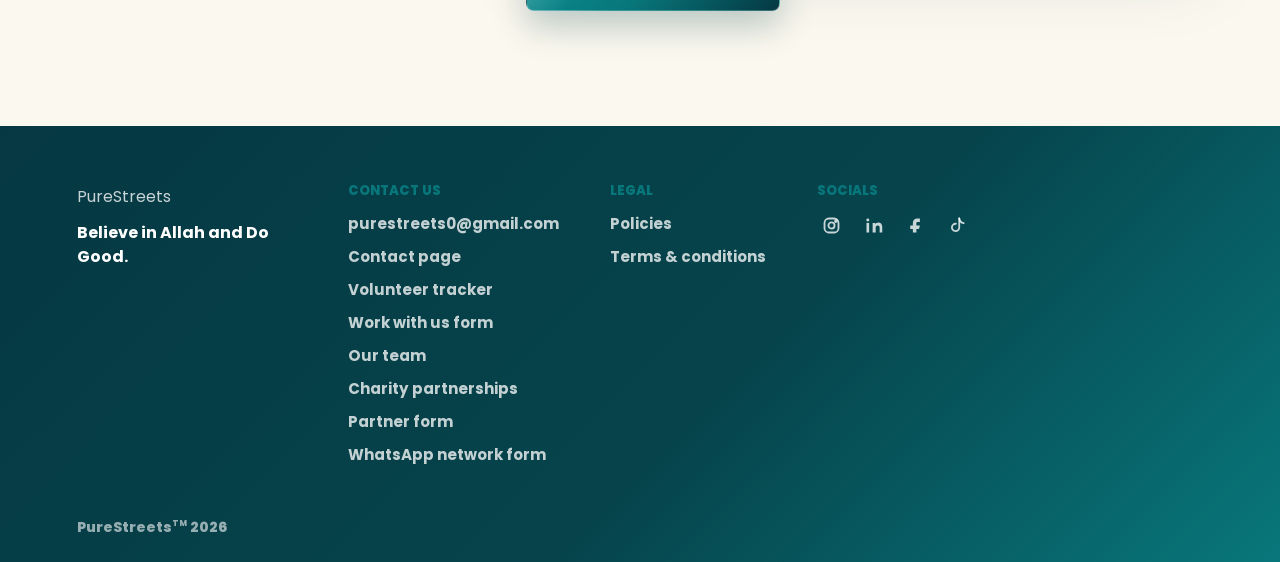
<file: work-with-us.html>
<!DOCTYPE html>
<html lang="en">
<head>
  <meta charset="UTF-8" />
  <meta name="viewport" content="width=device-width, initial-scale=1.0" />
  <meta name="description" content="Register your interest in working with PureStreets across environment, technology, and digital design." />
  <title>PureStreets | Work With Us</title>
  <link rel="preconnect" href="https://fonts.googleapis.com" />
  <link rel="preconnect" href="https://fonts.gstatic.com" crossorigin />
  <link href="https://fonts.googleapis.com/css2?family=Poppins:wght@400;500;600;700;800&display=swap" rel="stylesheet" />
  <link rel="icon" type="image/png" href="assets/img/favicon.png" />
  <link rel="apple-touch-icon" href="assets/img/favicon.png" />
  <link rel="stylesheet" href="style.css" />
</head>
<body class="subpage">
  <header class="site-header is-scrolled" data-header>
    <a class="brand" href="index.html" aria-label="PureStreets home">
      <img src="assets/img/logolong.png" alt="PureStreets" />
    </a>
    <button class="nav-toggle" type="button" aria-label="Open menu" aria-expanded="false" data-nav-toggle>
      <span></span><span></span><span></span>
    </button>
    <nav class="site-nav" data-nav>
      <a href="index.html#about">About</a>
      <a href="index.html#path">Get Started</a>
      <a href="index.html#contact">Message us</a>
      <a href="volunteer-month.html">Volunteer</a>

      <a href="mosques-isocs.html">Mosques &amp; ISocs</a>
      <a href="charities.html">Charities</a>
      <a class="is-active" href="work-with-us.html">Work with us</a>
      <a href="our-team.html">Our team</a>
      <a href="contact.html">Contact</a>
    </nav>
  </header>

  <main>
    <section class="work-hero">
      <div>
        <p class="eyebrow">Work with us</p>
        <h1>Bring your skills into community action.</h1>
        <p>Are you interested in making a difference? Do you have a background in environmental studies, tech, or digital design? You might be the right fit for our team.<br />Register your interest below.</p>
      </div>
      <div class="work-hero__panel" aria-label="PureStreets team areas">
        <span>Team areas</span>
        <strong>Environment<br />Tech<br />Design</strong>
      </div>
    </section>

    <section class="work-form-section" aria-labelledby="work-form-title">
      <div>
        <p class="eyebrow">Register interest</p>
        <h2 id="work-form-title">Tell us where you could help.</h2>
        <p>Use the form to share your background, availability, and the kind of work you would like to support.</p>
      </div>
      <div class="tally-embed tally-embed--work">
        <iframe src="https://tally.so/embed/MeP2jX?alignLeft=1&amp;hideTitle=1&amp;transparentBackground=1&amp;dynamicHeight=1" title="PureStreets work with us interest form" loading="lazy"></iframe>
        <a class="button button--primary" href="https://tally.so/r/MeP2jX" target="_blank" rel="noreferrer">Open Work with us form</a>
      </div>
    </section>
  </main>
  <footer class="site-footer">
    <div class="footer-brand">
      <span class="footer-logo-text">PureStreets</span>
      <p>Believe in Allah and Do Good.</p>
    </div>
    <div class="footer-column footer-contact">
      <h2>Contact us</h2>
      <a href="mailto:purestreets0@gmail.com">purestreets0@gmail.com</a>
      <a href="contact.html">Contact page</a>
      <a href="volunteer-month.html">Volunteer tracker</a>
      <a href="work-with-us.html">Work with us form</a>
      <a href="our-team.html">Our team</a>
      <a href="charities.html">Charity partnerships</a>
      <a href="https://tally.so/r/MeP2jX" target="_blank" rel="noreferrer">Partner form</a>
      <a href="https://tally.so/r/3xLRX5" target="_blank" rel="noreferrer">WhatsApp network form</a>
    </div>
    <nav class="footer-column footer-legal" aria-label="Legal links">
      <h2>Legal</h2>
      <a href="policies.html">Policies</a>
      <a href="terms.html">Terms &amp; conditions</a>
    </nav>
    <nav class="footer-column social-links" aria-label="PureStreets social links">
      <h2>Socials</h2>
      <div class="footer-social-row">
        <a href="https://www.instagram.com/purestreets1/" target="_blank" rel="noreferrer" aria-label="Instagram">
          <svg viewBox="0 0 24 24" aria-hidden="true" focusable="false">
            <rect x="4" y="4" width="16" height="16" rx="5"></rect>
            <circle cx="12" cy="12" r="3.5"></circle>
            <circle cx="17" cy="7" r="1"></circle>
          </svg>
        </a>
        <a href="https://www.linkedin.com/company/purestreets/" target="_blank" rel="noreferrer" aria-label="LinkedIn">
          <svg viewBox="0 0 24 24" aria-hidden="true" focusable="false">
            <rect x="4" y="9" width="3" height="11"></rect>
            <circle cx="5.5" cy="5.8" r="1.7"></circle>
            <path d="M11 9h3v1.6c.6-1 1.8-1.9 3.5-1.9 2.4 0 4.5 1.5 4.5 5.1V20h-3v-5.6c0-1.6-.7-2.5-2-2.5-1.5 0-2.5 1-2.5 2.7V20h-3.5V9z"></path>
          </svg>
        </a>
        <a href="https://www.facebook.com/purestreets/" target="_blank" rel="noreferrer" aria-label="Facebook">
          <svg viewBox="0 0 24 24" aria-hidden="true" focusable="false">
            <path d="M14 8h3V4h-3c-3 0-5 2-5 5v3H6v4h3v4h4v-4h3l1-4h-4V9c0-.7.3-1 1-1z"></path>
          </svg>
        </a>
        <a href="https://www.tiktok.com/@purestreets1" target="_blank" rel="noreferrer" aria-label="TikTok">
          <svg viewBox="0 0 24 24" aria-hidden="true" focusable="false">
            <path d="M14 4v10.2a4.2 4.2 0 1 1-3.8-4.18"></path>
            <path d="M14 4c.5 3 2.3 4.9 5 5.4"></path>
          </svg>
        </a>
      </div>
    </nav>
    <p class="footer-trademark">PureStreets<sup>TM</sup> 2026</p>
  </footer>
  <script src="script.js"></script>
</body>
</html>
</file>
<file: style.css>
:root {
  --ink: #17201b;
  --muted: #587176;
  --paper: #fbf8ef;
  --white: #ffffff;
  --green: #0f7f83;
  --green-dark: #06444c;
  --orange: #08777b;
  --gold: #f3bd46;
  --coral: #e6654f;
  --coral-text: #b8432e; /* darker coral for small label text: >=4.5:1 on #fbf8ef/#ffffff/#fffdf7/#f4efe1 */
  --line: rgba(23, 32, 27, 0.14);
  --shadow: 0 24px 70px rgba(6, 68, 76, 0.18);
  --shadow-soft: 0 18px 44px rgba(6, 68, 76, 0.12);
  --surface: #fffdf7;
  --teal: #0b8d92;
  /* rendered fixed-header height = 32px padding + logo-height (clamp(66,5.4vw,88)) */
  --header-h: clamp(98px, calc(5.4vw + 32px), 120px);
}

* {
  box-sizing: border-box;
}

html {
  scroll-behavior: smooth;
  scroll-padding-top: clamp(24px, 3vw, 42px);
}

body {
  margin: 0;
  font-family: Poppins, Arial, sans-serif;
  color: var(--ink);
  background:
    linear-gradient(180deg, rgba(255, 253, 247, 0.68), rgba(251, 248, 239, 0) 520px),
    var(--paper);
}

img {
  display: block;
  max-width: 100%;
}

a {
  color: inherit;
  text-decoration: none;
}

button,
input,
textarea {
  font: inherit;
}

.site-header {
  position: fixed;
  top: 0;
  left: 0;
  right: 0;
  z-index: 20;
  display: flex;
  align-items: center;
  justify-content: space-between;
  gap: 24px;
  padding: 16px clamp(18px, 4vw, 54px) 16px clamp(18px, 6vw, 86px);
  color: var(--white);
  background: transparent;
  box-shadow: none;
  backdrop-filter: none;
  transform: translateY(0);
  opacity: 1;
  transition:
    transform 220ms ease,
    opacity 220ms ease,
    background 180ms ease,
    box-shadow 180ms ease,
    color 180ms ease,
    border-color 180ms ease;
}

.site-header.is-scrolled,
.site-header.is-open {
  color: var(--white);
  border-bottom: 0;
  background: transparent;
  box-shadow: none;
  backdrop-filter: none;
}

.site-header.is-hidden {
  transform: translateY(-110%);
  opacity: 0;
  pointer-events: none;
}

.site-header.is-open {
  transform: translateY(0);
  opacity: 1;
  pointer-events: auto;
}

.brand {
  display: inline-flex;
  align-items: center;
  width: auto;
  margin-left: 0;
}

/* Logo is height-driven so the header height stays predictable regardless of viewport;
   aspect-ratio reserves the intrinsic box (343×480) before load to avoid CLS. */
.brand img {
  width: clamp(270px, 32vw, 440px);
  height: clamp(66px, 5.4vw, 88px);
  object-fit: contain;
  object-position: left center;
}

.site-nav {
  display: flex;
  align-items: center;
  gap: clamp(16px, 3vw, 34px);
  font-size: 0.9rem;
  font-weight: 600;
}

.site-nav a {
  position: relative;
  opacity: 0.9;
  transition: opacity 150ms ease;
}

.site-nav a::after {
  content: "";
  position: absolute;
  left: 0;
  right: 0;
  bottom: -8px;
  height: 2px;
  border-radius: 999px;
  background: currentColor;
  transform: scaleX(0);
  transform-origin: center;
  transition: transform 150ms ease;
}

.site-nav a:hover,
.site-nav a.is-active {
  opacity: 1;
}

.site-nav a:hover::after,
.site-nav a.is-active::after {
  transform: scaleX(1);
}

.nav-toggle {
  display: none;
  width: 42px;
  height: 42px;
  border: 0;
  border-radius: 0;
  color: inherit;
  background: transparent;
  place-items: center;
  padding: 9px;
  cursor: pointer;
}

.nav-toggle span {
  display: block;
  width: 20px;
  height: 2px;
  margin: 3px 0;
  background: currentColor;
  border-radius: 999px;
}

.hero {
  position: relative;
  min-height: 100svh;
  display: grid;
  grid-template-columns: minmax(0, 0.82fr) minmax(220px, 0.5fr);
  align-items: center;
  gap: clamp(22px, 4vw, 58px);
  padding: calc(var(--header-h) + clamp(24px, 5vw, 58px)) clamp(18px, 6vw, 86px) clamp(32px, 5vw, 58px);
  color: var(--white);
  overflow: hidden;
  isolation: isolate;
  background: var(--green-dark);
}

.hero::before,
.hero::after {
  content: "";
  position: absolute;
  z-index: 0;
  pointer-events: none;
}

.hero::before {
  inset: -10px;
  background: url('assets/img/herobackground.png') center / cover;
  transform: scale(1.02);
}

.hero::after {
  inset: 0;
  background:
    linear-gradient(90deg, rgba(3, 28, 32, 0.52) 0%, rgba(3, 28, 32, 0.24) 46%, rgba(3, 28, 32, 0.08) 100%);
}

.hero__shade {
  display: none;
}

.hero__content {
  position: relative;
  z-index: 1;
}

.hero__content {
  max-width: 820px;
  transform: none;
  text-shadow: 0 2px 18px rgba(0, 0, 0, 0.38);
}

/* T4: above 1280px ease the upward pull to 0 by 1440 so the wide-desktop headline
   clears the taller fixed logo; a strict no-op at <=1280px (preserves 768/1280). */
@media (min-width: 1281px) {
  .hero__content {
    transform: none;
  }
}

.eyebrow {
  margin: 0 0 12px;
  color: var(--coral-text);
  font-size: 0.76rem;
  font-weight: 800;
  letter-spacing: 0;
  text-transform: uppercase;
}

.kit-section .eyebrow {
  color: var(--coral);
}

h1,
h2,
h3,
p {
  margin-top: 0;
}

h1 {
  max-width: 840px;
  margin-bottom: 16px;
  font-size: clamp(2.7rem, 5.8vw, 5.9rem);
  line-height: 0.98;
  letter-spacing: 0;
}

.hero h1 {
  font-size: clamp(2rem, 4.1vw, 4.2rem);
  line-height: 1.02;
  text-shadow:
    0 3px 8px rgba(0, 0, 0, 0.92),
    0 10px 24px rgba(0, 0, 0, 0.82),
    0 24px 52px rgba(0, 0, 0, 0.72),
    0 36px 74px rgba(3, 28, 32, 0.62);
}

.hero h1 span {
  display: inline;
}

h2 {
  font-size: clamp(2rem, 4vw, 4rem);
  line-height: 1.02;
  letter-spacing: 0;
}

h3 {
  font-size: 1.1rem;
  line-height: 1.2;
}

.hero__text {
  max-width: 620px;
  color: rgba(255, 255, 255, 0.9);
  font-size: clamp(0.94rem, 1.2vw, 1.04rem);
  line-height: 1.58;
  text-shadow:
    0 3px 8px rgba(0, 0, 0, 0.92),
    0 10px 24px rgba(0, 0, 0, 0.82),
    0 24px 52px rgba(0, 0, 0, 0.72),
    0 36px 74px rgba(3, 28, 32, 0.62);
}

.hero__actions {
  display: flex;
  flex-wrap: wrap;
  gap: 12px;
  margin-top: 24px;
}

.hero .hero__actions {
  opacity: 0;
  transform: translateY(15px);
  animation: hero-cta-in 0.6s 1s cubic-bezier(0.16, 1, 0.3, 1) forwards;
}

@keyframes hero-cta-in {
  to {
    opacity: 1;
    transform: translateY(0);
  }
}

.button {
  position: relative;
  display: inline-flex;
  align-items: center;
  justify-content: center;
  overflow: hidden;
  min-height: 50px;
  border: 1px solid transparent;
  border-radius: 8px;
  padding: 0 22px;
  font-weight: 800;
  cursor: pointer;
  box-shadow: 0 12px 26px rgba(6, 68, 76, 0.1);
  transition: transform 150ms ease, background 150ms ease, color 150ms ease, border-color 150ms ease, box-shadow 150ms ease;
}

.button:hover {
  transform: translateY(-2px);
  box-shadow: 0 18px 34px rgba(6, 68, 76, 0.16);
}

[hidden] {
  display: none !important;
}

.is-hidden {
  display: none !important;
}

.button--primary {
  border-color: rgba(255, 255, 255, 0.18);
  background:
    linear-gradient(135deg, rgba(255, 255, 255, 0.26) 0%, transparent 28%),
    linear-gradient(135deg, #0b8d92 0%, #08777b 48%, #053842 100%);
  color: var(--white);
  box-shadow:
    0 16px 34px rgba(6, 68, 76, 0.24),
    inset 0 1px 0 rgba(255, 255, 255, 0.26);
}

.button--primary:hover {
  box-shadow:
    0 22px 44px rgba(6, 68, 76, 0.3),
    inset 0 1px 0 rgba(255, 255, 255, 0.3);
}

.button--primary::before {
  content: "";
  position: absolute;
  top: -70%;
  bottom: -70%;
  left: -55%;
  width: 38%;
  background: linear-gradient(90deg, transparent, rgba(255, 255, 255, 0.65), transparent);
  transform: translateX(-120%) rotate(18deg);
  animation: button-streak 2.8s ease-in-out infinite;
  pointer-events: none;
}

.button--primary:hover::before {
  animation-duration: 1.2s;
}

@keyframes button-streak {
  from {
    transform: translateX(-120%) rotate(18deg);
  }

  to {
    transform: translateX(420%) rotate(18deg);
  }
}

.hero-cta {
  min-width: 196px;
  min-height: 48px;
  border: 0;
  border-radius: 4px;
  padding: 8px 22px;
  color: #152027;
  background:
    linear-gradient(115deg, #ffffff 0%, #effafa 20%, #9fcfd0 48%, #d9f3f3 72%, #ffffff 100%);
  background-size: 360% 360%;
  font-size: 15px;
  font-weight: 600;
  letter-spacing: 0.01em;
  text-transform: none;
  text-shadow: none;
  isolation: isolate;
  box-shadow:
    0 18px 44px rgba(0, 0, 0, 0.3),
    0 0 26px rgba(11, 141, 146, 0.34),
    inset 0 1px 0 rgba(255, 255, 255, 0.82);
  animation:
    hero-cta-color-shift 4.8s ease-in-out infinite,
    hero-cta-pulse 2.6s ease-in-out infinite;
  transition:
    transform 0.25s cubic-bezier(0.2, 1.3, 0.3, 1),
    filter 0.2s ease,
    box-shadow 0.3s ease,
    letter-spacing 0.2s ease;
}

.hero-cta::before {
  display: none;
}

.hero-cta::after {
  content: "";
  position: absolute;
  top: -42%;
  bottom: -42%;
  left: -65%;
  width: 42%;
  background: linear-gradient(90deg, transparent, rgba(255, 255, 255, 0.18), rgba(205, 244, 244, 0.98), transparent);
  opacity: 0.78;
  transform: skewX(-18deg);
  animation: hero-cta-streak 2.4s ease-in-out infinite;
  pointer-events: none;
}

.hero-cta:hover {
  transform: translateY(-4px) scale(1.035);
  filter: brightness(1.05);
  letter-spacing: 0.025em;
  box-shadow:
    0 24px 54px rgba(0, 0, 0, 0.34),
    0 0 38px rgba(11, 141, 146, 0.42),
    inset 0 1px 0 rgba(255, 255, 255, 0.84);
}

.hero-cta:hover::after {
  animation-duration: 1.05s;
}

.hero-cta:active {
  transform: translateY(0) scale(0.98);
}

.hero-cta .ripple {
  position: absolute;
  border-radius: 50%;
  background: rgba(196, 240, 240, 0.56);
  transform: scale(0);
  animation: ripple-out 0.6s ease-out forwards;
  pointer-events: none;
}

@keyframes hero-cta-color-shift {
  0%,
  100% {
    background-position: 0% 50%;
  }

  50% {
    background-position: 100% 50%;
  }
}

@keyframes hero-cta-pulse {
  0%,
  100% {
    box-shadow:
      0 18px 44px rgba(0, 0, 0, 0.3),
      0 0 22px rgba(11, 141, 146, 0.26),
      inset 0 1px 0 rgba(255, 255, 255, 0.82);
  }

  50% {
    box-shadow:
      0 22px 54px rgba(0, 0, 0, 0.34),
      0 0 42px rgba(11, 141, 146, 0.44),
      inset 0 1px 0 rgba(255, 255, 255, 0.9);
  }
}

@keyframes hero-cta-streak {
  0% {
    left: -65%;
    opacity: 0;
  }

  28% {
    opacity: 0.95;
  }

  56% {
    left: 118%;
    opacity: 0;
  }

  100% {
    left: 118%;
    opacity: 0;
  }
}

@keyframes ripple-out {
  to {
    opacity: 0;
    transform: scale(4);
  }
}

.button--secondary {
  border-color: rgba(255, 255, 255, 0.54);
  color: var(--white);
  background: rgba(255, 255, 255, 0.1);
  box-shadow: none;
  backdrop-filter: blur(10px);
}

.section {
  padding: clamp(54px, 7vw, 92px) clamp(18px, 6vw, 86px);
}

.section--intro {
  position: relative;
  display: grid;
  grid-template-columns: minmax(300px, 560px) minmax(300px, 600px);
  gap: clamp(28px, 5vw, 70px);
  align-items: center;
  justify-content: center;
  overflow: hidden;
  background:
    radial-gradient(circle at 8% 18%, rgba(8, 119, 123, 0.16), transparent 32%),
    radial-gradient(circle at 96% 86%, rgba(8, 119, 123, 0.09), transparent 30%),
    linear-gradient(135deg, rgba(255, 253, 247, 0.96), rgba(244, 239, 225, 0.78)),
    var(--paper);
}

.section--intro::before {
  content: "";
  position: absolute;
  inset: clamp(18px, 4vw, 54px);
  border: 1px solid rgba(6, 68, 76, 0.08);
  border-radius: 8px;
  pointer-events: none;
}

.section--intro > * {
  position: relative;
}

.section__heading h2,
.impact-copy h2 {
  margin-bottom: 0;
}

.join-section h2 {
  margin-bottom: clamp(14px, 2.5vw, 22px);
}

.intro-copy {
  position: relative;
  max-width: 620px;
  border-left: 4px solid rgba(8, 119, 123, 0.34);
  padding: clamp(18px, 3vw, 32px) 0 clamp(18px, 3vw, 32px) clamp(22px, 4vw, 38px);
  color: var(--muted);
  font-size: clamp(1rem, 1.25vw, 1.12rem);
  line-height: 1.78;
}

.intro-copy h2 {
  max-width: 560px;
  margin: 0 0 clamp(18px, 3vw, 28px);
  color: var(--green-dark);
  font-size: clamp(2rem, 3.8vw, 4rem);
  line-height: 1.04;
}

.intro-copy p {
  margin-bottom: 20px;
}

.intro-copy p:last-child {
  margin-bottom: 0;
}

.intro-copy strong {
  color: var(--green-dark);
}

.intro-handbook {
  display: grid;
  grid-template-columns: minmax(0, 0.9fr) minmax(180px, 0.52fr);
  gap: clamp(16px, 2.6vw, 28px);
  align-items: center;
  margin-top: clamp(26px, 4vw, 42px);
  border-top: 1px solid rgba(6, 68, 76, 0.12);
  padding-top: clamp(22px, 3vw, 34px);
}

.intro-handbook h3 {
  margin: 0 0 10px;
  color: var(--green-dark);
  font-size: clamp(1.18rem, 1.8vw, 1.55rem);
  line-height: 1.18;
}

.intro-handbook p {
  max-width: 420px;
  margin-bottom: 18px;
  font-size: 0.96rem;
  line-height: 1.62;
}

.intro-handbook .button {
  min-height: 42px;
  padding-inline: 18px;
  font-size: 0.92rem;
}

.intro-handbook .intro-handbook__preview {
  justify-self: end;
  width: min(100%, 190px);
  min-height: 260px;
  max-height: 300px;
  box-shadow:
    0 18px 44px rgba(6, 68, 76, 0.18),
    0 0 0 6px rgba(255, 255, 255, 0.54);
}

.hadith-card {
  position: relative;
  display: grid;
  overflow: hidden;
  border: 1px solid rgba(6, 68, 76, 0.12);
  border-radius: 8px;
  max-width: 520px;
  margin: 0 auto;
  padding: clamp(34px, 4.4vw, 58px) clamp(28px, 4vw, 48px) clamp(30px, 4vw, 48px);
  background:
    linear-gradient(150deg, rgba(255, 255, 255, 0.98), rgba(255, 253, 247, 0.92)),
    var(--surface);
  box-shadow: 0 24px 60px rgba(6, 68, 76, 0.14);
}

.hadith-card::before {
  content: "";
  position: absolute;
  inset: 0;
  background:
    linear-gradient(90deg, rgba(15, 127, 131, 0.05) 1px, transparent 1px),
    linear-gradient(180deg, rgba(15, 127, 131, 0.05) 1px, transparent 1px);
  background-size: 36px 36px;
  mask-image: linear-gradient(135deg, black, transparent 70%);
  opacity: 0.48;
  pointer-events: none;
}

.hadith-card::after {
  content: "";
  position: absolute;
  inset: 14px;
  border: 1px solid rgba(8, 119, 123, 0.12);
  border-radius: 6px;
  pointer-events: none;
}

.hadith-card > * {
  position: relative;
}

.hadith-heading {
  width: fit-content;
  max-width: 100%;
  margin-bottom: 0;
  border-bottom: 2px solid rgba(8, 119, 123, 0.22);
  padding-bottom: 10px;
  color: var(--green-dark);
  font-size: clamp(1.28rem, 2vw, 1.75rem);
  line-height: 1.16;
}

.hadith-arabic {
  margin: clamp(28px, 4vw, 44px) 0 clamp(26px, 4vw, 36px);
  color: var(--teal);
  font-family: "IBM Plex Sans Arabic", "Noto Sans Arabic", Tahoma, Arial, sans-serif;
  font-size: clamp(2.15rem, 4.1vw, 3.85rem);
  font-weight: 600;
  line-height: 1.54;
  text-align: center;
}

.hadith-translation {
  position: relative;
  max-width: 430px;
  margin: 0 auto 14px;
  border: 1px solid rgba(8, 119, 123, 0.12);
  border-radius: 8px;
  padding: 18px clamp(18px, 3vw, 26px);
  color: var(--ink);
  background:
    linear-gradient(135deg, rgba(243, 189, 70, 0.16), rgba(11, 141, 146, 0.08)),
    rgba(255, 255, 255, 0.64);
  font-size: clamp(0.98rem, 1.25vw, 1.12rem);
  font-weight: 800;
  line-height: 1.58;
  text-align: center;
  box-shadow:
    0 14px 34px rgba(6, 68, 76, 0.08),
    inset 0 1px 0 rgba(255, 255, 255, 0.78);
}

.hadith-translation::before,
.hadith-translation::after {
  position: absolute;
  color: rgba(8, 119, 123, 0.32);
  font-size: 1.55rem;
  font-weight: 800;
  line-height: 1;
}

.hadith-translation::before {
  content: "\201C";
  top: 10px;
  left: 12px;
}

.hadith-translation::after {
  content: "\201D";
  right: 12px;
  bottom: 6px;
}

.hadith-source {
  display: flex;
  align-items: center;
  justify-content: center;
  gap: 10px;
  margin: 0 auto;
  color: var(--green-dark);
  font-size: 0.82rem;
  font-weight: 700;
  letter-spacing: 0.01em;
  text-align: center;
}

.hadith-source::before,
.hadith-source::after {
  content: "";
  width: 30px;
  height: 1px;
  background: linear-gradient(90deg, transparent, rgba(8, 119, 123, 0.38));
}

.hadith-source::after {
  background: linear-gradient(90deg, rgba(8, 119, 123, 0.38), transparent);
}

.value-band {
  display: grid;
  gap: clamp(20px, 3vw, 32px);
  padding: clamp(44px, 6vw, 76px) clamp(18px, 6vw, 86px);
  border-block: 1px solid rgba(6, 68, 76, 0.1);
  background:
    linear-gradient(180deg, #fffdf7, #f4efe1);
}

.value-band__heading {
  text-align: center;
}

.value-band__heading h2 {
  display: inline-flex;
  align-items: center;
  gap: 10px;
  margin: 0;
  color: var(--green-dark);
  font-size: clamp(2rem, 4.2vw, 4.2rem);
  line-height: 1.02;
}

.value-band__heading h2::after {
  display: none;
}

.value-band__grid {
  display: grid;
  grid-template-columns: repeat(4, minmax(0, 1fr));
  gap: 14px;
  max-width: 1180px;
  margin: 0 auto;
}

.value-band article {
  display: grid;
  align-content: start;
  min-height: 200px;
  padding: clamp(20px, 2.7vw, 30px);
  border: 1px solid rgba(6, 68, 76, 0.14);
  border-radius: 7px;
  background: rgba(255, 255, 255, 0.76);
  box-shadow: 0 18px 46px rgba(6, 68, 76, 0.08);
  text-align: left;
  transition: transform 150ms ease, box-shadow 150ms ease, border-color 150ms ease;
}

.value-band article:hover {
  border-color: rgba(6, 68, 76, 0.24);
  box-shadow: var(--shadow-soft);
  transform: translateY(-4px);
}

.value-band article:nth-child(2) {
  background: #f2fbf6;
}

.value-band article:nth-child(3) {
  background: #fff5f2;
}

.value-band article:nth-child(4) {
  background: #eef9fa;
}

.value-band span {
  display: inline-flex;
  align-items: center;
  justify-content: center;
  width: 42px;
  height: 42px;
  margin-bottom: clamp(20px, 3vw, 34px);
  border-radius: 999px;
  color: var(--surface);
  background: var(--green-dark);
  font-size: 0.78rem;
  font-weight: 800;
}

.value-band h3 {
  margin-bottom: 12px;
  color: var(--green-dark);
  font-size: clamp(1.18rem, 1.6vw, 1.45rem);
}

.value-band p {
  max-width: none;
  margin: 0;
  color: var(--muted);
  font-size: 0.96rem;
  font-weight: 700;
  line-height: 1.55;
}

.pickup-card h3 {
  margin-bottom: 10px;
}

.pickup-card p,
.join-section p,
.impact-copy p {
  color: var(--muted);
  line-height: 1.7;
}

.section--schedule {
  display: grid;
  grid-template-columns: minmax(0, 0.62fr) minmax(320px, 1fr);
  gap: clamp(34px, 7vw, 90px);
  background: #f4efe1;
}

.schedule-list {
  display: grid;
  gap: 14px;
}

.pickup-card {
  display: grid;
  grid-template-columns: 84px minmax(0, 1fr) auto;
  align-items: center;
  gap: 20px;
  border: 1px solid var(--line);
  border-radius: 8px;
  padding: 18px;
  background: rgba(255, 255, 255, 0.76);
  box-shadow: 0 14px 36px rgba(23, 32, 27, 0.06);
}

.pickup-card time {
  display: grid;
  place-items: center;
  min-height: 66px;
  border-radius: 8px;
  color: var(--green-dark);
  background: var(--gold);
  font-weight: 800;
}

.pickup-card p {
  margin-bottom: 0;
}

.pickup-card a {
  display: inline-flex;
  align-items: center;
  justify-content: center;
  min-width: 110px;
  min-height: 42px;
  border-radius: 8px;
  padding: 0 16px;
  white-space: nowrap;
  color: var(--white);
  background: var(--green);
  font-weight: 800;
}

.impact-section {
  position: relative;
  display: grid;
  grid-template-columns: minmax(260px, 0.8fr) minmax(0, 1fr);
  gap: clamp(34px, 7vw, 86px);
  align-items: center;
  padding: clamp(54px, 7vw, 92px) clamp(18px, 6vw, 86px);
  overflow: hidden;
  background:
    linear-gradient(145deg, #053842, var(--green-dark) 58%, #0b8d92);
  color: var(--white);
}

.impact-section::before {
  content: "";
  position: absolute;
  inset: 0;
  background:
    linear-gradient(90deg, rgba(255, 255, 255, 0.05) 1px, transparent 1px),
    linear-gradient(180deg, rgba(255, 255, 255, 0.05) 1px, transparent 1px);
  background-size: 58px 58px;
  mask-image: linear-gradient(90deg, black, transparent 70%);
  pointer-events: none;
}

.impact-section > * {
  position: relative;
}

.impact-visual {
  position: relative;
  display: grid;
  place-items: center;
  min-height: clamp(310px, 36vw, 480px);
  border-radius: 8px;
  overflow: hidden;
  background:
    linear-gradient(160deg, rgba(8, 119, 123, 0.92), rgba(15, 127, 131, 0.72)),
    url('assets/img/hero-banner.jpg') center / cover;
  box-shadow: var(--shadow);
}

.impact-visual::before {
  content: "";
  position: absolute;
  inset: 16px;
  border: 1px solid rgba(6, 68, 76, 0.18);
  border-radius: 8px;
}

.impact-visual img {
  position: relative;
  width: min(76%, 380px);
  filter: drop-shadow(0 24px 24px rgba(0, 0, 0, 0.18));
}

.impact-copy p {
  color: rgba(255, 255, 255, 0.74);
}

.stats {
  display: grid;
  grid-template-columns: repeat(3, 1fr);
  gap: 12px;
  margin-top: 36px;
}

.stats div {
  border: 1px solid rgba(255, 255, 255, 0.2);
  border-radius: 8px;
  padding: 20px;
  background: rgba(255, 255, 255, 0.07);
  backdrop-filter: blur(10px);
}

.stats strong {
  display: block;
  color: var(--orange);
  font-size: clamp(2rem, 4vw, 3.6rem);
  line-height: 1;
}

.stats span {
  display: block;
  margin-top: 8px;
  color: rgba(255, 255, 255, 0.7);
  font-size: 0.92rem;
}

.join-section {
  position: relative;
  display: grid;
  grid-template-columns: minmax(0, 0.8fr) minmax(320px, 0.72fr);
  gap: clamp(34px, 7vw, 90px);
  align-items: start;
  padding: clamp(54px, 7vw, 92px) clamp(18px, 6vw, 86px);
  overflow: hidden;
  background:
    linear-gradient(135deg, rgba(255, 245, 242, 0.88), transparent 46%),
    linear-gradient(180deg, var(--paper), #fffdf7);
}

.join-section > div:first-child {
  position: sticky;
  top: calc(var(--header-h) + 26px);
}

.join-section h2 {
  max-width: 720px;
  color: var(--green-dark);
}

.join-section p {
  max-width: 620px;
  font-size: clamp(1rem, 1.4vw, 1.14rem);
}

.join-highlights {
  display: flex;
  flex-wrap: wrap;
  gap: 10px;
  margin-top: 28px;
}

.join-highlights span {
  display: inline-flex;
  align-items: center;
  min-height: 36px;
  border: 1px solid rgba(15, 127, 131, 0.18);
  border-radius: 8px;
  padding: 0 13px;
  color: var(--green-dark);
  background: rgba(255, 255, 255, 0.64);
  font-size: 0.84rem;
  font-weight: 800;
}

.join-section .tally-embed {
  border: 1px solid rgba(6, 68, 76, 0.12);
  border-radius: 8px;
  padding: clamp(12px, 2vw, 18px);
  background: rgba(255, 255, 255, 0.72);
  box-shadow: var(--shadow-soft);
}

.join-section .tally-embed iframe {
  border: 0;
  box-shadow: none;
}

.section-kicker {
  display: grid;
  gap: 14px;
  max-width: 780px;
  margin: 0 auto clamp(24px, 4vw, 40px);
  text-align: center;
}

.section-kicker h2 {
  margin-bottom: 0;
  color: var(--green-dark);
}

.section-kicker p {
  max-width: 680px;
  margin: 0 auto;
  color: var(--muted);
  font-size: clamp(1rem, 1.4vw, 1.14rem);
  line-height: 1.72;
}

.path-section,
.steps-section,
.resources-section,
.recent-impact-section,
.footer-cta-section {
  padding: clamp(50px, 7vw, 88px) clamp(18px, 6vw, 86px);
}

.path-section {
  background:
    linear-gradient(135deg, rgba(11, 141, 146, 0.08), rgba(243, 189, 70, 0.1) 46%, rgba(255, 253, 247, 0.95)),
    linear-gradient(180deg, var(--surface), #f4efe1);
}

.path-grid {
  display: grid;
  grid-template-columns: repeat(4, minmax(0, 1fr));
  gap: clamp(16px, 2vw, 24px);
  max-width: 1240px;
  margin: 0 auto;
}

.path-card,
.step-flow article,
.resource-grid article {
  display: grid;
  align-content: start;
  min-height: 218px;
  border: 1px solid rgba(6, 68, 76, 0.13);
  border-radius: 8px;
  padding: clamp(20px, 2.7vw, 30px);
  background: rgba(255, 255, 255, 0.78);
  box-shadow: 0 18px 46px rgba(6, 68, 76, 0.08);
}

.path-card {
  --card-accent: #0b8d92;
  --card-accent-soft: rgba(11, 141, 146, 0.12);
  position: relative;
  grid-template-rows: auto auto 1fr auto;
  min-height: clamp(300px, 28vw, 358px);
  overflow: hidden;
  border-color: rgba(6, 68, 76, 0.1);
  background:
    linear-gradient(160deg, rgba(255, 255, 255, 0.96) 0%, rgba(255, 253, 247, 0.86) 62%, var(--card-accent-soft) 100%);
  box-shadow:
    0 24px 60px rgba(6, 68, 76, 0.11),
    inset 0 1px 0 rgba(255, 255, 255, 0.86);
  color: inherit;
  transition: transform 180ms ease, box-shadow 180ms ease, border-color 180ms ease;
}

.path-card:nth-child(1) {
  --card-accent: #b98252;
  --card-accent-soft: rgba(185, 130, 82, 0.15);
}

.path-card:nth-child(2) {
  --card-accent: #0b8d92;
  --card-accent-soft: rgba(11, 141, 146, 0.14);
}

.path-card:nth-child(3) {
  --card-accent: #536bb1;
  --card-accent-soft: rgba(83, 107, 177, 0.13);
}

.path-card:nth-child(4) {
  --card-accent: #2d8ac5;
  --card-accent-soft: rgba(45, 138, 197, 0.13);
}

.path-card::before {
  content: "";
  position: absolute;
  inset: 0 0 auto;
  height: 4px;
  background: linear-gradient(90deg, var(--card-accent), rgba(255, 255, 255, 0.4));
}

.path-card::after {
  content: "";
  position: absolute;
  inset: 4px 0 auto;
  height: 86px;
  background: linear-gradient(180deg, var(--card-accent-soft), transparent);
  pointer-events: none;
}

.path-card > * {
  position: relative;
  z-index: 1;
}

.path-card:hover,
.path-card:focus-visible {
  border-color: color-mix(in srgb, var(--card-accent) 38%, rgba(6, 68, 76, 0.16));
  box-shadow:
    0 30px 72px rgba(6, 68, 76, 0.16),
    0 0 0 1px var(--card-accent-soft),
    inset 0 1px 0 rgba(255, 255, 255, 0.94);
  transform: translateY(-6px);
}

.path-card:focus-visible {
  outline: 3px solid rgba(8, 119, 123, 0.5);
  outline-offset: 4px;
}

.path-card__icon,
.resource-grid article > span {
  display: inline-grid;
  place-items: center;
  width: 44px;
  height: 44px;
  margin-bottom: clamp(22px, 3vw, 34px);
  border-radius: 8px;
  color: var(--surface);
  background: var(--green-dark);
  font-size: 0.86rem;
  font-weight: 800;
}

.path-card__icon {
  width: clamp(86px, 6vw, 110px);
  height: clamp(76px, 6vw, 104px);
  padding: 0;
  border-radius: 0;
  background: transparent;
  filter: drop-shadow(0 18px 22px rgba(6, 68, 76, 0.12));
}

.path-card__icon img {
  width: 100%;
  height: 100%;
  object-fit: contain;
}

.path-card[href="isocs.html"] .path-card__icon img {
  width: 75%;
  height: 75%;
  transform: translateX(-6px);
}

.path-card h3,
.step-flow h3,
.resource-grid h3 {
  margin-bottom: 12px;
  color: var(--green-dark);
  font-size: clamp(1.16rem, 1.55vw, 1.45rem);
}

.path-card h3 {
  font-size: clamp(1.28rem, 1.8vw, 1.7rem);
  line-height: 1.15;
  letter-spacing: 0;
}

.path-card p,
.step-flow p,
.resource-grid p,
.campaign-feature p {
  color: var(--muted);
  line-height: 1.65;
}

.path-card p {
  max-width: 26ch;
  margin-bottom: 20px;
  font-size: clamp(0.98rem, 1.25vw, 1.08rem);
}

.path-card__cta,
.step-flow a,
.resource-grid a {
  align-self: end;
  margin-top: 22px;
  color: var(--green-dark);
  font-weight: 800;
}

.path-card__cta {
  display: inline-flex;
  align-items: center;
  justify-content: center;
  width: fit-content;
  min-height: 44px;
  border: 1px solid rgba(255, 255, 255, 0.18);
  border-radius: 6px;
  padding: 0 18px;
  color: var(--white);
  background:
    linear-gradient(135deg, rgba(255, 255, 255, 0.16), transparent 34%),
    linear-gradient(135deg, #0b8d92, #08777b);
  box-shadow:
    0 14px 28px rgba(6, 68, 76, 0.16),
    inset 0 1px 0 rgba(255, 255, 255, 0.2);
  transition: transform 150ms ease, box-shadow 150ms ease, filter 150ms ease;
}

.path-card__cta--soon {
  border-color: rgba(255, 255, 255, 0.12);
  background:
    linear-gradient(135deg, rgba(255, 255, 255, 0.1), transparent 34%),
    linear-gradient(135deg, #17201b, #06444c);
  box-shadow:
    0 14px 28px rgba(3, 28, 32, 0.24),
    inset 0 1px 0 rgba(255, 255, 255, 0.14);
}

.path-card:hover .path-card__cta,
.path-card:focus-visible .path-card__cta {
  transform: translateY(-2px);
  filter: brightness(1.04);
  box-shadow:
    0 18px 34px rgba(6, 68, 76, 0.22),
    inset 0 1px 0 rgba(255, 255, 255, 0.24);
}

.step-flow a::after,
.resource-grid a::after {
  content: " ->";
}

.is-placeholder {
  color: var(--coral-text) !important;
}

.is-placeholder::after {
  content: " (placeholder)" !important;
}

.steps-section {
  background: var(--paper);
}

.step-flow {
  display: grid;
  grid-template-columns: repeat(3, minmax(0, 1fr));
  gap: clamp(16px, 3vw, 28px);
  max-width: 1080px;
  margin: 0 auto;
}

.step-flow article {
  position: relative;
  min-height: 240px;
}

.step-flow article:not(:last-child)::after {
  content: "";
  position: absolute;
  top: 50%;
  right: calc(clamp(16px, 3vw, 28px) / -2 - 12px);
  width: 24px;
  height: 2px;
  border-radius: 999px;
  background: rgba(15, 127, 131, 0.36);
}

.step-flow article > span {
  display: inline-grid;
  place-items: center;
  width: 54px;
  height: 54px;
  margin-bottom: 28px;
  border-radius: 8px;
  color: var(--white);
  background: var(--orange);
  font-size: 1.4rem;
  font-weight: 800;
}

.impact-copy--wide {
  grid-column: 1 / -1;
  max-width: 1180px;
  margin: 0 auto;
  text-align: center;
}

.impact-copy--wide p {
  max-width: 620px;
  margin: 18px auto 0;
}

.stats--four {
  grid-template-columns: repeat(4, minmax(0, 1fr));
}

.stat-placeholder {
  color: var(--gold) !important;
  font-size: clamp(2rem, 4vw, 3.6rem);
}

.campaign-feature {
  display: grid;
  grid-template-columns: minmax(0, 0.86fr) minmax(300px, 0.62fr);
  gap: clamp(28px, 6vw, 84px);
  align-items: center;
  padding: clamp(54px, 7vw, 92px) clamp(18px, 6vw, 86px);
  background:
    linear-gradient(135deg, rgba(255, 245, 242, 0.86), transparent 48%),
    var(--surface);
}

.campaign-feature h2 {
  max-width: 760px;
  color: var(--green-dark);
}

.campaign-feature__copy p {
  max-width: 640px;
  font-size: clamp(1rem, 1.45vw, 1.16rem);
}

.campaign-feature__copy .button {
  margin-top: 16px;
}

.campaign-feature__panel {
  display: grid;
  gap: 14px;
  border: 1px dashed rgba(6, 68, 76, 0.34);
  border-radius: 8px;
  padding: clamp(22px, 4vw, 34px);
  background: rgba(255, 255, 255, 0.72);
  box-shadow: var(--shadow-soft);
}

.campaign-feature__panel span,
.impact-story span {
  color: var(--coral-text);
  font-size: 0.78rem;
  font-weight: 800;
  text-transform: uppercase;
}

.campaign-feature__panel strong {
  color: var(--green-dark);
  font-size: clamp(1.3rem, 2.1vw, 2rem);
  line-height: 1.2;
}

.resources-section {
  background:
    linear-gradient(180deg, #f4efe1, var(--surface));
}

.resource-grid {
  display: grid;
  grid-template-columns: repeat(3, minmax(0, 1fr));
  gap: 16px;
  max-width: 1080px;
  margin: 0 auto;
}

.recent-impact-section {
  background: var(--paper);
}

.impact-story-grid {
  display: grid;
  grid-template-columns: minmax(0, 1.08fr) repeat(2, minmax(0, 0.72fr));
  grid-template-areas:
    "photo map map"
    "photo quote detail";
  gap: 16px;
  max-width: 1120px;
  margin: 0 auto;
}

.impact-story {
  position: relative;
  display: grid;
  align-content: end;
  min-height: 220px;
  border: 1px solid rgba(6, 68, 76, 0.14);
  border-radius: 8px;
  padding: clamp(20px, 3vw, 32px);
  overflow: hidden;
  background: var(--green-dark);
  color: var(--white);
  box-shadow: var(--shadow-soft);
}

.impact-story::after {
  content: "";
  position: absolute;
  inset: 0;
  background: linear-gradient(180deg, rgba(6, 68, 76, 0.08), rgba(4, 47, 53, 0.82));
  pointer-events: none;
}

.impact-story img {
  position: absolute;
  inset: 0;
  width: 100%;
  height: 100%;
}

.impact-story img {
  object-fit: cover;
}

.impact-story > div {
  position: relative;
  z-index: 1;
}

.impact-story strong {
  display: block;
  max-width: 520px;
  color: var(--white);
  font-size: clamp(1.25rem, 2vw, 2rem);
  line-height: 1.22;
}

.impact-story span {
  color: var(--orange);
  margin-bottom: 10px;
}

.impact-story--photo {
  grid-area: photo;
  min-height: 420px;
}

.impact-story--map {
  grid-area: map;
}

.impact-story--quote {
  grid-area: quote;
}

.impact-story--detail {
  grid-area: detail;
}

.footer-cta-section {
  display: grid;
  place-items: center;
  text-align: center;
  background:
    linear-gradient(145deg, #053842, var(--green-dark) 64%, #0b8d92);
  color: var(--white);
}

.footer-cta-section > div {
  max-width: 780px;
}

.footer-cta-section h2 {
  color: var(--white);
}

.footer-cta-section .eyebrow {
  color: var(--orange);
}

.join-form {
  display: grid;
  gap: 16px;
  border: 1px solid var(--line);
  border-radius: 8px;
  padding: clamp(18px, 4vw, 30px);
  background: var(--white);
  box-shadow: var(--shadow);
}

.join-form label {
  display: grid;
  gap: 8px;
  color: var(--green-dark);
  font-size: 0.9rem;
  font-weight: 800;
}

.join-form input,
.join-form select,
.join-form textarea {
  width: 100%;
  border: 1px solid var(--line);
  border-radius: 8px;
  padding: 13px 14px;
  color: var(--ink);
  background: #fffdf7;
  outline: 0;
  resize: vertical;
}

.join-form input:focus,
.join-form select:focus,
.join-form textarea:focus {
  border-color: var(--green);
  box-shadow: 0 0 0 4px rgba(15, 127, 131, 0.12);
}

.join-form .button {
  width: 100%;
  border: 0;
}

.home-message-section {
  display: grid;
  grid-template-columns: minmax(0, 0.7fr) minmax(320px, 0.72fr);
  gap: clamp(28px, 6vw, 82px);
  align-items: start;
  padding: clamp(62px, 8vw, 108px) clamp(18px, 6vw, 86px);
  color: var(--white);
  background:
    linear-gradient(135deg, rgba(3, 47, 55, 0.96), rgba(6, 68, 76, 0.94) 56%, rgba(11, 141, 146, 0.88)),
    var(--green-dark);
}

.home-message-copy {
  max-width: 620px;
}

.home-message-copy h2 {
  margin-bottom: 18px;
  color: var(--white);
  font-size: clamp(2.1rem, 4vw, 4.5rem);
  line-height: 1.02;
}

.home-message-copy p {
  max-width: 560px;
  color: rgba(255, 255, 255, 0.78);
  font-size: clamp(1rem, 1.45vw, 1.18rem);
  line-height: 1.72;
}

.home-message-form {
  display: grid;
  gap: 16px;
  border: 1px solid rgba(255, 255, 255, 0.16);
  border-radius: 8px;
  padding: clamp(18px, 3vw, 30px);
  background: rgba(255, 255, 255, 0.94);
  box-shadow: 0 28px 70px rgba(0, 0, 0, 0.22);
}

.home-message-form label {
  display: grid;
  gap: 8px;
  color: var(--green-dark);
  font-size: 0.88rem;
  font-weight: 800;
}

.home-message-form input,
.home-message-form textarea {
  width: 100%;
  border: 1px solid rgba(6, 68, 76, 0.16);
  border-radius: 8px;
  padding: 13px 14px;
  color: var(--ink);
  background: #fffdf7;
  outline: 0;
}

.home-message-form textarea {
  resize: vertical;
}

.home-message-form input:focus,
.home-message-form textarea:focus {
  border-color: var(--teal);
  box-shadow: 0 0 0 4px rgba(11, 141, 146, 0.12);
}

.home-message-form .button {
  width: 100%;
  border: 0;
}

.form-honey {
  position: absolute;
  left: -10000px;
  width: 1px !important;
  height: 1px !important;
  opacity: 0;
  pointer-events: none;
}

.site-footer {
  display: flex;
  align-items: center;
  justify-content: space-between;
  gap: 24px;
  padding: 28px clamp(18px, 6vw, 86px);
  color: rgba(255, 255, 255, 0.78);
  background: linear-gradient(135deg, #053842, var(--green-dark) 58%, #08777b);
}

.site-footer img {
  width: min(210px, 52vw);
}

.site-footer p {
  margin: 0;
}

@media (max-width: 860px) {
  .nav-toggle {
    display: grid;
    background: transparent;
    box-shadow: none;
    backdrop-filter: none;
  }

  .site-nav {
    position: absolute;
    top: 100%;
    left: 14px;
    right: 14px;
    display: none;
    grid-template-columns: 1fr;
    gap: 0;
    border: 1px solid var(--line);
    border-radius: 8px;
    padding: 8px;
    color: var(--white);
    background: rgba(0, 0, 0, 0.78);
    box-shadow: 0 18px 42px rgba(0, 0, 0, 0.34);
    backdrop-filter: blur(16px);
  }

  .site-nav.is-open {
    display: grid;
  }

  .site-nav a {
    padding: 14px;
  }

  .site-nav a::after {
    display: none;
  }

  .hero,
  .section--intro,
  .home-message-section,
  .section--schedule,
  .impact-section,
  .join-section {
    grid-template-columns: 1fr;
  }

  .section--intro {
    gap: 34px;
  }

  .intro-copy {
    max-width: 680px;
    border-top: 4px solid rgba(8, 119, 123, 0.34);
    border-left: 0;
    padding: 28px 0 0;
  }

  .intro-handbook {
    max-width: 680px;
  }

  .hero {
    min-height: 100svh;
    /* T4: clear the fixed-header box at mobile so the full H1 (both lines) and the
       topmost accent overlap render below the header; no upward translate (below). */
    padding-top: calc(var(--header-h) + 20px);
    padding-bottom: 28px;
  }

  .hero::before {
    background-position: 58% center;
  }

  .hero__content {
    transform: translateY(0);
  }

  .path-grid,
  .resource-grid {
    grid-template-columns: repeat(2, minmax(0, 1fr));
  }

  .step-flow,
  .campaign-feature {
    grid-template-columns: 1fr;
  }

  .step-flow article {
    min-height: auto;
  }

  .step-flow article:not(:last-child)::after {
    top: auto;
    right: auto;
    left: 26px;
    bottom: -18px;
    width: 2px;
    height: 20px;
  }

  .campaign-feature__panel {
    max-width: 560px;
  }

  .group-next__grid {
    grid-template-columns: 1fr;
  }

  .impact-story-grid {
    grid-template-columns: 1fr;
    grid-template-areas:
      "photo"
      "map"
      "quote"
      "detail";
  }

  .impact-story--photo {
    min-height: 380px;
  }

  .value-band__grid {
    grid-template-columns: repeat(2, minmax(0, 1fr));
  }

  .value-band article {
    min-height: 180px;
  }

  .join-section > div:first-child {
    position: static;
  }

  .stats {
    grid-template-columns: 1fr;
  }

  .stats--four {
    grid-template-columns: repeat(2, minmax(0, 1fr));
  }

  .site-footer {
    align-items: flex-start;
    flex-direction: column;
  }
}

@media (max-width: 560px) {
  h1 {
    font-size: clamp(2.25rem, 11vw, 3.35rem);
  }

  h2 {
    font-size: clamp(1.85rem, 9vw, 2.65rem);
  }

  .hero {
    min-height: 100svh;
    align-items: end;
    padding-top: calc(var(--header-h) + 42px);
    padding-right: 28px;
    padding-left: 28px;
    padding-bottom: clamp(54px, 14vw, 86px);
  }

  .hero::before {
    background-position: 58% center;
    transform: scale(1.12);
  }

  .hero::after {
    background:
      linear-gradient(180deg, rgba(0, 0, 0, 0.2) 0%, rgba(3, 28, 32, 0.32) 42%, rgba(0, 0, 0, 0.5) 100%),
      linear-gradient(90deg, rgba(3, 28, 32, 0.48), rgba(3, 28, 32, 0.14));
  }

  .hero__content {
    align-self: end;
    max-width: 19rem;
  }

  .hero h1 {
    margin-bottom: 24px;
    font-size: clamp(2rem, 10vw, 3rem);
    line-height: 1.09;
  }

  .hero h1 span {
    display: block;
  }

  .hero__text {
    max-width: 18rem;
    font-size: clamp(0.82rem, 3.6vw, 0.94rem);
    line-height: 1.52;
  }

  .hero__text {
    font-size: 0;
  }

  .hero__text::before {
    content: "Helping Muslim communities organise local litter picks.";
    font-size: clamp(0.9rem, 4vw, 1rem);
    line-height: 1.55;
  }

  .hero__actions {
    margin-top: 32px;
  }

  .hero__actions,
  .button {
    width: 100%;
  }

  .hero-cta {
    min-height: 56px;
    border-radius: 10px;
    box-shadow:
      0 20px 42px rgba(0, 0, 0, 0.36),
      0 0 28px rgba(11, 141, 146, 0.32),
      inset 0 1px 0 rgba(255, 255, 255, 0.82);
  }

  .section,
  .path-section,
  .home-message-section,
  .group-hero,
  .group-next,
  .steps-section,
  .resources-section,
  .recent-impact-section,
  .footer-cta-section,
  .campaign-feature,
  .value-band,
  .impact-section,
  .join-section {
    padding-right: 16px;
    padding-left: 16px;
  }

  .hadith-card {
    padding: 30px 22px 24px;
  }

  .intro-handbook {
    grid-template-columns: 1fr;
  }

  .intro-handbook .intro-handbook__preview {
    justify-self: stretch;
    width: min(100%, 320px);
    min-height: 360px;
    max-height: 420px;
  }

  .hadith-card::after {
    inset: 10px;
  }

  .hadith-heading {
    font-size: 1.2rem;
  }

  .hadith-arabic {
    margin-top: 24px;
    margin-bottom: 24px;
    font-size: clamp(1.65rem, 10vw, 2.4rem);
    line-height: 1.56;
  }

  .value-band__grid {
    grid-template-columns: 1fr;
  }

  .path-grid,
  .group-next__grid,
  .resource-grid,
  .stats--four {
    grid-template-columns: 1fr;
  }

  .path-card,
  .step-flow article,
  .resource-grid article {
    min-height: auto;
  }

  .section-kicker {
    text-align: left;
  }

  .section-kicker p {
    margin-left: 0;
    margin-right: 0;
  }

  .impact-copy--wide {
    text-align: left;
  }

  .impact-copy--wide p {
    margin-left: 0;
    margin-right: 0;
  }

  .impact-story--photo {
    min-height: 240px;
  }

  .value-band article {
    min-height: auto;
  }

  .pickup-card {
    grid-template-columns: 1fr;
    align-items: start;
  }

  .pickup-card time {
    width: 84px;
  }

  .pickup-card a {
    width: 100%;
  }

  .impact-visual {
    min-height: 260px;
  }

  .stats div {
    padding: 18px;
  }

  .join-highlights {
    display: grid;
  }

  .join-highlights span {
    justify-content: center;
  }
}

.button--dark {
  color: var(--white);
  background: var(--green-dark);
}

.button--outline {
  border-color: var(--green);
  color: var(--green-dark);
  background: transparent;
}

.group-page {
  background: var(--paper);
}

.group-hero {
  position: relative;
  display: grid;
  align-items: center;
  min-height: 100svh;
  overflow: hidden;
  isolation: isolate;
  padding: calc(var(--header-h) + clamp(34px, 7vw, 88px)) clamp(18px, 6vw, 86px) clamp(44px, 7vw, 86px);
  color: var(--white);
  background: var(--green-dark);
}

.group-hero::before,
.group-hero::after {
  content: "";
  position: absolute;
  inset: 0;
  z-index: -1;
  pointer-events: none;
}

.group-hero::before {
  background: url("assets/img/mosque.jpg") center / cover;
  transform: scale(1.02);
}

.group-hero--volunteers::before {
  background-image: url("assets/img/IMG_4272.png");
}

.group-hero--isocs::before {
  background-image: url("assets/img/universityisoc.jpg");
}

.group-hero--organisation::before {
  background-image: url("assets/img/Organisation.jpg");
}

.group-hero::after {
  background:
    linear-gradient(90deg, rgba(3, 28, 32, 0.62) 0%, rgba(3, 28, 32, 0.34) 48%, rgba(3, 28, 32, 0.14) 100%),
    linear-gradient(180deg, rgba(0, 0, 0, 0.16), rgba(0, 0, 0, 0.28));
}

.group-hero__content {
  display: grid;
  justify-items: start;
  max-width: 820px;
  text-shadow:
    0 3px 8px rgba(0, 0, 0, 0.92),
    0 10px 24px rgba(0, 0, 0, 0.82),
    0 24px 52px rgba(0, 0, 0, 0.72),
    0 36px 74px rgba(3, 28, 32, 0.62);
}

.group-hero__icon {
  width: clamp(76px, 10vw, 128px);
  height: clamp(76px, 10vw, 128px);
  margin-bottom: clamp(18px, 3vw, 30px);
  object-fit: contain;
  filter: drop-shadow(0 16px 24px rgba(0, 0, 0, 0.28));
}

.group-hero h1 {
  max-width: 760px;
  margin-bottom: 18px;
  color: var(--white);
  font-size: clamp(3rem, 7vw, 7rem);
  line-height: 0.94;
}

.group-hero--mosques h1,
.group-hero--volunteers h1,
.group-hero--isocs h1,
.group-hero--organisation h1 {
  font-size: clamp(2rem, 4.1vw, 4.2rem);
  line-height: 1.02;
}

.group-hero p {
  max-width: 760px;
  color: rgba(255, 255, 255, 0.86);
  font-size: clamp(1rem, 1.8vw, 1.28rem);
  line-height: 1.7;
}

.group-next {
  display: grid;
  gap: clamp(28px, 5vw, 52px);
  padding: clamp(58px, 8vw, 104px) clamp(18px, 6vw, 86px);
  background:
    linear-gradient(180deg, rgba(255, 253, 247, 0.96), rgba(244, 239, 225, 0.82)),
    var(--paper);
}

.group-next__grid {
  display: grid;
  grid-template-columns: repeat(auto-fit, minmax(230px, 1fr));
  gap: clamp(14px, 2vw, 20px);
  max-width: 1180px;
  margin: 0 auto;
}

.group-next__grid article {
  display: grid;
  align-content: start;
  min-height: 220px;
  border: 1px solid rgba(6, 68, 76, 0.13);
  border-radius: 8px;
  padding: clamp(20px, 3vw, 30px);
  background: rgba(255, 255, 255, 0.78);
  box-shadow: 0 18px 46px rgba(6, 68, 76, 0.08);
}

.group-next__grid span {
  display: inline-grid;
  place-items: center;
  width: 42px;
  height: 42px;
  margin-bottom: 24px;
  border-radius: 8px;
  color: var(--white);
  background: var(--orange);
  font-weight: 800;
}

.group-next__grid h3 {
  margin-bottom: 12px;
  color: var(--green-dark);
  font-size: clamp(1.16rem, 1.55vw, 1.45rem);
}

.group-next__grid p {
  color: var(--muted);
  line-height: 1.65;
}

.group-card-button {
  align-self: end;
  justify-self: start;
  margin-top: 20px;
}

.group-next__cta {
  justify-self: center;
  margin-top: clamp(4px, 1vw, 12px);
}

.mosque-help-summary {
  position: relative;
  overflow: hidden;
  padding: clamp(36px, 5vw, 68px) clamp(18px, 6vw, 86px) clamp(30px, 4vw, 52px);
  background:
    linear-gradient(90deg, rgba(15, 127, 131, 0.035) 1px, transparent 1px),
    linear-gradient(180deg, rgba(15, 127, 131, 0.035) 1px, transparent 1px),
    linear-gradient(180deg, rgba(255, 253, 247, 0.98), rgba(251, 248, 239, 0.92)),
    var(--surface);
  background-size: 38px 38px, 38px 38px, auto, auto;
}

.mosque-help-summary::before {
  content: "";
  position: absolute;
  inset: clamp(18px, 4vw, 54px);
  border: 1px solid rgba(6, 68, 76, 0.08);
  border-radius: 8px;
  pointer-events: none;
}

.mosque-help-summary > * {
  position: relative;
}

.mosque-help-summary__grid {
  display: grid;
  grid-template-columns: repeat(5, minmax(0, 1fr));
  gap: clamp(14px, 1.8vw, 22px);
  width: min(100%, 1240px);
  margin: 0 auto;
}

.mosque-help-card {
  position: relative;
  display: grid;
  justify-items: center;
  align-content: center;
  min-height: 250px;
  overflow: hidden;
  border: 1px solid rgba(6, 68, 76, 0.12);
  border-radius: 8px;
  padding: clamp(22px, 2.6vw, 32px);
  text-align: center;
  background:
    radial-gradient(circle at 85% 12%, rgba(8, 119, 123, 0.13), transparent 28%),
    linear-gradient(150deg, rgba(255, 255, 255, 0.94), rgba(255, 253, 247, 0.82));
  box-shadow:
    0 18px 44px rgba(6, 68, 76, 0.08),
    inset 0 1px 0 rgba(255, 255, 255, 0.84);
}

.mosque-help-card::before {
  content: "";
  position: absolute;
  inset: 10px;
  border: 1px solid rgba(8, 119, 123, 0.09);
  border-radius: 6px;
  pointer-events: none;
}

.mosque-help-card img {
  width: clamp(110px, 8vw, 148px);
  height: clamp(110px, 8vw, 148px);
  margin-bottom: clamp(18px, 2vw, 26px);
  object-fit: contain;
  filter: drop-shadow(0 14px 20px rgba(6, 68, 76, 0.16));
}

.mosque-help-card h3 {
  margin: 0;
  color: var(--green-dark);
  font-size: clamp(1.04rem, 1.34vw, 1.24rem);
  line-height: 1.25;
}

.mosque-process {
  position: relative;
  overflow: hidden;
}

.mosque-help-summary + .mosque-process {
  padding-top: clamp(34px, 4.5vw, 58px);
}

.mosque-process::before {
  content: "";
  position: absolute;
  inset: clamp(18px, 4vw, 54px);
  border: 1px solid rgba(6, 68, 76, 0.08);
  border-radius: 8px;
  pointer-events: none;
}

.mosque-process > * {
  position: relative;
}

.mosque-process__steps {
  display: grid;
  gap: clamp(22px, 3vw, 34px);
  width: min(100%, 980px);
  margin: 0 auto;
  align-items: start;
}

.mosque-process__card {
  position: relative;
  display: grid;
  grid-template-columns: minmax(220px, 0.46fr) minmax(0, 1fr);
  gap: clamp(20px, 3vw, 34px);
  align-items: center;
  min-height: 0;
  border: 1px solid rgba(6, 68, 76, 0.13);
  border-radius: 8px;
  padding: clamp(22px, 3vw, 32px);
  background: rgba(255, 255, 255, 0.82);
  box-shadow: 0 18px 46px rgba(6, 68, 76, 0.08);
}

.mosque-process--patterned .mosque-process__steps {
  width: min(100%, 1040px);
  gap: clamp(24px, 3.2vw, 38px);
}

.mosque-process--patterned .mosque-process__card {
  overflow: hidden;
  grid-template-columns: 1fr;
  border-color: rgba(6, 68, 76, 0.12);
  padding: clamp(24px, 3.4vw, 38px);
  background:
    linear-gradient(90deg, rgba(15, 127, 131, 0.055) 1px, transparent 1px),
    linear-gradient(180deg, rgba(15, 127, 131, 0.055) 1px, transparent 1px),
    radial-gradient(circle at 12% 16%, rgba(8, 119, 123, 0.12), transparent 28%),
    linear-gradient(150deg, rgba(255, 255, 255, 0.96), rgba(255, 253, 247, 0.9)),
    var(--surface);
  background-size: 34px 34px, 34px 34px, auto, auto, auto;
  box-shadow:
    0 22px 58px rgba(6, 68, 76, 0.1),
    inset 0 1px 0 rgba(255, 255, 255, 0.86);
}

.mosque-process--patterned .mosque-process__card::before {
  content: "";
  position: absolute;
  inset: 14px;
  border: 1px solid rgba(8, 119, 123, 0.1);
  border-radius: 6px;
  pointer-events: none;
}

.mosque-process--patterned .mosque-process__card > * {
  position: relative;
  z-index: 1;
}

.mosque-process--patterned .mosque-process__card:not(:last-child)::after {
  left: clamp(40px, 5vw, 62px);
}

.mosque-process--patterned .mosque-process__copy {
  max-width: 760px;
}

.mosque-process__card--guide {
  grid-template-columns: minmax(0, 0.78fr) minmax(220px, 0.42fr);
  align-items: center;
}

.mosque-process--patterned .mosque-process__card--guide {
  grid-template-columns: minmax(0, 0.76fr) minmax(220px, 0.42fr);
}

.mosque-process__guide-preview {
  justify-self: end;
  width: min(100%, 240px);
  aspect-ratio: 0.78;
  min-height: 0;
  max-height: 310px;
  border-radius: 8px;
  box-shadow:
    0 22px 54px rgba(6, 68, 76, 0.18),
    0 0 0 6px rgba(255, 255, 255, 0.56);
}

.mosque-process__media {
  position: relative;
  overflow: hidden;
  width: 100%;
  height: clamp(180px, 18vw, 250px);
  margin: 0;
  border-radius: 8px;
  background: var(--green-dark);
}

.mosque-process__media::after {
  content: "";
  position: absolute;
  inset: 0;
  background:
    linear-gradient(180deg, rgba(3, 28, 32, 0.04), rgba(3, 28, 32, 0.32)),
    linear-gradient(90deg, rgba(8, 119, 123, 0.16), transparent 58%);
  pointer-events: none;
}

.mosque-process__media img {
  width: 100%;
  height: 100%;
  object-fit: cover;
}

.mosque-process__media--wide {
  height: clamp(210px, 20vw, 280px);
}

.mosque-process__card:not(:last-child)::after {
  content: "";
  position: absolute;
  left: clamp(34px, 4.5vw, 54px);
  bottom: calc(clamp(22px, 3vw, 34px) * -1);
  width: 2px;
  height: clamp(22px, 3vw, 34px);
  background: linear-gradient(180deg, rgba(8, 119, 123, 0.28), rgba(8, 119, 123, 0.72));
}

.mosque-process__copy {
  display: grid;
  align-content: center;
}

.mosque-process__number {
  display: inline-grid;
  place-items: center;
  width: fit-content;
  min-height: 34px;
  margin-bottom: 24px;
  border-radius: 8px;
  padding: 0 14px;
  color: var(--white);
  background: var(--orange);
  font-size: 0.82rem;
  font-weight: 800;
  text-transform: uppercase;
  box-shadow: 0 10px 22px rgba(8, 119, 123, 0.22);
}

.mosque-process__card h3 {
  margin-bottom: 12px;
  color: var(--green-dark);
  font-size: clamp(1.18rem, 1.7vw, 1.58rem);
}

.mosque-process__card p {
  color: var(--muted);
  line-height: 1.65;
}

.mosque-process__link {
  justify-self: start;
  margin-top: 24px;
  border-bottom: 2px solid rgba(8, 119, 123, 0.42);
  color: var(--green-dark);
  font-weight: 800;
}

.mosque-process__button {
  justify-self: start;
  margin-top: 24px;
}

.mosque-process__card--form {
  align-items: start;
  gap: clamp(12px, 1.8vw, 20px);
  padding-top: clamp(20px, 2.8vw, 30px);
}

.mosque-process__card--form .mosque-process__copy {
  align-content: start;
}

.mosque-process__card--form .mosque-process__copy p {
  margin-bottom: 0;
  font-weight: 700;
}

.mosque-carousel-form {
  --mosque-form-offset: 0%;
  --mosque-form-progress: 25%;
  --mosque-form-active-height: auto;
  display: grid;
  gap: 22px;
  width: 100%;
  overflow: hidden;
  border: 1px solid rgba(6, 68, 76, 0.14);
  border-radius: 8px;
  padding: clamp(20px, 2.8vw, 32px);
  background:
    linear-gradient(135deg, rgba(255, 255, 255, 0.96), rgba(244, 252, 250, 0.84)),
    radial-gradient(circle at 96% 0%, rgba(8, 119, 123, 0.16), transparent 34%),
    rgba(255, 255, 255, 0.88);
  box-shadow:
    0 22px 58px rgba(6, 68, 76, 0.13),
    0 2px 10px rgba(6, 68, 76, 0.04),
    inset 0 1px 0 rgba(255, 255, 255, 0.92);
}

.mosque-carousel-form__top {
  display: grid;
  grid-template-columns: auto minmax(0, 1fr);
  gap: 12px;
  align-items: center;
}

.mosque-carousel-form__top p {
  margin: 0;
  border: 0;
  border-radius: 0;
  padding: 0;
  color: var(--green-dark);
  background: transparent;
  font-size: 0.76rem;
  font-weight: 800;
  text-transform: uppercase;
  box-shadow: none;
}

.mosque-carousel-form__progress {
  overflow: hidden;
  height: 9px;
  border-radius: 999px;
  background: rgba(6, 68, 76, 0.09);
  box-shadow: inset 0 1px 2px rgba(6, 68, 76, 0.08);
}

.mosque-carousel-form__progress span {
  display: block;
  width: var(--mosque-form-progress);
  height: 100%;
  border-radius: inherit;
  background: linear-gradient(90deg, var(--orange), var(--teal));
  transition: width 280ms ease;
}

.mosque-carousel-form__viewport {
  overflow: hidden;
  height: var(--mosque-form-active-height);
  transition: height 220ms ease;
}

.mosque-carousel-form__track {
  display: flex;
  transform: translateX(var(--mosque-form-offset));
  transition: transform 360ms cubic-bezier(0.22, 1, 0.36, 1);
}

.mosque-carousel-form__slide {
  display: grid;
  align-content: start;
  flex: 0 0 100%;
  min-height: 0;
  padding: 4px;
}

.mosque-carousel-form__slide[aria-hidden="true"] {
  visibility: hidden;
  height: 0;
  min-height: 0;
  overflow: hidden;
}

.mosque-carousel-form__field,
.mosque-carousel-form__fieldset {
  display: grid;
  gap: 15px;
  position: relative;
  min-width: 0;
  border: 0;
  margin: 0;
  padding: 0;
}

.mosque-carousel-form__field > span,
.mosque-carousel-form__fieldset legend {
  margin-bottom: 4px;
  color: var(--green-dark);
  font-size: clamp(1.28rem, 2.2vw, 1.9rem);
  font-weight: 800;
  line-height: 1.12;
}

.mosque-carousel-form__field small {
  max-width: 32rem;
  color: var(--muted);
  font-size: 0.94rem;
  line-height: 1.55;
}

.mosque-carousel-form input[type="text"],
.mosque-carousel-form input[type="email"],
.mosque-carousel-form input[type="tel"],
.mosque-carousel-form select,
.mosque-carousel-form textarea {
  width: 100%;
  min-height: 56px;
  border: 1px solid rgba(6, 68, 76, 0.16);
  border-radius: 8px;
  padding: 0 16px;
  color: var(--green-dark);
  background: rgba(255, 255, 255, 0.96);
  box-shadow:
    0 10px 24px rgba(6, 68, 76, 0.04),
    inset 0 1px 0 rgba(255, 255, 255, 0.95);
  outline: none;
  transition: border-color 160ms ease, box-shadow 160ms ease, background 160ms ease;
}

.mosque-carousel-form textarea {
  min-height: 150px;
  padding: 14px 16px;
  resize: vertical;
  line-height: 1.5;
}

.mosque-carousel-form input[type="text"]:focus,
.mosque-carousel-form input[type="email"]:focus,
.mosque-carousel-form input[type="tel"]:focus,
.mosque-carousel-form textarea:focus,
.mosque-carousel-form select:focus,
.mosque-option-card:focus-within {
  border-color: rgba(8, 119, 123, 0.62);
  box-shadow:
    0 0 0 4px rgba(8, 119, 123, 0.12),
    inset 0 1px 0 rgba(255, 255, 255, 0.94);
}

.mosque-carousel-form input[aria-invalid="true"],
.mosque-carousel-form textarea[aria-invalid="true"],
.mosque-carousel-form select[aria-invalid="true"] {
  border-color: rgba(184, 67, 46, 0.8);
  box-shadow: 0 0 0 4px rgba(184, 67, 46, 0.1);
}

.mosque-name-hint {
  display: block;
  margin-top: -4px;
  border-left: 3px solid rgba(8, 119, 123, 0.34);
  border-radius: 4px;
  padding: 8px 10px;
  color: #46585d;
  background: rgba(236, 249, 246, 0.62);
  font-size: 0.84rem;
  font-weight: 600;
  line-height: 1.45;
}

.mosque-name-suggestions {
  z-index: 20;
  overflow: hidden;
  max-height: min(320px, 48vh);
  margin-top: -6px;
  overflow-y: auto;
  border: 1px solid rgba(12, 24, 28, 0.12);
  border-radius: 8px;
  color: #101819;
  background: #fff;
  box-shadow:
    0 22px 48px rgba(10, 24, 28, 0.18),
    0 2px 8px rgba(10, 24, 28, 0.08);
}

.mosque-name-suggestions[hidden] {
  display: none;
}

.mosque-name-suggestions__item {
  display: grid;
  gap: 3px;
  width: 100%;
  border: 0;
  border-bottom: 1px solid rgba(12, 24, 28, 0.08);
  padding: 12px 14px;
  color: #101819;
  background: #fff;
  text-align: left;
  cursor: pointer;
  transition: background 140ms ease, color 140ms ease;
}

.mosque-name-suggestions__item:last-child {
  border-bottom: 0;
}

.mosque-name-suggestions__item:hover,
.mosque-name-suggestions__item:focus {
  color: #061f24;
  background: #f4fbfa;
  outline: none;
}

.mosque-name-suggestions__item span {
  font-size: 0.94rem;
  font-weight: 800;
  line-height: 1.25;
}

.mosque-name-suggestions__item small {
  color: #46585d;
  font-size: 0.82rem;
  font-weight: 600;
  line-height: 1.35;
}

.mosque-address-match {
  display: grid;
  gap: 12px;
  border: 1px solid rgba(8, 119, 123, 0.16);
  border-radius: 8px;
  padding: 14px;
  color: var(--green-dark);
  background:
    linear-gradient(135deg, rgba(8, 119, 123, 0.08), rgba(255, 255, 255, 0.88)),
    rgba(255, 255, 255, 0.78);
}

.mosque-address-match[hidden] {
  display: none;
}

.mosque-address-match p {
  margin: 0;
  color: var(--muted);
  font-size: 0.94rem;
  font-weight: 700;
  line-height: 1.45;
}

.mosque-address-match__select {
  display: grid;
  gap: 8px;
}

.mosque-address-match__select[hidden] {
  display: none;
}

.mosque-address-match__select span {
  color: var(--green-dark);
  font-size: 0.86rem;
  font-weight: 800;
}

.university-combobox {
  position: relative;
}

.university-combobox > label,
.university-combobox__other > span,
.university-combobox__isoc-name > span {
  color: var(--green-dark);
  font-weight: 800;
  line-height: 1.18;
}

.university-combobox > label {
  font-size: clamp(1.28rem, 2.2vw, 1.9rem);
}

.university-combobox__control {
  position: relative;
}

.university-combobox__list {
  z-index: 30;
  overflow-y: auto;
  max-height: min(320px, 46vh);
  margin-top: -6px;
  border: 1px solid rgba(12, 24, 28, 0.12);
  border-radius: 8px;
  color: #101819;
  background: #fff;
  box-shadow:
    0 22px 48px rgba(10, 24, 28, 0.18),
    0 2px 8px rgba(10, 24, 28, 0.08);
}

.university-combobox__list[hidden],
.university-combobox__other[hidden] {
  display: none;
}

.university-combobox__option {
  display: grid;
  gap: 3px;
  width: 100%;
  border: 0;
  border-bottom: 1px solid rgba(12, 24, 28, 0.08);
  padding: 12px 14px;
  color: #101819;
  background: #fff;
  text-align: left;
  cursor: pointer;
}

.university-combobox__option:last-child {
  border-bottom: 0;
}

.university-combobox__option:hover,
.university-combobox__option.is-active {
  color: #061f24;
  background: #f4fbfa;
  outline: none;
}

.university-combobox__option strong {
  font-size: 0.94rem;
  line-height: 1.25;
}

.university-combobox__option small,
.university-combobox__empty {
  color: #46585d;
  font-size: 0.82rem;
  font-weight: 600;
  line-height: 1.35;
}

.university-combobox__empty {
  margin: 0;
  padding: 14px;
}

.university-combobox__other,
.university-combobox__isoc-name {
  display: grid;
  gap: 8px;
}

.university-combobox__other {
  border-left: 3px solid rgba(8, 119, 123, 0.34);
  border-radius: 4px;
  padding: 12px 14px;
  background: rgba(236, 249, 246, 0.62);
}

.university-combobox__isoc-name {
  margin-top: 2px;
}

.university-combobox__isoc-name small {
  color: var(--muted);
  font-size: 0.9rem;
  line-height: 1.45;
}

.mosque-option-card {
  display: grid;
  grid-template-columns: auto minmax(0, 1fr);
  gap: 12px;
  align-items: start;
  border: 1px solid rgba(6, 68, 76, 0.13);
  border-radius: 8px;
  padding: 16px;
  color: var(--green-dark);
  background:
    linear-gradient(135deg, rgba(255, 255, 255, 0.94), rgba(249, 253, 251, 0.82)),
    rgba(255, 255, 255, 0.88);
  box-shadow: 0 12px 28px rgba(6, 68, 76, 0.07);
  cursor: pointer;
  transition: transform 160ms ease, border-color 160ms ease, box-shadow 160ms ease, background 160ms ease;
}

.mosque-option-card:hover {
  transform: translateY(-2px);
  border-color: rgba(8, 119, 123, 0.32);
  box-shadow: 0 16px 34px rgba(6, 68, 76, 0.1);
}

.mosque-option-card.is-selected {
  border-color: rgba(8, 119, 123, 0.68);
  background:
    linear-gradient(135deg, rgba(8, 119, 123, 0.16), rgba(255, 255, 255, 0.92)),
    rgba(255, 255, 255, 0.9);
  box-shadow:
    0 16px 34px rgba(6, 68, 76, 0.12),
    0 0 0 3px rgba(8, 119, 123, 0.08);
}

.mosque-option-card input {
  width: 20px;
  height: 20px;
  margin: 2px 0 0;
  accent-color: var(--orange);
}

.mosque-option-card span {
  display: grid;
  gap: 4px;
  font-weight: 800;
  line-height: 1.32;
}

.mosque-option-card small {
  color: var(--muted);
  font-size: 0.86rem;
  font-weight: 600;
}

.mosque-carousel-form__error {
  min-height: 1.4em;
  margin: 0;
  color: var(--coral-text);
  font-size: 0.88rem;
  font-weight: 700;
}

.mosque-carousel-form__actions {
  display: flex;
  flex-wrap: wrap;
  gap: 12px;
  justify-content: space-between;
}

.mosque-carousel-form__actions .button {
  min-width: 132px;
}

.mosque-carousel-form__actions .button.is-hidden {
  display: none !important;
}

.mosque-carousel-form__actions .button--primary,
.mosque-carousel-form__success .button--primary {
  border-color: rgba(255, 255, 255, 0.2);
  color: var(--white);
  background:
    linear-gradient(135deg, rgba(255, 255, 255, 0.28) 0%, transparent 30%),
    linear-gradient(135deg, #0b9fa4 0%, #08777b 52%, #045761 100%);
  box-shadow:
    0 18px 38px rgba(6, 68, 76, 0.26),
    0 0 28px rgba(11, 141, 146, 0.22),
    inset 0 1px 0 rgba(255, 255, 255, 0.3);
}

.mosque-carousel-form__actions .button--primary:hover,
.mosque-carousel-form__success .button--primary:hover {
  box-shadow:
    0 24px 48px rgba(6, 68, 76, 0.32),
    0 0 34px rgba(11, 141, 146, 0.32),
    inset 0 1px 0 rgba(255, 255, 255, 0.34);
}

.mosque-carousel-form__actions .button--secondary {
  border-color: rgba(6, 68, 76, 0.18);
  color: var(--green-dark);
  background: rgba(255, 255, 255, 0.68);
}

.mosque-carousel-form__success {
  border: 1px solid rgba(8, 119, 123, 0.22);
  border-radius: 8px;
  padding: 20px;
  color: var(--green-dark);
  background:
    radial-gradient(circle at top right, rgba(8, 119, 123, 0.14), transparent 32%),
    rgba(236, 249, 246, 0.9);
  box-shadow: 0 18px 38px rgba(6, 68, 76, 0.1);
}

.mosque-carousel-form__success strong {
  display: block;
  margin-bottom: 6px;
  font-size: 1.08rem;
}

.mosque-carousel-form__success p {
  margin: 0;
}

.mosque-carousel-form__guide {
  justify-self: start;
  margin-top: 16px;
}

.mosque-carousel-form.is-complete .mosque-carousel-form__top,
.mosque-carousel-form.is-complete .mosque-carousel-form__viewport,
.mosque-carousel-form.is-complete .mosque-carousel-form__error,
.mosque-carousel-form.is-complete .mosque-carousel-form__actions {
  display: none;
}

.mosque-process__card--support {
  grid-template-columns: minmax(240px, 0.44fr) minmax(0, 1fr);
  background:
    linear-gradient(150deg, rgba(255, 255, 255, 0.92), rgba(255, 253, 247, 0.9)),
    var(--surface);
}

.mosque-process--patterned .mosque-process__card--support {
  grid-template-columns: 1fr;
}

.mosque-process__card--support .mosque-process__media {
  grid-row: 1 / span 2;
  align-self: stretch;
  height: auto;
  min-height: clamp(300px, 32vw, 420px);
}

.mosque-process__card--support > .mosque-process__support-head,
.mosque-process__card--support > .mosque-support-grid {
  grid-column: 2;
}

.mosque-process--patterned .mosque-process__card--support > .mosque-process__support-head,
.mosque-process--patterned .mosque-process__card--support > .mosque-support-grid {
  grid-column: auto;
}

.mosque-process__support-head {
  display: grid;
  grid-template-columns: auto minmax(0, 1fr);
  gap: clamp(14px, 2vw, 22px);
  align-items: start;
  margin-bottom: clamp(12px, 1.6vw, 18px);
}

.mosque-process--patterned .mosque-process__support-head {
  max-width: 820px;
}

.mosque-process__support-head .mosque-process__number {
  margin-bottom: 0;
}

.mosque-process__support-head h3 {
  margin-bottom: 8px;
}

.mosque-process__support-head p {
  max-width: 620px;
}

.mosque-support-grid {
  display: grid;
  grid-template-columns: repeat(2, minmax(210px, 1fr));
  gap: 12px;
}

.mosque-process--patterned .mosque-support-grid {
  grid-template-columns: repeat(3, minmax(0, 1fr));
  gap: clamp(12px, 1.8vw, 18px);
}

.mosque-support-grid div {
  display: grid;
  gap: 8px;
  border: 1px solid rgba(6, 68, 76, 0.1);
  border-radius: 8px;
  padding: clamp(16px, 2vw, 20px);
  background: rgba(255, 255, 255, 0.72);
}

.mosque-support-grid div:last-child {
  grid-column: 1 / -1;
}

.mosque-process--patterned .mosque-support-grid div:last-child {
  grid-column: auto;
}

.mosque-support-grid h4 {
  margin: 0;
  color: var(--green-dark);
  font-size: 1rem;
  line-height: 1.22;
}

.mosque-support-grid p {
  margin: 0;
  font-size: 0.92rem;
  line-height: 1.58;
}

@media (max-width: 1120px) {
  .mosque-help-summary__grid {
    grid-template-columns: repeat(3, minmax(0, 1fr));
  }
}

@media (max-width: 860px) {
  .group-next__grid {
    grid-template-columns: 1fr;
  }

  .mosque-help-summary__grid {
    grid-template-columns: repeat(2, minmax(0, 1fr));
  }

  .mosque-help-card {
    min-height: 240px;
  }

  .mosque-process__steps {
    grid-template-columns: 1fr;
  }

  .mosque-process__card,
  .mosque-process__card--support {
    grid-template-columns: 1fr;
    min-height: auto;
  }

  .mosque-process__card--guide,
  .mosque-process--patterned .mosque-process__card--guide {
    grid-template-columns: 1fr;
  }

  .mosque-process__guide-preview {
    justify-self: start;
    width: min(100%, 320px);
  }

  .mosque-process--patterned .mosque-support-grid {
    grid-template-columns: repeat(2, minmax(0, 1fr));
  }

  .mosque-process__media,
  .mosque-process__media--wide,
  .mosque-process__card--support .mosque-process__media {
    grid-row: auto;
    height: clamp(220px, 42vw, 320px);
    min-height: 0;
  }

  .mosque-process__card--support > .mosque-process__support-head,
  .mosque-process__card--support > .mosque-support-grid {
    grid-column: auto;
  }

  .mosque-process__card:not(:last-child)::after {
    top: auto;
    right: auto;
    left: 32px;
    bottom: -22px;
    width: 2px;
    height: 22px;
    background: linear-gradient(180deg, rgba(8, 119, 123, 0.28), rgba(8, 119, 123, 0.72));
    transform: none;
  }
}

@media (max-width: 560px) {
  .group-next,
  .mosque-help-summary {
    padding-right: 16px;
    padding-left: 16px;
  }

  .group-hero {
    padding-right: 28px;
    padding-left: 28px;
  }

  .group-hero--mosques {
    align-items: end;
    padding-top: calc(var(--header-h) + 42px);
    padding-bottom: clamp(54px, 14vw, 86px);
  }

  .group-hero--organisation {
    align-items: end;
    padding-top: calc(var(--header-h) + 42px);
    padding-bottom: clamp(54px, 14vw, 86px);
  }

  .group-hero--mosques::before {
    background-position: 42% center;
    transform: scale(1.12);
  }

  .group-hero--organisation::before {
    background-position: 58% center;
    transform: scale(1.12);
  }

  .group-hero--mosques::after {
    background:
      linear-gradient(180deg, rgba(0, 0, 0, 0.18) 0%, rgba(3, 28, 32, 0.34) 42%, rgba(0, 0, 0, 0.54) 100%),
      linear-gradient(90deg, rgba(3, 28, 32, 0.58), rgba(3, 28, 32, 0.18));
  }

  .group-hero--organisation::after {
    background:
      linear-gradient(180deg, rgba(0, 0, 0, 0.16) 0%, rgba(3, 28, 32, 0.28) 42%, rgba(0, 0, 0, 0.58) 100%),
      linear-gradient(90deg, rgba(3, 28, 32, 0.54), rgba(3, 28, 32, 0.16));
  }

  .group-hero--mosques .group-hero__content {
    align-self: end;
    max-width: 19rem;
  }

  .group-hero--organisation .group-hero__content {
    align-self: end;
    max-width: 19rem;
  }

  .group-hero h1 {
    font-size: clamp(2.15rem, 12vw, 3.55rem);
  }

  .group-hero--mosques h1,
  .group-hero--volunteers h1,
  .group-hero--isocs h1,
  .group-hero--organisation h1 {
    margin-bottom: 24px;
    font-size: clamp(2.25rem, 13vw, 3.75rem);
    line-height: 1.02;
  }

  .group-hero p {
    font-size: clamp(0.88rem, 4vw, 1rem);
    line-height: 1.58;
  }

  .group-hero--mosques p {
    max-width: 18rem;
    font-size: 0;
  }

  .group-hero--mosques p::before {
    content: "Free resources, equipment and guidance to help your mosque organise local litter picks.";
    font-size: clamp(0.9rem, 4vw, 1rem);
    line-height: 1.55;
  }

  .group-hero--mosques .hero__actions {
    margin-top: 32px;
  }

  .group-hero--organisation .hero__actions {
    margin-top: 32px;
    width: 100%;
  }

  .group-hero--organisation .button {
    width: 100%;
  }

  .group-next__grid {
    grid-template-columns: 1fr;
  }

  .mosque-help-summary__grid {
    grid-template-columns: 1fr;
    gap: 10px;
  }

  .mosque-help-card {
    grid-template-columns: auto minmax(0, 1fr);
    gap: 12px;
    align-items: center;
    justify-items: start;
    align-content: center;
    min-height: 0;
    padding: 12px 14px;
    text-align: left;
  }

  .mosque-help-card::before {
    inset: 6px;
  }

  .mosque-help-card img {
    width: 54px;
    height: 54px;
    margin: 0;
  }

  .mosque-help-card h3 {
    font-size: 0.98rem;
    line-height: 1.22;
  }

  .mosque-process__support-head,
  .mosque-support-grid {
    grid-template-columns: 1fr;
  }

  .mosque-carousel-form {
    gap: 16px;
    padding: 18px;
  }

  .mosque-carousel-form__top {
    grid-template-columns: 1fr;
  }

  .mosque-carousel-form__top p {
    justify-self: start;
  }

  .mosque-carousel-form__slide {
    min-height: 0;
    padding: 2px;
  }

  .mosque-carousel-form__field > span,
  .mosque-carousel-form__fieldset legend {
    font-size: clamp(1.18rem, 6vw, 1.45rem);
  }

  .mosque-carousel-form__actions {
    gap: 10px;
  }

  .mosque-carousel-form textarea {
    min-height: 130px;
  }

  .mosque-process__support-head {
    gap: 10px;
  }

  .mosque-process__guide-preview {
    width: min(100%, 280px);
    min-height: 0;
    max-height: 360px;
  }

  .mosque-process--patterned .mosque-support-grid {
    grid-template-columns: 1fr;
  }

  .mosque-process__media,
  .mosque-process__media--wide,
  .mosque-process__card--support .mosque-process__media {
    height: clamp(190px, 56vw, 280px);
  }

  .mosque-support-grid div:last-child {
    grid-column: auto;
  }
}

.subpage .site-header {
  color: var(--white);
}
.subpage main {
  animation: pagePanIn 680ms ease-out both;
}

[data-reveal] {
  --reveal-x: 0;
  --reveal-y: 20px;
  opacity: 0;
  transform: translate3d(var(--reveal-x), var(--reveal-y), 0);
  transition:
    opacity 820ms ease,
    transform 820ms cubic-bezier(0.22, 1, 0.36, 1);
  transition-delay: var(--reveal-delay, 0ms);
}

/* T7.2: hint the compositor only while the element is still hidden; JS adds
   .is-visible on reveal, which drops the hint and de-promotes the layer. */
[data-reveal]:not(.is-visible) {
  will-change: opacity, transform;
}

[data-reveal="left"] {
  --reveal-x: -34px;
  --reveal-y: 0;
}

[data-reveal="right"] {
  --reveal-x: 34px;
  --reveal-y: 0;
}

[data-reveal="up"] {
  --reveal-x: 0;
  --reveal-y: 26px;
}

[data-reveal="down"] {
  --reveal-x: 0;
  --reveal-y: -26px;
}

[data-reveal].is-visible {
  opacity: 1;
  transform: translate3d(0, 0, 0);
}

@media (max-width: 560px) {
  [data-reveal] {
    opacity: 1;
    transform: none;
    transition: none;
    transition-delay: 0ms;
  }
}

@keyframes pagePanIn {
  from {
    opacity: 0;
    transform: translateY(16px);
  }

  to {
    opacity: 1;
    transform: translateY(0);
  }
}


.campaign-hero {
  display: grid;
  grid-template-columns: minmax(0, 0.88fr) minmax(320px, 1fr);
  gap: clamp(28px, 6vw, 78px);
  align-items: center;
  min-height: 88vh;
  padding: 132px clamp(18px, 6vw, 86px) 58px;
  background: linear-gradient(180deg, #fffdf7, var(--paper));
}

.campaign-hero h1 {
  max-width: 820px;
  color: var(--green-dark);
  font-size: clamp(2.8rem, 6.5vw, 6.4rem);
}

.campaign-hero p {
  max-width: 650px;
  color: var(--muted);
  font-size: clamp(1rem, 1.8vw, 1.22rem);
  line-height: 1.72;
}

.campaign-hero .button--primary {
  color: var(--white);
}

.campaign-hero__logo {
  display: block;
  width: auto;
  max-width: min(160px, 42vw);
  height: auto;
  margin: 0 0 20px;
}

.partner-grid {
  display: grid;
  grid-template-columns: repeat(3, 1fr);
  border-block: 1px solid var(--line);
  background: var(--white);
}

.partner-grid article {
  min-height: 320px;
  padding: clamp(24px, 5vw, 52px);
  border-right: 1px solid var(--line);
}

.partner-grid article:last-child {
  border-right: 0;
}

.partner-grid span {
  display: inline-flex;
  margin-bottom: 26px;
  color: var(--coral-text);
  font-size: 0.78rem;
  font-weight: 800;
  text-transform: uppercase;
}

.partner-grid h2 {
  margin-bottom: 18px;
  font-size: clamp(1.7rem, 3vw, 3rem);
}

.partner-grid p {
  color: var(--muted);
  line-height: 1.7;
}

.kit-section {
  display: grid;
  grid-template-columns: minmax(0, 0.68fr) minmax(320px, 1fr);
  gap: clamp(34px, 7vw, 90px);
  padding: clamp(72px, 10vw, 132px) clamp(18px, 6vw, 86px);
  background: var(--green-dark);
  color: var(--white);
}

.kit-section h2 {
  margin-bottom: 0;
}

.kit-list {
  display: grid;
  grid-template-columns: repeat(2, 1fr);
  gap: 12px;
}

.kit-list article {
  display: grid;
  gap: 10px;
  min-height: 150px;
  border: 1px solid rgba(255, 255, 255, 0.16);
  border-radius: 8px;
  padding: 22px;
  background: rgba(255, 255, 255, 0.06);
}

.kit-list strong {
  color: var(--orange);
}

.kit-list span {
  color: rgba(255, 255, 255, 0.72);
  line-height: 1.65;
}

@media (max-width: 860px) {
  .campaign-hero,
  .partner-grid,
  .kit-section {
    grid-template-columns: 1fr;
  }

  .campaign-hero {
    min-height: auto;
    padding-top: 118px;
  }

  .partner-grid article {
    min-height: auto;
    border-right: 0;
    border-bottom: 1px solid var(--line);
  }

  .partner-grid article:last-child {
    border-bottom: 0;
  }

  .kit-list {
    grid-template-columns: 1fr;
  }
}

@media (max-width: 560px) {
  .campaign-hero .button--dark {
    width: 100%;
  }
}

.campaign-hero__video {
  position: relative;
  display: grid;
  place-items: center;
  min-height: 520px;
  border-radius: 8px;
  overflow: hidden;
  background: linear-gradient(150deg, var(--green-dark), #0f7f83 58%, #042f35);
  box-shadow: var(--shadow);
}

@media (max-width: 860px) {
  .campaign-hero__video {
    min-height: 500px;
  }
}

@media (max-width: 560px) {
  .campaign-hero__video {
    min-height: 460px;
  }
}

.footer-brand {
  display: grid;
  gap: 10px;
}

.social-links {
  display: flex;
  flex-wrap: wrap;
  gap: 10px;
  justify-content: flex-end;
}

.social-links a {
  display: inline-flex;
  align-items: center;
  justify-content: center;
  min-height: 40px;
  border: 1px solid rgba(255, 255, 255, 0.22);
  border-radius: 8px;
  padding: 0 14px;
  color: var(--white);
  font-size: 0.9rem;
  font-weight: 800;
  transition: background 150ms ease, border-color 150ms ease, color 150ms ease;
}

.social-links a:hover {
  border-color: var(--orange);
  color: var(--white);
  background: var(--orange);
}

@media (max-width: 860px) {
  .social-links {
    justify-content: flex-start;
  }
}

.social-links a {
  flex-direction: column;
  gap: 7px;
  min-width: 92px;
  min-height: 74px;
  padding: 10px 14px;
}

.social-links svg {
  width: 24px;
  height: 24px;
  fill: none;
  stroke: currentColor;
  stroke-width: 1.8;
  stroke-linecap: round;
  stroke-linejoin: round;
}

.social-links svg rect,
.social-links svg path,
.social-links svg circle {
  vector-effect: non-scaling-stroke;
}

.social-links a:nth-child(2) svg,
.social-links a:nth-child(3) svg {
  fill: currentColor;
  stroke: none;
}

.social-links span {
  line-height: 1;
}

.footer-brand img {
  width: min(132px, 34vw);
}

.footer-brand {
  justify-items: center;
  text-align: center;
}

.poster-section {
  display: grid;
  place-items: center;
  padding: clamp(64px, 8vw, 112px) clamp(18px, 6vw, 86px);
  background: var(--green-dark);
}

.climate-poster {
  position: relative;
  width: min(100%, 760px);
  border: 8px solid #b86a3a;
  padding: clamp(18px, 4vw, 42px);
  overflow: hidden;
  color: #07556a;
  text-align: center;
  background:
    radial-gradient(circle at 22% 28%, rgba(242, 142, 166, 0.42), transparent 28%),
    radial-gradient(circle at 72% 18%, rgba(112, 207, 188, 0.42), transparent 28%),
    radial-gradient(circle at 80% 82%, rgba(116, 202, 223, 0.35), transparent 30%),
    linear-gradient(135deg, #fae1e7 0%, #fff1d9 45%, #dff1ec 100%);
  box-shadow: 0 28px 80px rgba(0, 0, 0, 0.28);
}

.climate-poster::before {
  content: "";
  position: absolute;
  inset: 12px;
  border: 2px solid rgba(7, 85, 106, 0.18);
  pointer-events: none;
}

.poster-alert {
  position: absolute;
  top: 42px;
  left: clamp(18px, 4vw, 46px);
  z-index: 1;
  display: grid;
  grid-template-columns: 30px 1fr;
  gap: 8px;
  align-items: start;
  text-align: left;
}

.poster-alert svg {
  width: 30px;
  height: 30px;
  fill: #a92322;
  stroke: #6f1a1a;
  stroke-width: 1.2;
}

.poster-alert span {
  display: inline-block;
  padding: 6px 8px;
  color: #a92322;
  background: rgba(255, 255, 255, 0.88);
  font-size: clamp(0.82rem, 2.2vw, 1.28rem);
  font-weight: 800;
  line-height: 1.28;
  text-transform: uppercase;
}

.poster-logos {
  position: relative;
  z-index: 1;
  display: flex;
  justify-content: center;
  align-items: start;
  gap: clamp(18px, 7vw, 84px);
  margin-bottom: 24px;
}

.poster-logos img {
  width: clamp(92px, 18vw, 150px);
}

.mcaw-logo {
  display: grid;
  gap: 5px;
  min-width: clamp(112px, 20vw, 172px);
  padding: 12px 14px;
  color: #2ba678;
  background: rgba(255, 255, 255, 0.88);
  text-align: left;
}

.mcaw-logo strong {
  display: block;
  font-size: clamp(1rem, 2.8vw, 1.8rem);
  line-height: 0.86;
}

.mcaw-logo span {
  color: #07556a;
  font-size: clamp(0.38rem, 1vw, 0.58rem);
  font-weight: 800;
  text-transform: uppercase;
}

.climate-poster h2 {
  position: relative;
  z-index: 1;
  margin: 12px auto 18px;
  color: #07556a;
  font-size: clamp(2.2rem, 7vw, 4.2rem);
  line-height: 1.08;
}

.poster-kicker {
  position: relative;
  z-index: 1;
  margin-bottom: 20px;
  color: #a92322;
  font-size: clamp(1.28rem, 4vw, 2.35rem);
  font-weight: 800;
  line-height: 1.15;
}

.poster-date {
  position: relative;
  z-index: 1;
  display: inline-block;
  margin: 0 auto 34px;
  padding: 8px 16px;
  color: var(--white);
  background: #07556a;
  font-size: clamp(1rem, 3vw, 1.72rem);
  font-weight: 800;
  line-height: 1.25;
}

.poster-date span {
  display: inline-block;
}

.poster-scenes {
  position: relative;
  z-index: 1;
  display: grid;
  grid-template-columns: repeat(2, minmax(120px, 1fr));
  gap: clamp(18px, 5vw, 42px);
  width: min(100%, 460px);
  margin: 0 auto 28px;
}

.poster-scene {
  position: relative;
  min-height: 170px;
  border: 4px solid #07556a;
  background: linear-gradient(#9ce1ff 0 62%, #6bc85e 62% 100%);
  overflow: hidden;
}

.poster-scene .sun {
  position: absolute;
  top: 20px;
  right: 24px;
  width: 24px;
  height: 24px;
  border-radius: 50%;
  background: #ffe45d;
}

.poster-scene .cloud {
  position: absolute;
  top: 26px;
  right: 42px;
  width: 48px;
  height: 16px;
  border-radius: 999px;
  background: rgba(255, 255, 255, 0.86);
}

.poster-scene .person {
  position: absolute;
  left: 28px;
  bottom: 34px;
  width: 32px;
  height: 72px;
  border-radius: 18px 18px 4px 4px;
  background: #134b75;
}

.poster-scene--sisters .person::before {
  content: "";
  position: absolute;
  inset: 12px -10px -30px 8px;
  border-radius: 0 0 34px 34px;
  background: #f7f1ef;
  transform: skewX(-10deg);
}

.poster-scene--brothers .person {
  background: #7d8f91;
}

.poster-scene--brothers .person::before {
  content: "";
  position: absolute;
  top: -12px;
  left: 6px;
  width: 22px;
  height: 10px;
  border-radius: 999px;
  background: #f2f0d6;
}

.poster-scene .grabber {
  position: absolute;
  left: 64px;
  bottom: 52px;
  width: 76px;
  height: 4px;
  background: #1a5368;
  transform: rotate(26deg);
  transform-origin: left center;
}

.poster-scene .litter {
  position: absolute;
  right: 26px;
  bottom: 28px;
  width: 30px;
  height: 22px;
  border-radius: 6px;
  background: repeating-linear-gradient(45deg, #ffcf39 0 5px, #e85c48 5px 10px, #ffffff 10px 15px);
}

.poster-scene .bin {
  position: absolute;
  right: 26px;
  bottom: 28px;
  width: 22px;
  height: 34px;
  border: 3px solid #07556a;
  border-top-width: 5px;
}

.poster-socials {
  position: relative;
  z-index: 1;
  display: inline-flex;
  flex-wrap: wrap;
  justify-content: center;
  align-items: center;
  gap: 8px;
  border-radius: 8px;
  padding: 8px 14px;
  color: var(--white);
  background: #07556a;
  font-size: clamp(0.68rem, 1.5vw, 0.86rem);
}

.poster-socials span {
  font-weight: 800;
}

.poster-socials strong,
.poster-socials em {
  font-style: normal;
  font-weight: 600;
}

@media (max-width: 640px) {
  .poster-alert {
    position: relative;
    top: auto;
    left: auto;
    width: max-content;
    max-width: 100%;
    margin-bottom: 18px;
  }

  .poster-logos {
    justify-content: flex-end;
  }

  .poster-scenes {
    grid-template-columns: 1fr;
    width: min(100%, 260px);
  }
}

.guide-section {
  display: grid;
  grid-template-columns: minmax(0, 0.76fr) minmax(280px, 0.58fr);
  gap: clamp(28px, 6vw, 76px);
  align-items: center;
  padding: clamp(72px, 10vw, 132px) clamp(18px, 6vw, 86px);
  background: #fffdf7;
}

.guide-section--home {
  position: relative;
  overflow: hidden;
  padding-block: clamp(56px, 8vw, 104px);
  background:
    linear-gradient(135deg, rgba(11, 141, 146, 0.08), rgba(243, 189, 70, 0.12) 52%, rgba(255, 253, 247, 0.92)),
    #fffdf7;
}

.guide-section--home::before {
  content: "";
  position: absolute;
  inset: 18px clamp(18px, 4vw, 54px);
  border: 1px solid rgba(6, 68, 76, 0.08);
  border-radius: 8px;
  pointer-events: none;
}

.guide-section--home > * {
  position: relative;
}

.guide-section--home .guide-preview {
  max-height: 590px;
  box-shadow:
    0 28px 70px rgba(6, 68, 76, 0.2),
    0 0 0 8px rgba(255, 255, 255, 0.54);
}

.guide-copy h2 {
  margin-bottom: 18px;
  color: var(--green-dark);
  font-size: clamp(2rem, 4vw, 4.1rem);
}

.guide-copy p {
  max-width: 620px;
  margin-bottom: 28px;
  color: var(--muted);
  line-height: 1.75;
}

.guide-preview {
  display: block;
  aspect-ratio: 0.78;
  max-height: 680px;
  min-height: 420px;
  border: 1px solid var(--line);
  border-radius: 8px;
  overflow: hidden;
  background: var(--green-dark);
  box-shadow: var(--shadow);
}

.guide-preview object {
  display: block;
  width: 100%;
  height: 100%;
  border: 0;
  pointer-events: none;
}

.guide-preview img {
  display: block;
  width: 100%;
  height: 100%;
  object-fit: contain;
  background: #ffffff;
}

.mosque-process__guide-preview {
  min-height: 0;
  max-height: 310px;
}

.mosque-process__guide-preview img {
  object-fit: cover;
  object-position: center;
}

.guide-preview span {
  display: grid;
  place-items: center;
  height: 100%;
  padding: 24px;
  color: var(--white);
  font-weight: 800;
  text-align: center;
}

@media (max-width: 860px) {
  .guide-section {
    grid-template-columns: 1fr;
  }

  .guide-preview {
    width: min(100%, 420px);
    margin: 0 auto;
  }
}

@media (max-width: 560px) {
  .guide-preview {
    min-height: 360px;
  }
}


.guide-copy strong {
  color: var(--green-dark);
  font-weight: 800;
}


@media (prefers-reduced-motion: reduce) {
  html {
    scroll-behavior: auto;
  }

  .subpage main,
  .hero .hero__actions,
  [data-reveal],
  .guide-copy > * {
    opacity: 1;
    transform: none;
    animation: none;
    transition: none;
  }

  .hero-cta,
  .hero-cta::after,
  .hero-cta .ripple,
  .challenge-sticky-cta,
  .challenge-sticky-cta::after,
  .button--primary::before {
    animation: none;
    transition: none;
  }

  .button:hover,
  .hero-cta:hover,
  .purebot-toggle:hover,
  .team-contact:hover {
    transform: none;
  }

  .hero-cta:hover {
    letter-spacing: 0.01em;
  }

  .hero-cta::after {
    display: none;
  }

  .challenge-sticky-cta::after {
    display: none;
  }

  .purebot-panel {
    transition: none;
  }
}


.local-hero-video {
  position: relative;
  z-index: 2;
  width: 100%;
  height: 100%;
  min-height: 520px;
  object-fit: cover;
  background: var(--green-dark);
}

.local-hero-video:fullscreen {
  width: 100vw;
  height: 100vh;
  min-height: 0;
  object-fit: contain;
  background: #000;
}

.local-hero-video:-webkit-full-screen {
  width: 100vw;
  height: 100vh;
  min-height: 0;
  object-fit: contain;
  background: #000;
}

@media (max-width: 860px) {
  .local-hero-video {
    min-height: 500px;
  }
}

@media (max-width: 560px) {
  .local-hero-video {
    min-height: 460px;
  }
}

.partner-cta {
  display: grid;
  place-items: center;
  padding: 30px clamp(18px, 6vw, 86px) 56px;
  background: var(--white);
}

.purebot {
  position: fixed;
  right: clamp(16px, 3vw, 28px);
  bottom: clamp(16px, 3vw, 28px);
  z-index: 60;
  font-family: Poppins, Arial, sans-serif;
}

.purebot-toggle {
  display: grid;
  place-items: center;
  width: 64px;
  height: 64px;
  border: 0;
  border-radius: 50%;
  color: var(--white);
  background: var(--orange);
  box-shadow: 0 18px 42px rgba(6, 68, 76, 0.28);
  cursor: pointer;
  transition: transform 150ms ease, box-shadow 150ms ease;
}

.purebot-toggle:hover {
  transform: translateY(-2px);
  box-shadow: 0 22px 52px rgba(6, 68, 76, 0.34);
}

.purebot-toggle span {
  display: grid;
  place-items: center;
  width: 42px;
  height: 42px;
  border-radius: 50%;
  color: var(--white);
  background: var(--green-dark);
  font-size: 0.92rem;
  font-weight: 800;
}

.purebot-panel {
  position: absolute;
  right: 0;
  bottom: 78px;
  display: grid;
  grid-template-rows: auto minmax(180px, 1fr) auto auto;
  width: min(360px, calc(100vw - 32px));
  max-height: min(620px, calc(100vh - 120px));
  overflow: hidden;
  border: 1px solid var(--line);
  border-radius: 8px;
  background: var(--white);
  box-shadow: 0 28px 80px rgba(6, 68, 76, 0.3);
  opacity: 0;
  transform: translateY(12px) scale(0.98);
  transform-origin: bottom right;
  pointer-events: none;
  transition: opacity 160ms ease, transform 160ms ease;
}

.purebot.is-open .purebot-panel {
  opacity: 1;
  transform: translateY(0) scale(1);
  pointer-events: auto;
}

.purebot-header {
  display: flex;
  align-items: center;
  justify-content: space-between;
  gap: 16px;
  padding: 16px;
  color: var(--white);
  background: var(--green-dark);
}

.purebot-header div {
  display: grid;
  gap: 3px;
}

.purebot-header strong {
  font-size: 1.1rem;
}

.purebot-header span {
  color: rgba(255, 255, 255, 0.72);
  font-size: 0.84rem;
}

.purebot-header button {
  display: grid;
  place-items: center;
  width: 34px;
  height: 34px;
  border: 1px solid rgba(255, 255, 255, 0.28);
  border-radius: 8px;
  color: var(--white);
  background: transparent;
  font-weight: 800;
  cursor: pointer;
}

.purebot-messages {
  display: grid;
  align-content: start;
  gap: 10px;
  overflow-y: auto;
  padding: 16px;
  background: #fffdf7;
}

.purebot-message {
  width: fit-content;
  max-width: 88%;
  margin: 0;
  border-radius: 8px;
  padding: 10px 12px;
  font-size: 0.9rem;
  line-height: 1.55;
}

.purebot-message--bot {
  color: var(--ink);
  background: var(--white);
  border: 1px solid var(--line);
}

.purebot-message--user {
  justify-self: end;
  color: var(--white);
  background: var(--orange);
  font-weight: 700;
}

.purebot-prompts {
  display: flex;
  flex-wrap: wrap;
  gap: 8px;
  padding: 12px 16px;
  border-top: 1px solid var(--line);
  background: var(--white);
}

.purebot-prompts button,
.purebot-prompts a {
  border: 1px solid rgba(15, 127, 131, 0.22);
  border-radius: 8px;
  padding: 8px 10px;
  color: var(--green-dark);
  background: rgba(8, 119, 123, 0.16);
  font-size: 0.82rem;
  font-weight: 800;
  text-decoration: none;
  cursor: pointer;
}

.purebot-form {
  display: grid;
  grid-template-columns: 1fr auto;
  gap: 8px;
  padding: 14px 16px 16px;
  border-top: 1px solid var(--line);
  background: var(--white);
}

.purebot-form input {
  min-width: 0;
  border: 1px solid var(--line);
  border-radius: 8px;
  padding: 10px 12px;
  outline: 0;
}

.purebot-form input:focus {
  border-color: var(--green);
  box-shadow: 0 0 0 4px rgba(15, 127, 131, 0.12);
}

.purebot-form button {
  border: 0;
  border-radius: 8px;
  padding: 0 14px;
  color: var(--white);
  background: var(--orange);
  font-weight: 800;
  cursor: pointer;
}

@media (max-width: 560px) {
  .purebot {
    right: 12px;
    bottom: 12px;
  }

  .purebot-toggle {
    width: 58px;
    height: 58px;
  }

  .purebot-panel {
    bottom: 70px;
    max-height: calc(100vh - 92px);
  }
}

.purebot-toggle img {
  width: 46px;
  height: 46px;
  object-fit: contain;
  filter: drop-shadow(0 4px 6px rgba(6, 68, 76, 0.2));
}

.purebot-toggle::after {
  content: "Ask me!";
  position: absolute;
  right: 74px;
  top: 50%;
  transform: translateY(-50%) translateX(8px);
  min-width: max-content;
  border-radius: 8px;
  padding: 8px 10px;
  color: var(--white);
  background: var(--green-dark);
  font-size: 0.86rem;
  font-weight: 800;
  opacity: 0;
  pointer-events: none;
  transition: opacity 150ms ease, transform 150ms ease;
  box-shadow: 0 12px 28px rgba(6, 68, 76, 0.22);
}

.purebot-toggle:hover::after,
.purebot-toggle:focus-visible::after {
  opacity: 1;
  transform: translateY(-50%) translateX(0);
}

@media (max-width: 560px) {
  .purebot-toggle::after {
    right: 66px;
  }
}

.contact-hero {
  display: grid;
  grid-template-columns: minmax(0, 1fr) minmax(180px, 320px);
  gap: clamp(28px, 6vw, 80px);
  align-items: center;
  /* T3: clear the fixed-header box (var(--header-h)) AND its 0 10px 30px drop-shadow
     so the "Contact us" eyebrow (topmost element, above the H1) sits fully below the
     opaque is-scrolled header at 1280/1440. */
  padding: calc(var(--header-h) + 40px) clamp(18px, 6vw, 86px) clamp(64px, 8vw, 110px);
  background: linear-gradient(180deg, #fffdf7, var(--paper));
}

.contact-hero h1 {
  color: var(--green-dark);
  font-size: clamp(3rem, 7vw, 7rem);
}

.contact-hero p {
  max-width: 720px;
  color: var(--muted);
  font-size: clamp(1rem, 1.8vw, 1.22rem);
  line-height: 1.75;
}

.contact-hero img {
  width: min(100%, 290px);
  justify-self: center;
  filter: drop-shadow(0 20px 28px rgba(6, 68, 76, 0.18));
}

.contact-options {
  display: grid;
  grid-template-columns: repeat(3, 1fr);
  border-block: 1px solid var(--line);
  background: var(--white);
}

.contact-options article {
  min-height: 300px;
  display: grid;
  align-content: start;
  gap: 12px;
  padding: clamp(24px, 5vw, 52px);
  border-right: 1px solid var(--line);
}

.contact-options article:last-child {
  border-right: 0;
}

.contact-options span {
  color: var(--coral-text);
  font-size: 0.78rem;
  font-weight: 800;
  text-transform: uppercase;
}

.contact-options h2 {
  margin-bottom: 4px;
  color: var(--green-dark);
  font-size: clamp(1.6rem, 3vw, 2.8rem);
}

.contact-options p {
  color: var(--muted);
  line-height: 1.7;
}

.contact-options a {
  align-self: end;
  width: fit-content;
  border-bottom: 2px solid var(--orange);
  color: var(--green-dark);
  font-weight: 800;
}

.contact-form-section {
  display: grid;
  grid-template-columns: minmax(0, 0.78fr) minmax(320px, 0.72fr);
  gap: clamp(34px, 7vw, 90px);
  align-items: start;
  padding: clamp(72px, 10vw, 132px) clamp(18px, 6vw, 86px);
  background: #f4efe1;
}

.contact-form-section h2 {
  color: var(--green-dark);
}

.contact-form-section p {
  color: var(--muted);
  line-height: 1.75;
}

@media (max-width: 860px) {
  .contact-hero,
  .contact-form-section,
  .contact-options {
    grid-template-columns: 1fr;
  }

  .contact-hero {
    /* T3: raise mobile clearance so the eyebrow + full H1 clear the fixed header at 375/768 */
    padding-top: calc(var(--header-h) + 20px);
  }

  .contact-hero img {
    width: min(70vw, 240px);
  }

  .contact-options article {
    min-height: auto;
    border-right: 0;
    border-bottom: 1px solid var(--line);
  }

  .contact-options article:last-child {
    border-bottom: 0;
  }
}

.footer-legal {
  grid-column: 1 / -1;
  display: flex;
  flex-wrap: wrap;
  justify-content: center;
  gap: 10px 20px;
  width: 100%;
  border-top: 1px solid rgba(255, 255, 255, 0.12);
  padding-top: 18px;
  margin-top: 4px;
}

.footer-legal a {
  color: rgba(255, 255, 255, 0.76);
  font-size: 0.9rem;
  font-weight: 800;
}

.footer-legal a:hover {
  color: var(--orange);
}

.legal-page {
  padding: clamp(136px, calc(11.2vw + 46px), 203px) clamp(18px, 6vw, 86px) clamp(72px, 10vw, 132px);
  background: linear-gradient(180deg, #fffdf7, var(--paper));
}

.legal-page h1 {
  max-width: 900px;
  color: var(--green-dark);
  font-size: clamp(3rem, 7vw, 7rem);
}

.legal-copy {
  display: grid;
  gap: 22px;
  max-width: 62ch; /* T8: ~60-70ch reading measure (was 860px ~100ch) */
  color: var(--muted);
  line-height: 1.75;
}

.legal-copy h2 {
  margin: 26px 0 0;
  color: var(--green-dark);
  font-size: clamp(1.5rem, 3vw, 2.5rem);
}

.legal-copy p {
  margin: 0;
}

.footer-legal {
  flex: 1 0 100%;
}

.site-footer {
  display: grid;
  grid-template-columns: repeat(4, minmax(0, max-content));
  justify-content: start;
  align-items: start;
  gap: clamp(22px, 4vw, 54px);
  padding: clamp(34px, 5vw, 58px) clamp(18px, 6vw, 86px) 24px;
  color: rgba(255, 255, 255, 0.78);
  background: linear-gradient(135deg, #053842, var(--green-dark) 58%, #08777b);
}

.footer-brand:empty {
  display: none;
}

.footer-brand {
  justify-items: start;
  text-align: left;
  gap: 12px;
}

.footer-brand img,
.site-footer .footer-brand img {
  width: min(180px, 44vw);
}

.footer-brand p,
.site-footer .footer-brand p {
  max-width: 220px;
  color: var(--white);
  font-size: 1rem;
  font-weight: 700;
  line-height: 1.45;
}

.footer-route-hint {
  margin-top: 10px;
  max-width: 260px;
  color: rgba(255, 255, 255, 0.62);
  font-size: 0.84rem;
  font-weight: 500;
  line-height: 1.55;
}

.footer-column {
  display: grid;
  align-content: start;
  gap: 10px;
}

.footer-column h2 {
  margin: 0 0 4px;
  color: var(--orange);
  font-size: 0.82rem;
  font-weight: 800;
  text-transform: uppercase;
}

.footer-column a {
  width: fit-content;
  color: rgba(255, 255, 255, 0.76);
  font-size: 0.94rem;
  font-weight: 700;
}

.footer-column a:hover {
  color: var(--white);
}

.site-footer .footer-legal {
  grid-column: auto;
  display: grid;
  flex: initial;
  justify-content: start;
  width: auto;
  border-top: 0;
  padding-top: 0;
  margin-top: 0;
}

.site-footer .social-links {
  display: grid;
  justify-content: start;
  gap: 10px;
}

.footer-social-row {
  display: flex;
  flex-wrap: wrap;
  gap: 8px 14px;
}

.site-footer .social-links a {
  display: inline-flex;
  min-width: 0;
  min-height: auto;
  border: 0;
  border-radius: 0;
  padding: 0;
  color: rgba(255, 255, 255, 0.76);
  background: transparent;
  font-size: 0.94rem;
  font-weight: 700;
}

.site-footer .social-links a:hover {
  color: var(--orange);
  background: transparent;
}

.site-footer .social-links svg,
.site-footer .social-links span {
  display: none;
}

.footer-trademark {
  grid-column: 1 / -1;
  justify-self: start;
  margin: 18px 0 0;
  color: rgba(255, 255, 255, 0.58);
  font-size: 0.88rem;
  font-weight: 800;
}

.footer-trademark sup {
  font-size: 0.58em;
  vertical-align: super;
}

@media (max-width: 900px) {
  .site-footer {
    grid-template-columns: repeat(2, minmax(0, 1fr));
  }
}

@media (max-width: 560px) {
  .site-footer {
    grid-template-columns: 1fr;
  }

  .footer-brand,
  .footer-column,
  .site-footer .footer-legal,
  .site-footer .social-links {
    justify-items: start;
    text-align: left;
  }

  .footer-trademark {
    justify-self: start;
  }
}

.site-footer .footer-social-row a {
  width: 28px;
  height: 28px;
  display: inline-grid;
  place-items: center;
  color: rgba(255, 255, 255, 0.78);
}

.site-footer .footer-social-row a:hover {
  color: var(--orange);
}

.site-footer .footer-social-row svg {
  display: block;
  width: 21px;
  height: 21px;
  fill: none;
  stroke: currentColor;
  stroke-width: 1.8;
  stroke-linecap: round;
  stroke-linejoin: round;
}

.site-footer .footer-social-row a:nth-child(2) svg,
.site-footer .footer-social-row a:nth-child(3) svg {
  fill: currentColor;
  stroke: none;
}

.volunteer-hero {
  display: grid;
  grid-template-columns: minmax(0, 1fr) minmax(260px, 0.42fr);
  gap: clamp(28px, 6vw, 76px);
  align-items: center;
  padding: clamp(132px, calc(11.2vw + 46px), 203px) clamp(18px, 6vw, 86px) clamp(54px, 7vw, 86px);
  background: linear-gradient(180deg, #fffdf7, #edf5e9);
}

.volunteer-hero h1 {
  max-width: 860px;
  color: var(--green-dark);
  font-size: clamp(2.7rem, 6vw, 5.8rem);
}

.volunteer-hero p {
  max-width: 680px;
  color: var(--muted);
  font-size: clamp(1rem, 1.8vw, 1.18rem);
  line-height: 1.72;
}

.volunteer-hero__badge {
  display: grid;
  gap: 10px;
  border: 1px solid rgba(6, 68, 76, 0.16);
  border-radius: 8px;
  padding: clamp(22px, 4vw, 34px);
  color: var(--green-dark);
  background: var(--white);
  box-shadow: var(--shadow);
}

.volunteer-hero__badge span {
  color: var(--coral-text);
  font-size: 0.78rem;
  font-weight: 800;
  text-transform: uppercase;
}

.volunteer-hero__badge strong {
  color: var(--green-dark);
  font-size: clamp(4rem, 9vw, 7.2rem);
  line-height: 0.9;
}

.volunteer-tracker {
  display: grid;
  grid-template-columns: minmax(300px, 0.52fr) minmax(0, 1fr);
  gap: clamp(24px, 5vw, 56px);
  align-items: start;
  padding: clamp(64px, 9vw, 112px) clamp(18px, 6vw, 86px);
  background: var(--paper);
}

.volunteer-form h2,
.volunteer-board h2 {
  color: var(--green-dark);
  font-size: clamp(1.8rem, 3vw, 3rem);
}

.volunteer-form__grid {
  display: grid;
  grid-template-columns: 1fr 1fr;
  gap: 12px;
}

.volunteer-board {
  display: grid;
  gap: 18px;
}

.volunteer-board__head {
  display: flex;
  justify-content: space-between;
  gap: 18px;
  align-items: end;
}

.volunteer-board__head .button {
  border-color: var(--green);
}

.volunteer-leader {
  grid-template-columns: 1fr;
}

.volunteer-leader p {
  justify-self: start;
}

.volunteer-table {
  display: grid;
  gap: 10px;
}

.volunteer-row {
  display: grid;
  grid-template-columns: minmax(190px, 1.2fr) minmax(84px, 0.45fr) minmax(84px, 0.45fr) minmax(84px, 0.45fr) minmax(92px, 0.5fr);
  gap: 10px;
  align-items: center;
  border: 1px solid var(--line);
  border-radius: 8px;
  padding: 14px;
  background: rgba(255, 255, 255, 0.86);
}

.volunteer-row--head {
  color: var(--green-dark);
  background: transparent;
  border-color: transparent;
  font-size: 0.76rem;
  font-weight: 800;
  text-transform: uppercase;
}

.volunteer-person {
  display: grid;
  gap: 4px;
}

.volunteer-person strong {
  color: var(--green-dark);
}

.volunteer-person small,
.volunteer-empty {
  color: var(--muted);
  line-height: 1.45;
}

.volunteer-points {
  display: grid;
  place-items: center;
  min-height: 44px;
  border-radius: 8px;
  color: var(--white);
  background: var(--orange);
  font-weight: 800;
}

.volunteer-row.is-leading {
  border-color: rgba(15, 127, 131, 0.55);
  box-shadow: 0 18px 42px rgba(15, 127, 131, 0.14);
}

.volunteer-empty {
  border: 1px dashed rgba(6, 68, 76, 0.22);
  border-radius: 8px;
  padding: 22px;
  background: rgba(255, 255, 255, 0.62);
  text-align: center;
}

@media (max-width: 980px) {
  .volunteer-hero,
  .volunteer-tracker {
    grid-template-columns: 1fr;
  }

  .volunteer-hero__badge {
    width: min(100%, 420px);
  }
}

@media (max-width: 700px) {
  .volunteer-form__grid,
  .volunteer-board__head,
  .volunteer-row {
    grid-template-columns: 1fr;
  }

  .volunteer-row--head {
    display: none;
  }
}
.charity-hero {
  display: grid;
  grid-template-columns: minmax(0, 1fr) minmax(280px, 0.48fr);
  gap: clamp(30px, 6vw, 78px);
  align-items: center;
  /* T3: top clearance = header height (11.2vw+28) + 18px, floored at the original
     132px so <=768 is unchanged and the growing fixed logo never overlaps the hero. */
  padding: clamp(132px, calc(11.2vw + 46px), 203px) clamp(18px, 6vw, 86px) clamp(58px, 8vw, 96px);
  background: linear-gradient(180deg, #fffdf7, #eef6ef);
}

.charity-hero h1,
.partnership-section h2,
.charity-form-section h2,
.isoc-partnership-section h2 {
  color: var(--green-dark);
}

.charity-hero h1 {
  max-width: 860px;
  font-size: clamp(2.8rem, 6vw, 5.9rem);
}

.charity-hero p,
.charity-form-section p,
.isoc-partnership-section p {
  max-width: 680px;
  color: var(--muted);
  line-height: 1.72;
}

.charity-logo-stack {
  display: grid;
  gap: 14px;
}

.partner-logo {
  display: grid;
  gap: 14px;
  min-height: 180px;
  border: 1px solid rgba(6, 68, 76, 0.16);
  border-radius: 8px;
  padding: 24px;
  color: var(--green-dark);
  background: var(--white);
  box-shadow: var(--shadow);
}

.partner-logo span,
.partnership-list span {
  color: var(--coral-text);
  font-size: 0.78rem;
  font-weight: 800;
  text-transform: uppercase;
}
.partner-logo::before {
  content: "PS";
  display: grid;
  place-items: center;
  width: 82px;
  height: 82px;
  border-radius: 8px;
  color: var(--white);
  background: var(--green-dark);
  font-size: 1.35rem;
  font-weight: 800;
}

.partner-logo--relief::before,
.partner-logo--mcb::before,
.partner-logo--lse::before {
  content: none;
  display: none;
}

.partner-logo--relief img,
.partner-logo--mcb img,
.partner-logo--lse img {
  width: 120px;
  height: 120px;
  object-fit: contain;
  justify-self: start;
}


.partner-logo strong {
  align-self: end;
  font-size: clamp(1.7rem, 3vw, 3rem);
  line-height: 1;
}

.partner-logo--relief {
  background: linear-gradient(145deg, #fffdf7, #dff1ec);
}

.partner-logo--mcb {
  background: linear-gradient(145deg, #fffdf7, #f3ead4);
}

.partner-logo--lse {
  width: min(100%, 360px);
  justify-self: end;
  text-align: center;
  background: var(--white);
}

.partnership-section,
.charity-form-section,
.isoc-partnership-section {
  display: grid;
  grid-template-columns: minmax(0, 0.78fr) minmax(320px, 1fr);
  gap: clamp(28px, 6vw, 74px);
  align-items: start;
  padding: clamp(68px, 9vw, 116px) clamp(18px, 6vw, 86px);
}

.partnership-section {
  background: var(--white);
}

.charity-form-section {
  background: var(--paper);
}

.isoc-partnership-section {
  align-items: center;
  border-top: 1px solid var(--line);
  background: #fffdf7;
}

.partnership-list {
  display: grid;
  grid-template-columns: repeat(2, minmax(0, 1fr));
  gap: 14px;
}

.partnership-list article {
  display: grid;
  gap: 14px;
  border: 1px solid var(--line);
  border-radius: 8px;
  padding: clamp(20px, 3vw, 30px);
  background: #fffdf7;
}

.partner-mark {
  display: grid;
  place-items: center;
  width: 76px;
  height: 76px;
  border-radius: 8px;
  color: var(--white);
  background: var(--green-dark);
  font-size: 1.35rem;
  font-weight: 800;
}

.partner-mark--ir {
  background: #8f2430;
}

.partner-mark--mcb {
  background: #6b5a2f;
}

.partnership-list p {
  color: var(--muted);
  line-height: 1.65;
}

@media (max-width: 920px) {
  .charity-hero,
  .partnership-section,
  .charity-form-section,
  .isoc-partnership-section {
    grid-template-columns: 1fr;
  }

  .partner-logo--lse {
    justify-self: start;
  }
}

@media (max-width: 640px) {
  .partnership-list {
    grid-template-columns: 1fr;
  }
}
.volunteer-network-section {
  display: grid;
  grid-template-columns: minmax(0, 0.55fr) minmax(320px, 1fr);
  gap: clamp(28px, 6vw, 76px);
  align-items: start;
  padding: clamp(68px, 9vw, 116px) clamp(18px, 6vw, 86px);
  background: #fffdf7;
}

.volunteer-network-section h2 {
  max-width: 720px;
  color: var(--green-dark);
  font-size: clamp(1.9rem, 3.6vw, 3.8rem);
}

.volunteer-network-section p {
  max-width: 620px;
  color: var(--muted);
  line-height: 1.72;
}

.tally-embed {
  display: grid;
  gap: 14px;
}

.tally-embed iframe {
  width: 100%;
  min-height: 720px;
  border: 1px solid var(--line);
  border-radius: 8px;
  box-shadow: var(--shadow);
}

.tally-embed .button {
  justify-self: start;
}

@media (max-width: 920px) {
  .volunteer-network-section {
    grid-template-columns: 1fr;
  }
}

@media (max-width: 560px) {
  .tally-embed iframe {
    min-height: 780px;
  }
}

.volunteer-community-hero {
  min-height: clamp(680px, 78svh, 760px);
  padding: calc(var(--header-h) + clamp(42px, 7vw, 82px)) clamp(24px, 6vw, 96px) clamp(68px, 8vw, 96px);
}

.volunteer-community-hero::before {
  background-position: 58% 42%;
  filter: saturate(1.04) contrast(1.02);
}

.volunteer-community-hero::after {
  background:
    linear-gradient(90deg, rgba(3, 28, 32, 0.86) 0%, rgba(3, 28, 32, 0.72) 32%, rgba(3, 28, 32, 0.32) 64%, rgba(3, 28, 32, 0.08) 100%),
    linear-gradient(180deg, rgba(0, 0, 0, 0.08), rgba(0, 0, 0, 0.22));
}

.volunteer-community-hero__content {
  max-width: 660px;
  text-shadow:
    0 2px 8px rgba(0, 0, 0, 0.72),
    0 14px 34px rgba(3, 28, 32, 0.56);
}

.volunteer-community-hero h1 {
  max-width: 660px;
  margin-bottom: clamp(20px, 2.4vw, 28px);
  font-size: clamp(3rem, 5vw, 5rem);
  line-height: 0.98;
}

.volunteer-community-hero p {
  max-width: 610px;
  font-size: clamp(1rem, 1.45vw, 1.18rem);
  line-height: 1.68;
}

.volunteer-community-hero .hero__actions {
  align-items: center;
  gap: 18px 24px;
  margin-top: clamp(30px, 4vw, 44px);
}

.volunteer-community-page .site-header {
  padding-top: 12px;
  padding-bottom: 12px;
}

.volunteer-community-page .brand img {
  width: clamp(218px, 25vw, 340px);
  height: clamp(54px, 4.4vw, 72px);
}

.volunteer-community-page .site-nav {
  gap: clamp(14px, 2vw, 28px);
}

.volunteer-community-page .site-nav a {
  font-size: 0.88rem;
}

.volunteer-reassurance {
  padding: clamp(34px, 5vw, 58px) clamp(24px, 6vw, 86px);
  background: linear-gradient(180deg, #fffdf7, var(--paper));
}

.volunteer-reassurance__inner {
  display: grid;
  grid-template-columns: repeat(3, minmax(0, 1fr));
  gap: clamp(18px, 4vw, 54px);
  width: min(100%, 1040px);
  margin: 0 auto;
}

.volunteer-reassurance span {
  display: flex;
  align-items: center;
  justify-content: flex-start;
  gap: 13px;
  min-height: 0;
  border: 0;
  border-radius: 0;
  padding: 0;
  color: var(--green-dark);
  background: transparent;
  font-size: 0.95rem;
  font-weight: 800;
  text-align: left;
}

.volunteer-reassurance span::before {
  content: "";
  flex: 0 0 34px;
  width: 34px;
  height: 34px;
  border-radius: 999px;
  background:
    radial-gradient(circle at center, var(--teal) 0 5px, transparent 6px),
    rgba(8, 119, 123, 0.12);
  box-shadow: none;
}

.volunteer-community-section {
  padding: clamp(58px, 8vw, 104px) clamp(18px, 6vw, 86px);
  background: var(--paper);
}

.volunteer-community-section--process {
  background:
    linear-gradient(90deg, rgba(15, 127, 131, 0.035) 1px, transparent 1px),
    linear-gradient(180deg, rgba(15, 127, 131, 0.035) 1px, transparent 1px),
    linear-gradient(180deg, rgba(255, 253, 247, 0.98), rgba(251, 248, 239, 0.92)),
    var(--surface);
  background-size: 38px 38px, 38px 38px, auto, auto;
}

.volunteer-step-grid,
.volunteer-way-grid {
  display: grid;
  grid-template-columns: repeat(3, minmax(0, 1fr));
  gap: clamp(14px, 2vw, 22px);
  width: min(100%, 1120px);
  margin: 0 auto;
}

.volunteer-route-grid {
  grid-template-columns: minmax(0, 1fr);
  width: min(100%, 680px);
}

.volunteer-step-card,
.volunteer-way-grid article {
  position: relative;
  display: grid;
  align-content: start;
  min-height: 230px;
  overflow: hidden;
  border: 1px solid rgba(6, 68, 76, 0.13);
  border-radius: 8px;
  padding: clamp(20px, 3vw, 30px);
  background:
    linear-gradient(150deg, rgba(255, 255, 255, 0.95), rgba(255, 253, 247, 0.86)),
    var(--surface);
  box-shadow: 0 18px 46px rgba(6, 68, 76, 0.08);
  transition: transform 150ms ease, border-color 150ms ease, box-shadow 150ms ease;
}

.volunteer-step-card::before,
.volunteer-way-grid article::before {
  content: "";
  position: absolute;
  top: 0;
  left: 0;
  right: 0;
  height: 5px;
  background: linear-gradient(90deg, var(--teal), var(--gold));
}

.volunteer-way-grid article::after {
  content: "";
  position: absolute;
  right: -24px;
  bottom: -24px;
  width: 108px;
  height: 108px;
  border-radius: 50%;
  background: rgba(8, 119, 123, 0.08);
}

.volunteer-step-card > *,
.volunteer-way-grid article > * {
  position: relative;
  z-index: 1;
}

.volunteer-step-card:hover,
.volunteer-way-grid article:hover {
  transform: translateY(-2px);
  border-color: rgba(8, 119, 123, 0.28);
  box-shadow: 0 22px 50px rgba(6, 68, 76, 0.12);
}

.volunteer-step-card__number {
  display: inline-grid;
  place-items: center;
  justify-self: start;
  min-height: 34px;
  margin-bottom: 22px;
  border-radius: 8px;
  padding: 0 14px;
  color: var(--white);
  background: var(--orange);
  font-size: 0.82rem;
  font-weight: 800;
  text-transform: uppercase;
}

.volunteer-step-card h3,
.volunteer-way-grid h3,
.volunteer-community-split h2,
.volunteer-notice h2,
.volunteer-community-cta h2 {
  color: var(--green-dark);
}

.volunteer-step-card h3,
.volunteer-way-grid h3 {
  margin-bottom: 12px;
  font-size: clamp(1.12rem, 1.55vw, 1.4rem);
  line-height: 1.22;
}

.volunteer-step-card p,
.volunteer-way-grid p,
.volunteer-community-split p,
.volunteer-notice p,
.volunteer-community-cta p,
.volunteer-privacy-note,
.volunteer-faq__panel p,
.volunteer-route-note p {
  color: var(--muted);
  line-height: 1.65;
}

.volunteer-route-note {
  display: flex;
  flex-wrap: wrap;
  justify-content: space-between;
  align-items: center;
  gap: 18px clamp(22px, 4vw, 42px);
  width: min(100%, 980px);
  margin: clamp(20px, 3vw, 30px) auto 0;
  border-top: 1px solid rgba(6, 68, 76, 0.12);
  padding-top: clamp(18px, 2.6vw, 26px);
}

.volunteer-route-note p {
  max-width: 620px;
  margin: 0;
  font-weight: 700;
}

.volunteer-community-section--ways {
  background: #fffdf7;
}

.volunteer-community-split {
  display: grid;
  grid-template-columns: minmax(260px, 0.42fr) minmax(0, 1fr);
  gap: clamp(28px, 6vw, 76px);
  width: min(100%, 1180px);
  margin: 0 auto;
  align-items: start;
}

.volunteer-community-split h2,
.volunteer-notice h2,
.volunteer-community-cta h2 {
  max-width: 760px;
  margin-bottom: 14px;
  font-size: clamp(1.9rem, 3.6vw, 3.8rem);
  line-height: 1.04;
}

.volunteer-way-grid {
  grid-template-columns: repeat(2, minmax(0, 1fr));
  width: 100%;
}

.volunteer-way-grid article:last-child {
  grid-column: 1 / -1;
  min-height: 180px;
}

.volunteer-community-section--notice {
  position: relative;
  overflow: hidden;
  background:
    linear-gradient(135deg, rgba(6, 68, 76, 0.96), rgba(8, 119, 123, 0.94)),
    var(--green-dark);
}

.volunteer-community-section--notice::before {
  content: "";
  position: absolute;
  inset: 18px;
  border: 1px solid rgba(255, 255, 255, 0.12);
  border-radius: 8px;
  pointer-events: none;
}

.volunteer-notice {
  position: relative;
  display: flex;
  gap: 22px clamp(24px, 5vw, 64px);
  justify-content: space-between;
  align-items: center;
  width: min(100%, 1120px);
  margin: 0 auto;
}

.volunteer-notice h2,
.volunteer-notice p {
  color: var(--white);
}

.volunteer-notice p {
  max-width: 760px;
  opacity: 0.9;
}

.volunteer-notice .button,
.volunteer-community-cta .button {
  flex-shrink: 0;
}

.volunteer-registration-section {
  background:
    linear-gradient(90deg, rgba(15, 127, 131, 0.035) 1px, transparent 1px),
    linear-gradient(180deg, rgba(15, 127, 131, 0.035) 1px, transparent 1px),
    radial-gradient(circle at 8% 12%, rgba(243, 189, 70, 0.2), transparent 28%),
    linear-gradient(180deg, #fffdf7, var(--paper));
  background-size: 38px 38px, 38px 38px, auto, auto;
}

.volunteer-community-split--registration {
  align-items: start;
}

.volunteer-registration-benefits {
  display: grid;
  gap: 10px;
  max-width: 520px;
  margin-top: clamp(20px, 3vw, 30px);
}

.volunteer-registration-benefits span {
  display: grid;
  grid-template-columns: auto minmax(0, 1fr);
  gap: 10px;
  align-items: center;
  border: 1px solid rgba(6, 68, 76, 0.12);
  border-radius: 8px;
  padding: 12px 14px;
  color: var(--green-dark);
  background: rgba(255, 255, 255, 0.76);
  font-size: 0.92rem;
  font-weight: 800;
  box-shadow: 0 10px 24px rgba(6, 68, 76, 0.05);
}

.volunteer-registration-benefits span::before {
  content: "";
  width: 11px;
  height: 11px;
  border: 3px solid rgba(8, 119, 123, 0.22);
  border-top-color: var(--teal);
  border-radius: 50%;
}

.tally-embed--volunteer {
  border: 1px solid rgba(6, 68, 76, 0.13);
  border-radius: 8px;
  padding: clamp(14px, 2vw, 20px);
  background:
    linear-gradient(180deg, rgba(255, 255, 255, 0.96), rgba(250, 253, 251, 0.9)),
    var(--white);
  box-shadow:
    0 22px 56px rgba(6, 68, 76, 0.12),
    inset 0 1px 0 rgba(255, 255, 255, 0.88);
}

.tally-embed--volunteer iframe {
  min-height: 760px;
  background: var(--white);
  box-shadow: none;
}

.tally-embed--volunteer .button--secondary {
  justify-self: start;
  border-color: rgba(6, 68, 76, 0.18);
  color: var(--green-dark);
  background: rgba(255, 255, 255, 0.86);
  box-shadow: 0 10px 24px rgba(6, 68, 76, 0.08);
  backdrop-filter: none;
}

.volunteer-privacy-note {
  margin: 0;
  font-size: 0.88rem;
}

.volunteer-privacy-note a {
  color: var(--green-dark);
  font-weight: 800;
  text-decoration: underline;
  text-decoration-thickness: 2px;
  text-underline-offset: 3px;
}

.volunteer-faq-section {
  background:
    linear-gradient(180deg, #fffdf7, rgba(237, 245, 233, 0.76));
}

.volunteer-faq {
  display: grid;
  gap: 10px;
  width: min(100%, 960px);
  margin: 0 auto;
}

.volunteer-faq__item {
  overflow: hidden;
  border: 1px solid rgba(6, 68, 76, 0.13);
  border-radius: 8px;
  background: rgba(255, 255, 255, 0.9);
  box-shadow: 0 14px 34px rgba(6, 68, 76, 0.06);
}

.volunteer-faq__item h3 {
  margin: 0;
}

.volunteer-faq__item button {
  position: relative;
  display: flex;
  justify-content: space-between;
  align-items: center;
  gap: 18px;
  width: 100%;
  min-height: 62px;
  border: 0;
  padding: 18px 22px;
  color: var(--green-dark);
  background: transparent;
  font-weight: 800;
  text-align: left;
  cursor: pointer;
}

.volunteer-faq__item button::after {
  content: "+";
  display: grid;
  place-items: center;
  flex: 0 0 30px;
  width: 30px;
  height: 30px;
  border-radius: 8px;
  color: var(--white);
  background: var(--teal);
  font-size: 1.15rem;
  line-height: 1;
}

.volunteer-faq__item button[aria-expanded="true"]::after {
  content: "-";
}

.volunteer-faq__item button:hover,
.volunteer-faq__item button:focus-visible {
  outline: none;
  background: rgba(8, 119, 123, 0.08);
}

.volunteer-faq__item button:focus-visible {
  box-shadow: inset 0 0 0 3px rgba(8, 119, 123, 0.18);
}

.volunteer-faq__panel {
  padding: 0 22px 20px;
}

.volunteer-faq__panel p {
  margin: 0;
}

.volunteer-community-cta {
  display: flex;
  flex-wrap: wrap;
  justify-content: space-between;
  align-items: center;
  gap: 20px clamp(24px, 5vw, 64px);
  padding: clamp(48px, 7vw, 78px) clamp(18px, 6vw, 86px);
  background:
    linear-gradient(135deg, rgba(255, 253, 247, 0.96), rgba(237, 245, 233, 0.9)),
    var(--paper);
}

.volunteer-community-cta > div {
  max-width: 760px;
}

.volunteer-community-cta p {
  margin: 0;
}

@media (max-width: 920px) {
  .volunteer-community-page .brand img {
    width: clamp(188px, 42vw, 260px);
    height: clamp(48px, 9vw, 62px);
  }

  .volunteer-step-grid,
  .volunteer-community-split,
  .volunteer-community-split--registration {
    grid-template-columns: 1fr;
  }

  .volunteer-notice {
    align-items: flex-start;
    flex-direction: column;
  }
}

@media (max-width: 700px) {
  .volunteer-reassurance__inner {
    grid-template-columns: 1fr;
    gap: 18px;
  }

  .volunteer-way-grid {
    grid-template-columns: 1fr;
  }

  .volunteer-step-grid {
    grid-template-columns: 1fr;
  }

  .volunteer-step-card,
  .volunteer-way-grid article,
  .volunteer-way-grid article:last-child {
    min-height: 0;
  }
}

@media (max-width: 560px) {
  .volunteer-community-hero {
    min-height: auto;
    padding: calc(var(--header-h) + 28px) 24px 64px;
  }

  .volunteer-community-hero::before {
    background-position: 62% center;
    transform: scale(1.06);
  }

  .volunteer-community-hero::after {
    background:
      linear-gradient(90deg, rgba(3, 28, 32, 0.88) 0%, rgba(3, 28, 32, 0.76) 56%, rgba(3, 28, 32, 0.42) 100%),
      linear-gradient(180deg, rgba(0, 0, 0, 0.08), rgba(0, 0, 0, 0.22));
  }

  .volunteer-community-hero__content {
    max-width: 100%;
  }

  .volunteer-community-hero h1 {
    margin-bottom: 18px;
    font-size: clamp(2.3rem, 10vw, 3.25rem);
    line-height: 1.02;
  }

  .volunteer-community-hero p {
    max-width: 21rem;
    font-size: 0.98rem;
    line-height: 1.6;
  }

  .volunteer-community-hero .hero__actions {
    display: grid;
    gap: 12px;
    justify-items: start;
    width: min(100%, 310px);
    margin-top: 28px;
  }

  .volunteer-notice .button,
  .volunteer-community-cta .button {
    width: 100%;
  }

  .volunteer-community-hero .button,
  .volunteer-notice .button,
  .volunteer-community-cta .button {
    min-width: 0;
  }

  .volunteer-reassurance,
  .volunteer-community-section,
  .volunteer-community-cta {
    padding-right: 16px;
    padding-left: 16px;
  }

  .volunteer-reassurance {
    padding-top: 30px;
    padding-bottom: 34px;
  }

  .volunteer-reassurance span {
    font-size: 0.92rem;
  }

  .tally-embed--volunteer iframe {
    min-height: 820px;
  }

  .volunteer-faq__item button {
    padding: 16px;
  }

  .volunteer-faq__panel {
    padding: 0 16px 18px;
  }
}
.work-hero {
  display: grid;
  grid-template-columns: minmax(0, 1fr) minmax(260px, 0.42fr);
  gap: clamp(30px, 6vw, 78px);
  align-items: center;
  /* T3: clear the fixed-header box (var(--header-h)) AND its 0 10px 30px drop-shadow
     so the "Work with us" eyebrow (topmost element, above the H1) sits fully below the
     opaque is-scrolled header at 1280/1440. */
  padding: calc(var(--header-h) + 40px) clamp(18px, 6vw, 86px) clamp(58px, 8vw, 96px);
  background: linear-gradient(180deg, #fffdf7, #edf5e9);
}

.work-hero h1 {
  max-width: 860px;
  color: var(--green-dark);
  font-size: clamp(2.8rem, 6vw, 5.9rem);
}

.work-hero p,
.work-form-section p {
  max-width: 720px;
  color: var(--muted);
  font-size: clamp(1rem, 1.8vw, 1.18rem);
  line-height: 1.72;
}

.work-hero__panel {
  display: grid;
  gap: 16px;
  border: 1px solid rgba(6, 68, 76, 0.16);
  border-radius: 8px;
  padding: clamp(22px, 4vw, 34px);
  color: var(--green-dark);
  background: var(--white);
  box-shadow: var(--shadow);
}

.work-hero__panel span {
  color: var(--coral-text);
  font-size: 0.78rem;
  font-weight: 800;
  text-transform: uppercase;
}

.work-hero__panel strong {
  max-width: 100%;
  color: var(--green-dark);
  font-size: clamp(2rem, 3.7vw, 3.8rem);
  line-height: 1.06;
}

/* T10: in the two-column panel (>920px) shrink the words so "Environment" fits the
   narrow column on one line; normal wrapping (above) prevents any mid-word split. */
@media (min-width: 921px) {
  .work-hero__panel strong {
    font-size: clamp(1.6rem, 2.5vw, 2.6rem);
  }
}

.work-form-section {
  display: grid;
  grid-template-columns: minmax(0, 0.55fr) minmax(320px, 1fr);
  gap: clamp(28px, 6vw, 76px);
  align-items: start;
  padding: clamp(68px, 9vw, 116px) clamp(18px, 6vw, 86px);
  background: var(--paper);
}

.work-form-section h2 {
  max-width: 720px;
  color: var(--green-dark);
  font-size: clamp(1.9rem, 3.6vw, 3.8rem);
}

.tally-embed--work iframe {
  min-height: 760px;
  background: var(--white);
}

/* T9: the transparent-background contact form reads on a light surface, not the
   dark-teal iframe fallback (matches the work form). */
.tally-embed--contact iframe {
  background: var(--white);
}

@media (max-width: 920px) {
  .work-hero,
  .work-form-section {
    grid-template-columns: 1fr;
  }

  .work-hero__panel {
    width: min(100%, 420px);
  }
}

@media (max-width: 560px) {
  .tally-embed--work iframe {
    min-height: 820px;
  }
}
.team-hero {
  display: grid;
  grid-template-columns: minmax(0, 1fr) minmax(180px, 0.34fr);
  gap: clamp(30px, 6vw, 78px);
  align-items: center;
  padding: clamp(132px, calc(11.2vw + 46px), 203px) clamp(18px, 6vw, 86px) clamp(58px, 8vw, 96px);
  background: linear-gradient(180deg, #fffdf7, #edf5e9);
}

.team-hero h1 {
  max-width: 920px;
  color: var(--green-dark);
  font-size: clamp(2.8rem, 6vw, 5.9rem);
}

.team-hero p {
  max-width: 720px;
  color: var(--muted);
  font-size: clamp(1rem, 1.8vw, 1.18rem);
  line-height: 1.72;
}

.team-hero img {
  width: min(100%, 260px);
  aspect-ratio: 760 / 701; /* T7.3: reserve figure.png box before load (CLS) */
  height: auto;
  justify-self: center;
}

.team-section {
  display: grid;
  gap: clamp(28px, 5vw, 54px);
  padding: clamp(68px, 9vw, 116px) clamp(18px, 6vw, 86px);
  background: var(--white);
}

.team-section__head h2,
.team-cta h2 {
  color: var(--green-dark);
  font-size: clamp(2rem, 4vw, 4rem);
}

.team-cta h2 {
  margin: 0;
  line-height: 1.05;
}

.team-grid {
  display: grid;
  grid-template-columns: repeat(4, minmax(0, 1fr));
  gap: 14px;
}

.team-grid article {
  display: grid;
  gap: 14px;
  min-height: 300px;
  border: 1px solid var(--line);
  border-radius: 8px;
  padding: clamp(20px, 3vw, 28px);
  background: #fffdf7;
}

.team-avatar {
  display: grid;
  place-items: center;
  width: 72px;
  height: 72px;
  border-radius: 50%;
  color: var(--white);
  background: var(--orange);
  font-weight: 800;
}

.team-grid span {
  color: var(--coral-text);
  font-size: 0.78rem;
  font-weight: 800;
  text-transform: uppercase;
}

.team-grid h3 {
  color: var(--green-dark);
  font-size: clamp(1.35rem, 2.2vw, 2rem);
}

.team-grid p {
  color: var(--muted);
  line-height: 1.65;
}
.team-contact {
  position: relative;
  align-self: end;
  justify-self: start;
  border: 1px solid rgba(15, 127, 131, 0.22);
  border-radius: 8px;
  padding: 9px 12px;
  color: var(--green-dark);
  background: rgba(8, 119, 123, 0.18);
  font-size: 0.84rem;
  font-weight: 800;
  text-decoration: none;
  transition: transform 150ms ease, background 150ms ease;
}

.team-contact:hover {
  transform: translateY(-2px);
  color: var(--white);
  background: var(--orange);
}

/* T15: extend the touch target to >=44px tall without enlarging the visible pill
   or reflowing the card; the transparent strip is part of the link and clickable. */
.team-contact::before {
  content: "";
  position: absolute;
  left: 0;
  right: 0;
  top: 50%;
  height: 44px;
  transform: translateY(-50%);
}


.team-cta {
  display: flex;
  flex-wrap: wrap;
  justify-content: space-between;
  align-items: center;
  gap: 18px clamp(18px, 4vw, 48px);
  padding: clamp(42px, 7vw, 76px) clamp(18px, 6vw, 86px);
  background: var(--paper);
}

.team-cta .button {
  flex-shrink: 0;
  align-self: center;
}

@media (max-width: 1050px) {
  .team-grid {
    grid-template-columns: repeat(2, minmax(0, 1fr));
  }
}

@media (max-width: 760px) {
  .team-hero {
    grid-template-columns: 1fr;
  }

  .team-hero img {
    justify-self: start;
  }

  .team-grid {
    grid-template-columns: 1fr;
  }
}

/* T3 (Phase 7): these three subpage heroes floored their mobile top padding at the
   base clamp min (132px), which is BELOW the ~137px rendered mobile header, so the
   eyebrow sat ~3-5px under the fixed header at 375/768 (hero-probe.json). Raise the
   mobile clearance with the same --header-h pattern as .contact-hero so the eyebrow
   clears with a small positive gap. <=860 covers 375 AND 768 (team's own 1-col
   breakpoint is 760); desktop (>860) keeps the unchanged base padding. */
@media (max-width: 860px) {
  .charity-hero,
  .team-hero,
  .volunteer-hero {
    padding-top: calc(var(--header-h) + 5px);
  }
}

/* Leader card (shared by volunteer & competition leaderboards) */
.leader-card {
  display: grid;
  gap: 6px;
  border: 1px solid rgba(15, 127, 131, 0.18);
  border-radius: 10px;
  padding: clamp(18px, 3vw, 28px);
  background: linear-gradient(135deg, #edf5e9, #fffdf7);
}

.leader-card span {
  color: var(--coral-text);
  font-size: 0.76rem;
  font-weight: 800;
  text-transform: uppercase;
}

.leader-card strong {
  color: var(--green-dark);
  font-size: clamp(1.4rem, 3vw, 2rem);
}

.leader-card p {
  color: var(--muted);
  font-size: 0.88rem;
  line-height: 1.6;
}

.leader-card.is-celebrating {
  animation: celebrate-pulse 400ms ease;
}

@keyframes celebrate-pulse {
  0% { transform: scale(1); }
  50% { transform: scale(1.02); }
  100% { transform: scale(1); }
}

/* Leaderboard section (get-involved.html — single-column, read-only) */
.leaderboard-section {
  display: grid;
  gap: 22px;
  padding: clamp(64px, 9vw, 112px) clamp(18px, 6vw, 86px);
  background: var(--paper);
}

.leaderboard-section__head {
  display: flex;
  justify-content: space-between;
  align-items: end;
  gap: 24px;
  flex-wrap: wrap;
}

.leaderboard-section__head h2 {
  color: var(--green-dark);
  font-size: clamp(1.8rem, 3vw, 3rem);
}

.volunteer-info-card {
  display: grid;
  gap: 6px;
  border: 1px solid rgba(6, 68, 76, 0.14);
  border-radius: 8px;
  padding: 14px 20px;
  background: var(--white);
}

.volunteer-info-card p {
  color: var(--muted);
  font-size: 0.85rem;
  line-height: 1.5;
}

.volunteer-info-card strong {
  color: var(--green-dark);
}

/* Org + individual split layout */
.leaderboard-orgs,
.leaderboard-individuals {
  display: grid;
  gap: 14px;
}

.leaderboard-orgs h3,
.leaderboard-individuals h3 {
  color: var(--green-dark);
  font-size: clamp(1.1rem, 2vw, 1.4rem);
  font-weight: 800;
}

.org-row {
  display: grid;
  grid-template-columns: minmax(180px, 1.4fr) auto auto minmax(80px, 0.4fr);
  gap: 14px;
  align-items: center;
  border: 1px solid var(--line);
  border-radius: 8px;
  padding: 14px 18px;
  background: rgba(255, 255, 255, 0.86);
}

.org-row.is-leading {
  border-color: rgba(15, 127, 131, 0.55);
  box-shadow: 0 12px 32px rgba(15, 127, 131, 0.1);
}

.org-row__name {
  display: grid;
  gap: 2px;
}

.org-row__name strong {
  color: var(--green-dark);
  font-size: 1rem;
}

.org-row__name small {
  color: var(--muted);
  font-size: 0.78rem;
}

.org-row__stat {
  color: var(--muted);
  font-size: 0.88rem;
  font-weight: 600;
}

.org-row__points {
  display: grid;
  place-items: center;
  min-height: 38px;
  border-radius: 8px;
  color: var(--white);
  background: var(--orange);
  font-size: 1rem;
  font-weight: 800;
  padding: 0 12px;
}

.org-empty {
  border: 1px dashed rgba(6, 68, 76, 0.22);
  border-radius: 8px;
  padding: 18px;
  background: rgba(255, 255, 255, 0.62);
  text-align: center;
  color: var(--muted);
  font-size: 0.9rem;
}

@media (max-width: 600px) {
  .org-row {
    grid-template-columns: 1fr;
    gap: 8px;
  }

  .org-row__points {
    justify-self: start;
    padding: 6px 18px;
  }
}

/* Admin page */
.admin-body {
  background: #f5f2ea;
}

.admin-badge {
  display: inline-flex;
  align-items: center;
  padding: 4px 14px;
  border-radius: 6px;
  background: var(--coral);
  color: var(--white);
  font-size: 0.78rem;
  font-weight: 800;
  text-transform: uppercase;
  letter-spacing: 0.04em;
}

.admin-login {
  display: grid;
  place-items: center;
  min-height: 100vh;
  padding: clamp(18px, 4vw, 48px);
}

.admin-login[hidden] {
  display: none;
}

.admin-dashboard[hidden] {
  display: none;
}

.admin-login__form {
  display: grid;
  gap: 18px;
  width: min(100%, 380px);
  border: 1px solid var(--line);
  border-radius: 12px;
  padding: clamp(28px, 5vw, 48px);
  background: var(--white);
  box-shadow: var(--shadow);
}

.admin-login__form h1 {
  color: var(--green-dark);
  font-size: 1.6rem;
}

.admin-login__form p {
  color: var(--muted);
  font-size: 0.9rem;
}

.admin-login__form label {
  display: grid;
  gap: 4px;
}

.admin-login__form label span {
  color: var(--green-dark);
  font-size: 0.82rem;
  font-weight: 700;
}

.admin-login__form input {
  border: 1px solid var(--line);
  border-radius: 6px;
  padding: 10px 14px;
  font-size: 0.95rem;
}

.admin-login__error {
  color: var(--coral-text);
  font-size: 0.85rem;
  font-weight: 600;
}

.admin-dashboard {
  padding: clamp(112px, calc(8vw + 48px), 160px) clamp(18px, 5vw, 64px) clamp(48px, 6vw, 96px);
  max-width: 1100px;
  margin: 0 auto;
}

.admin-topbar {
  display: flex;
  justify-content: space-between;
  align-items: center;
  gap: 18px;
  margin-bottom: 36px;
}

.admin-topbar h1 {
  color: var(--green-dark);
  font-size: clamp(1.6rem, 3.5vw, 2.4rem);
}

.admin-section {
  margin-bottom: 42px;
  border: 1px solid var(--line);
  border-radius: 12px;
  padding: clamp(22px, 4vw, 36px);
  background: var(--white);
}

.admin-section h2 {
  color: var(--green-dark);
  font-size: 1.3rem;
  margin-bottom: 18px;
}

.admin-section__head {
  display: flex;
  justify-content: space-between;
  align-items: center;
  gap: 18px;
  margin-bottom: 18px;
}

.admin-section__head h2 {
  margin-bottom: 0;
}

.admin-form {
  display: grid;
  gap: 16px;
}

.admin-form__row {
  display: grid;
  grid-template-columns: repeat(auto-fit, minmax(180px, 1fr));
  gap: 14px;
  align-items: end;
}

.admin-form label {
  display: grid;
  gap: 4px;
}

.admin-form label span {
  color: var(--green-dark);
  font-size: 0.8rem;
  font-weight: 700;
  text-transform: uppercase;
}

.admin-form input,
.admin-form textarea {
  border: 1px solid var(--line);
  border-radius: 6px;
  padding: 10px 14px;
  font-size: 0.92rem;
}

.admin-form textarea {
  resize: vertical;
}

.admin-tags {
  display: flex;
  flex-wrap: wrap;
  gap: 8px;
  margin-top: 14px;
}

.admin-tag {
  display: inline-flex;
  align-items: center;
  gap: 6px;
  padding: 5px 12px;
  border-radius: 20px;
  background: rgba(15, 127, 131, 0.1);
  color: var(--green-dark);
  font-size: 0.82rem;
  font-weight: 700;
}

.admin-tag button {
  background: none;
  border: none;
  color: var(--coral-text);
  font-size: 1.1rem;
  cursor: pointer;
  padding: 0 2px;
  line-height: 1;
}

.admin-empty {
  border: 1px dashed rgba(6, 68, 76, 0.22);
  border-radius: 8px;
  padding: 22px;
  background: rgba(255, 255, 255, 0.62);
  text-align: center;
  color: var(--muted);
}

.admin-hint {
  color: var(--muted);
  font-size: 0.88rem;
  margin-bottom: 14px;
}

.admin-entry {
  display: flex;
  justify-content: space-between;
  align-items: center;
  gap: 14px;
  padding: 14px;
  border: 1px solid var(--line);
  border-radius: 8px;
  margin-bottom: 10px;
  background: rgba(255, 255, 255, 0.86);
}

.admin-entry__info {
  display: grid;
  gap: 4px;
}

.admin-entry__info strong {
  color: var(--green-dark);
  font-size: 0.95rem;
}

.admin-entry__info span {
  color: var(--muted);
  font-size: 0.82rem;
}

.admin-entry__info small {
  color: var(--muted);
  font-size: 0.78rem;
}

.admin-entry__info em {
  color: var(--muted);
  font-size: 0.8rem;
  font-style: italic;
}

.admin-entry__actions {
  display: flex;
  gap: 8px;
}

.btn-icon {
  display: inline-flex;
  align-items: center;
  justify-content: center;
  width: 32px;
  height: 32px;
  border: 1px solid var(--line);
  border-radius: 6px;
  background: var(--white);
  cursor: pointer;
  font-size: 0.9rem;
  transition: background 120ms ease, border-color 120ms ease;
}

.btn-icon:hover {
  border-color: var(--green);
  background: rgba(15, 127, 131, 0.06);
}

.btn-icon--delete:hover {
  border-color: var(--coral);
  background: rgba(230, 101, 79, 0.08);
  color: var(--coral-text);
}

.admin-row-actions {
  display: flex;
  justify-content: center;
}

@media (max-width: 700px) {
  .admin-form__row {
    grid-template-columns: 1fr;
  }

  .admin-entry {
    flex-direction: column;
    align-items: stretch;
  }
}

.coming-soon-message {
  position: fixed;
  left: 50%;
  bottom: clamp(22px, 5vw, 42px);
  z-index: 80;
  transform: translate(-50%, 18px);
  border: 1px solid rgba(255, 255, 255, 0.18);
  border-radius: 8px;
  padding: 14px 22px;
  color: var(--white);
  background: rgba(3, 28, 32, 0.92);
  box-shadow: 0 18px 44px rgba(3, 28, 32, 0.26);
  font-weight: 800;
  opacity: 0;
  pointer-events: none;
  transition: opacity 180ms ease, transform 180ms ease;
}

.coming-soon-message.is-visible {
  transform: translate(-50%, 0);
  opacity: 1;
}

/* Inter-ISoc PureStreets Challenge page */
.challenge-page {
  background:
    linear-gradient(180deg, rgba(255, 253, 247, 0.9), rgba(245, 251, 250, 0.74) 680px),
    #fffdf7;
}

.challenge-page .site-header {
  color: var(--white);
}

.challenge-hero {
  position: relative;
  display: grid;
  grid-template-columns: minmax(0, 1fr) minmax(300px, 420px);
  align-content: center;
  align-items: center;
  gap: clamp(22px, 4vw, 38px);
  min-height: 100svh;
  padding: calc(var(--header-h) + 18px) clamp(18px, 6vw, 86px) clamp(34px, 5vw, 56px);
  color: var(--white);
  overflow: hidden;
  isolation: isolate;
  background: #053842;
}

.challenge-hero::before,
.challenge-hero::after {
  content: "";
  position: absolute;
  inset: 0;
  z-index: -1;
  pointer-events: none;
}

.challenge-hero::before {
  z-index: -2;
  background: url("assets/img/isoc%20hero%20image.jpg?v=2") center 42% / cover;
  filter: brightness(0.78) saturate(1.34) contrast(1.06);
  transform: none;
}

.challenge-hero::after {
  z-index: -1;
  background:
    radial-gradient(ellipse at 22% 54%, rgba(0, 0, 0, 0.78) 0%, rgba(0, 0, 0, 0.58) 24%, rgba(0, 0, 0, 0.2) 42%, transparent 58%),
    radial-gradient(ellipse at 20% 72%, rgba(0, 0, 0, 0.52) 0%, rgba(0, 0, 0, 0.22) 28%, transparent 48%);
}

.challenge-hero__content {
  position: relative;
  z-index: 1;
  max-width: 780px;
  text-shadow:
    0 2px 8px rgba(0, 0, 0, 0.62),
    0 10px 28px rgba(0, 0, 0, 0.42),
    0 22px 52px rgba(0, 0, 0, 0.34);
}

.challenge-eyebrow {
  margin: 0 0 12px;
  color: var(--coral-text);
  font-size: 0.78rem;
  font-weight: 800;
  letter-spacing: 0;
  text-transform: uppercase;
}

.challenge-hero .challenge-eyebrow,
.challenge-final-cta .challenge-eyebrow {
  color: var(--gold);
}

.challenge-hero h1 {
  max-width: 760px;
  margin-bottom: 12px;
  font-size: clamp(2.6rem, 5vw, 5rem);
  line-height: 1.02;
  letter-spacing: 0;
}

.challenge-season {
  display: block;
  margin-top: 8px;
  color: var(--gold);
  font-size: 0.56em;
  line-height: 1;
}

.challenge-hero__subtitle {
  max-width: 620px;
  margin-bottom: 12px;
  color: rgba(255, 255, 255, 0.94);
  font-size: clamp(1.06rem, 1.65vw, 1.38rem);
  font-weight: 700;
  line-height: 1.42;
}

.challenge-hero__intro {
  max-width: 620px;
  color: rgba(255, 255, 255, 0.88);
  font-size: clamp(0.94rem, 1.1vw, 1.02rem);
  line-height: 1.58;
}

.challenge-actions {
  display: flex;
  flex-wrap: wrap;
  align-items: flex-start;
  gap: 14px 18px;
  margin-top: 22px;
}

.challenge-soon-action {
  position: relative;
  display: inline-grid;
  gap: 8px;
  justify-items: start;
  max-width: 250px;
}

.challenge-soon-action--compact {
  max-width: none;
}

.challenge-soon-action small {
  color: rgba(255, 255, 255, 0.82);
  font-size: 0.76rem;
  font-weight: 700;
  line-height: 1.35;
  text-shadow: 0 2px 10px rgba(0, 0, 0, 0.5);
}

.challenge-soon-action--dark small {
  color: var(--muted);
  text-shadow: none;
}

.challenge-soon-pill {
  position: absolute;
  top: -12px;
  right: 10px;
  z-index: 2;
  display: inline-flex;
  align-items: center;
  justify-content: center;
  width: fit-content;
  border: 1px solid rgba(255, 255, 255, 0.22);
  border-radius: 999px;
  padding: 4px 10px;
  color: #173038;
  background: var(--gold);
  box-shadow: 0 10px 24px rgba(0, 0, 0, 0.18);
  font-size: 0.7rem;
  font-weight: 900;
  line-height: 1;
  text-transform: uppercase;
  text-shadow: none;
}

.challenge-soon-action--compact .challenge-soon-pill {
  top: -10px;
  right: 8px;
  padding: 4px 9px;
  font-size: 0.66rem;
}

.challenge-soon-action--dark .challenge-soon-pill {
  border-color: rgba(6, 68, 76, 0.12);
  box-shadow: 0 10px 22px rgba(6, 68, 76, 0.09);
}

.button--soon {
  min-width: 196px;
  pointer-events: none;
  cursor: not-allowed;
  color: rgba(255, 255, 255, 0.78);
  border-color: rgba(255, 255, 255, 0.18);
  background:
    linear-gradient(135deg, rgba(255, 255, 255, 0.1), rgba(255, 255, 255, 0.04)),
    rgba(3, 28, 32, 0.42);
  box-shadow:
    inset 0 1px 0 rgba(255, 255, 255, 0.16),
    0 12px 26px rgba(0, 0, 0, 0.16);
  filter: saturate(0.82);
  animation: none;
}

.button--soon::before,
.button--soon::after,
.button--soon .ripple {
  display: none;
}

.button--soon-plain {
  color: rgba(255, 255, 255, 0.86);
}

.challenge-soon-action--dark .button--soon {
  color: var(--green-dark);
  border-color: rgba(6, 68, 76, 0.16);
  background: rgba(255, 255, 255, 0.74);
  box-shadow: 0 12px 26px rgba(6, 68, 76, 0.08);
}

.challenge-link {
  display: inline-flex;
  align-items: center;
  min-height: 48px;
  border-bottom: 2px solid currentColor;
  color: var(--white);
  font-weight: 800;
  transition: opacity 150ms ease, transform 150ms ease;
}

.challenge-link:hover {
  opacity: 0.82;
  transform: translateY(-2px);
}

.challenge-sticky-cta {
  position: fixed;
  right: clamp(16px, 3vw, 34px);
  bottom: clamp(16px, 3vw, 34px);
  z-index: 90;
  display: inline-flex;
  align-items: center;
  justify-content: center;
  min-height: 54px;
  border: 1px solid rgba(255, 255, 255, 0.62);
  border-radius: 10px;
  padding: 0 24px;
  color: var(--green-dark);
  background:
    linear-gradient(135deg, #fff7d7 0%, #f9d65f 42%, #f2ad1e 100%);
  box-shadow:
    0 18px 44px rgba(0, 0, 0, 0.28),
    0 0 0 1px rgba(6, 68, 76, 0.08);
  font-size: 0.94rem;
  font-weight: 900;
  text-decoration: none;
  opacity: 0;
  pointer-events: none;
  transform: translateY(14px);
  transition: opacity 180ms ease, transform 180ms ease;
}

.challenge-sticky-cta.is-visible {
  opacity: 1;
  pointer-events: auto;
  transform: translateY(0);
}

@media (min-width: 561px) {
  .challenge-sticky-cta {
    overflow: hidden;
    border: 0;
    border-radius: 4px;
    color: #152027;
    background:
      linear-gradient(115deg, #fff7d7 0%, #f9d65f 22%, #f2ad1e 50%, #ffd966 76%, #fff6cf 100%);
    background-size: 360% 360%;
    box-shadow:
      0 18px 44px rgba(0, 0, 0, 0.3),
      0 0 28px rgba(242, 173, 30, 0.46),
      inset 0 1px 0 rgba(255, 255, 255, 0.82);
    font-weight: 600;
    letter-spacing: 0.01em;
  }

  .challenge-sticky-cta.is-visible {
    animation:
      hero-cta-color-shift 4.8s ease-in-out infinite,
      challenge-sticky-gold-pulse 2.6s ease-in-out infinite;
  }

  .challenge-sticky-cta::after {
    content: "";
    position: absolute;
    top: -42%;
    bottom: -42%;
    left: -65%;
    width: 42%;
    background: linear-gradient(90deg, transparent, rgba(255, 255, 255, 0.18), rgba(255, 249, 218, 0.98), transparent);
    opacity: 0.78;
    transform: skewX(-18deg);
    animation: hero-cta-streak 2.4s ease-in-out infinite;
    pointer-events: none;
  }

  .challenge-sticky-cta:hover {
    filter: brightness(1.05);
    letter-spacing: 0.025em;
    box-shadow:
      0 24px 54px rgba(0, 0, 0, 0.34),
      0 0 42px rgba(242, 173, 30, 0.58),
      inset 0 1px 0 rgba(255, 255, 255, 0.84);
  }

  .challenge-sticky-cta:hover::after {
    animation-duration: 1.05s;
  }
}

@keyframes challenge-sticky-gold-pulse {
  0%,
  100% {
    box-shadow:
      0 18px 44px rgba(0, 0, 0, 0.3),
      0 0 24px rgba(242, 173, 30, 0.38),
      inset 0 1px 0 rgba(255, 255, 255, 0.82);
  }

  50% {
    box-shadow:
      0 22px 54px rgba(0, 0, 0, 0.34),
      0 0 46px rgba(242, 173, 30, 0.62),
      inset 0 1px 0 rgba(255, 255, 255, 0.9);
  }
}

.challenge-hero-leaderboard {
  position: relative;
  z-index: 1;
  display: grid;
  gap: 16px;
  width: min(100%, 420px);
  justify-self: end;
  border: 1px solid rgba(255, 255, 255, 0.24);
  border-radius: 0;
  padding: clamp(18px, 2.4vw, 26px);
  color: var(--white);
  background: rgba(0, 0, 0, 0.32);
  box-shadow: 0 24px 52px rgba(0, 0, 0, 0.34);
  backdrop-filter: blur(18px);
}

.challenge-hero-leaderboard__head {
  display: grid;
  gap: 4px;
}

.challenge-hero-leaderboard__head h2 {
  margin: 0;
  color: var(--white);
  font-size: clamp(1.35rem, 2.4vw, 2rem);
  line-height: 1.12;
}

.challenge-hero-leaderboard__table {
  display: grid;
  gap: 8px;
}

.challenge-hero-leaderboard__row,
.challenge-hero-leaderboard__empty {
  display: grid;
  grid-template-columns: 0.5fr 1fr 0.55fr;
  align-items: center;
  min-height: 42px;
  border: 1px solid rgba(255, 255, 255, 0.18);
  border-bottom-width: 2px;
  border-radius: 0;
  padding: 10px 12px;
  background: rgba(255, 255, 255, 0.1);
  backdrop-filter: blur(10px);
}

.challenge-hero-leaderboard__row--head {
  min-height: 36px;
  color: rgba(255, 255, 255, 0.74);
  font-size: 0.72rem;
  font-weight: 900;
  text-transform: uppercase;
}

.challenge-hero-leaderboard__row:not(.challenge-hero-leaderboard__row--head) {
  color: rgba(255, 255, 255, 0.82);
  font-size: 0.92rem;
  font-weight: 800;
}

.challenge-hero__panel {
  display: grid;
  grid-template-columns: repeat(3, minmax(0, 1fr));
  gap: 10px;
  width: min(100%, 920px);
  margin-top: clamp(4px, 2vw, 18px);
}

.challenge-hero__panel span {
  display: grid;
  gap: 4px;
  align-content: center;
  min-height: 74px;
  border: 1px solid rgba(255, 255, 255, 0.28);
  border-radius: 8px;
  padding: 12px 16px;
  color: #ffffff;
  background: rgba(3, 28, 32, 0.48);
  box-shadow: 0 14px 34px rgba(0, 0, 0, 0.18);
  backdrop-filter: blur(10px);
  font-size: 0.95rem;
  font-weight: 800;
}

.challenge-hero__panel small {
  color: rgba(255, 255, 255, 0.72);
  font-size: 0.72rem;
  font-weight: 800;
  line-height: 1.2;
  text-transform: uppercase;
}

.challenge-hero__panel strong {
  color: var(--white);
  font-size: clamp(0.96rem, 1.2vw, 1.08rem);
  line-height: 1.22;
}

.challenge-register-section {
  padding-top: clamp(44px, 6vw, 78px);
  padding-bottom: clamp(44px, 6vw, 78px);
  background:
    linear-gradient(180deg, rgba(15, 127, 131, 0.98), rgba(6, 68, 76, 0.98)),
    #0f7f83;
}

.challenge-register-section .mosque-process__card {
  box-shadow: var(--shadow-soft);
}

.challenge-register-section .mosque-process__copy h2 {
  margin: 0 0 12px;
  color: var(--green-dark);
  font-size: clamp(2rem, 3.6vw, 3.8rem);
  line-height: 1.04;
}

.challenge-register-section .mosque-process__copy p:not(.challenge-eyebrow) {
  max-width: 660px;
  margin: 0;
  color: var(--muted);
  line-height: 1.68;
}

.challenge-register-section .mosque-carousel-form input::placeholder {
  color: rgba(88, 104, 107, 0.55);
}

.challenge-section {
  display: grid;
  gap: clamp(18px, 3vw, 30px);
  padding: clamp(58px, 8vw, 106px) clamp(18px, 6vw, 86px);
}

.challenge-section > :not(.button),
.challenge-final-cta > * {
  width: min(100%, 1180px);
  margin-inline: auto;
}

.challenge-section--intro {
  align-items: center;
  color: var(--green-dark);
  background:
    linear-gradient(180deg, #fffdf7, #f8fbfa),
    var(--white);
}

.challenge-section--intro .challenge-section__head {
  max-width: 1040px;
}

.challenge-section--intro .challenge-section__head h2,
.challenge-section--intro .challenge-section__head p {
  color: var(--green-dark);
}

.challenge-section--intro .challenge-section__head h2 {
  margin-bottom: clamp(16px, 2vw, 24px);
}

.challenge-section--intro .challenge-section__head p {
  max-width: 980px;
  margin-bottom: 18px;
}

.challenge-section--intro .challenge-section__head p:last-child {
  margin-bottom: 0;
}

.challenge-section--intro .challenge-section__intro {
  color: #426166;
}

.challenge-stat-highlight {
  color: var(--green-dark);
}

.challenge-hadith-card {
  max-width: 520px;
}

@media (min-width: 901px) {
  .challenge-section--intro {
    grid-template-columns: minmax(0, 660px) minmax(360px, 520px);
    justify-content: center;
    gap: clamp(14px, 2vw, 28px);
  }

  .challenge-section--intro > .challenge-section__head,
  .challenge-section--intro > .challenge-hadith-card {
    width: 100%;
    margin-inline: 0;
  }

  .challenge-section--intro .challenge-section__head {
    max-width: 660px;
  }

  .challenge-hadith-card {
    justify-self: end;
    align-content: center;
    aspect-ratio: 1 / 1;
    margin-top: 0;
  }
}

.challenge-section--steps {
  color: var(--white);
  background:
    linear-gradient(135deg, rgba(6, 68, 76, 0.98), rgba(9, 92, 98, 0.96)),
    var(--green-dark);
}

.challenge-section--steps .challenge-process__track::before {
  content: none;
}

.challenge-section--steps .challenge-process__marker {
  border-color: rgba(255, 255, 255, 0.9);
  color: var(--green-dark);
  background: var(--white);
  box-shadow: 0 10px 20px rgba(3, 28, 32, 0.22);
}

.challenge-section--steps .challenge-process__marker::after {
  background: rgba(255, 255, 255, 0.24);
}

.challenge-section--steps .challenge-process__step--wide .challenge-process__marker {
  color: var(--green-dark);
  background: var(--white);
}

.challenge-section--steps .challenge-process__body h3 {
  color: var(--white);
}

.challenge-section--steps .challenge-process__body p {
  color: rgba(255, 255, 255, 0.84);
}

.challenge-section--steps .challenge-process__body strong {
  color: var(--white);
  background: transparent;
  border-radius: 0;
  padding: 0;
}

.challenge-section--split,
.challenge-section--support,
.challenge-section--timeline {
  background: var(--white);
}

.challenge-section--score,
.challenge-section--why,
.challenge-section--faq {
  background: var(--paper);
}

.challenge-section--submit,
.challenge-section--leaderboard {
  background: #f5fbfa;
}

.challenge-section__head {
  max-width: 820px;
}

.challenge-section--faq .challenge-section__head {
  max-width: 980px;
}

.challenge-section--steps .challenge-section__head {
  display: grid;
  gap: 9px;
}

.challenge-section__head .challenge-eyebrow {
  margin-bottom: 10px;
}

.challenge-section__head h2,
.challenge-score-card h2,
.challenge-final-cta h2 {
  margin-bottom: 6px;
  color: var(--green-dark);
  font-size: clamp(1.95rem, 3vw, 3.25rem);
  line-height: 1.04;
}

.challenge-section__head p,
.challenge-score-card p,
.challenge-final-cta p {
  max-width: 760px;
  color: var(--muted);
  font-size: clamp(0.98rem, 1.25vw, 1.08rem);
  line-height: 1.72;
}

.challenge-section__intro {
  color: #426166;
}

.challenge-process {
  display: grid;
  gap: clamp(20px, 3vw, 30px);
  width: min(100%, 1180px);
  margin-inline: auto;
  padding-top: 0;
}

.challenge-process__track {
  position: relative;
  display: grid;
  grid-template-columns: minmax(0, 0.95fr) minmax(220px, 1.28fr) minmax(0, 0.98fr) minmax(0, 0.98fr);
  gap: clamp(18px, 2.4vw, 34px);
  margin: 0;
  padding: 0;
  list-style: none;
}

.challenge-process__track::before {
  content: none;
  position: absolute;
  left: 7%;
  right: 7%;
  top: 21px;
  height: 2px;
  border-radius: 999px;
  background: linear-gradient(90deg, rgba(6, 68, 76, 0.14), rgba(243, 189, 70, 0.42), rgba(6, 68, 76, 0.14));
  pointer-events: none;
}

.challenge-process__step {
  position: relative;
  z-index: 1;
  display: grid;
  grid-template-rows: auto 1fr;
  gap: 10px;
  min-width: 0;
}

.challenge-process__marker {
  position: relative;
  display: grid;
  place-items: center;
  width: 42px;
  height: 42px;
  border: 4px solid #fffdf7;
  border-radius: 999px;
  color: var(--white);
  background: var(--green-dark);
  box-shadow: 0 8px 16px rgba(6, 68, 76, 0.1);
  font-size: 0.9rem;
  font-weight: 900;
}

.challenge-process__marker::after {
  content: "";
  position: absolute;
  left: 50%;
  bottom: -10px;
  width: 2px;
  height: 10px;
  background: rgba(6, 68, 76, 0.14);
  transform: translateX(-50%);
  pointer-events: none;
}

.challenge-process__step--wide .challenge-process__marker {
  color: var(--green-dark);
  background: var(--gold);
}

.challenge-process__body {
  display: grid;
  align-content: start;
  gap: 7px;
  padding-right: clamp(4px, 1vw, 10px);
}

.challenge-process__body h3 {
  margin: 0;
  color: var(--green-dark);
  font-size: clamp(1rem, 1.05vw, 1.12rem);
  line-height: 1.22;
}

.challenge-process__body p {
  margin: 0;
  color: var(--muted);
  font-size: 0.88rem;
  line-height: 1.5;
}

.challenge-process__body strong {
  border-radius: 6px;
  padding: 0 3px;
  color: var(--green-dark);
  background: rgba(243, 189, 70, 0.16);
  font-weight: 900;
}

.challenge-section--steps .challenge-process__track {
  grid-template-columns: repeat(2, minmax(0, 1fr));
  gap: clamp(16px, 2vw, 24px);
}

.challenge-section--steps .challenge-process__step {
  grid-template-columns: 50px minmax(0, 1fr);
  grid-template-rows: auto;
  gap: 16px;
  align-items: start;
  min-height: 100%;
  border: 1px solid rgba(255, 255, 255, 0.16);
  border-radius: 8px;
  padding: clamp(18px, 2.2vw, 26px);
  background:
    linear-gradient(145deg, rgba(255, 255, 255, 0.11), rgba(255, 255, 255, 0.045));
  box-shadow:
    0 18px 38px rgba(3, 28, 32, 0.2),
    inset 0 1px 0 rgba(255, 255, 255, 0.1);
}

.challenge-section--steps .challenge-process__marker {
  width: 50px;
  height: 50px;
  border-width: 3px;
  box-shadow:
    0 12px 24px rgba(3, 28, 32, 0.24),
    inset 0 1px 0 rgba(255, 255, 255, 0.84);
}

.challenge-section--steps .challenge-process__marker::after {
  content: none;
}

.challenge-section--steps .challenge-process__body {
  gap: 8px;
  padding-right: 0;
}

.challenge-section--steps .challenge-process__body h3 {
  font-size: clamp(1.15rem, 1.35vw, 1.4rem);
}

.challenge-section--steps .challenge-process__body p {
  max-width: 58ch;
  font-size: clamp(0.92rem, 1vw, 0.98rem);
  line-height: 1.62;
}

.challenge-section--steps .challenge-process__body strong {
  font-weight: 600;
}

.challenge-section--support .challenge-section__head h2 {
  margin-bottom: clamp(16px, 2vw, 24px);
}

.challenge-steps,
.challenge-three-grid,
.challenge-four-grid,
.challenge-value-grid {
  display: grid;
  gap: 14px;
}

.challenge-steps {
  grid-template-columns: repeat(4, minmax(0, 1fr));
  counter-reset: challenge-step;
  position: relative;
}

.challenge-steps::before {
  content: "";
  position: absolute;
  left: 10%;
  right: 10%;
  top: 49px;
  height: 3px;
  border-radius: 999px;
  background: linear-gradient(90deg, rgba(6, 68, 76, 0.18), rgba(243, 189, 70, 0.72), rgba(6, 68, 76, 0.18));
  pointer-events: none;
}

.challenge-three-grid {
  grid-template-columns: repeat(3, minmax(0, 1fr));
}

.challenge-four-grid {
  grid-template-columns: repeat(4, minmax(0, 1fr));
}

.challenge-support-visual-grid {
  display: grid;
  grid-template-columns: repeat(5, minmax(0, 1fr));
  gap: clamp(12px, 1.5vw, 18px);
}

.challenge-support-visual-card {
  min-height: 220px;
  padding: clamp(18px, 2vw, 26px);
  border: 0;
  background: transparent;
  box-shadow: none;
  overflow: visible;
}

.challenge-support-visual-card::before {
  content: none;
}

.challenge-support-visual-card img {
  width: clamp(92px, 7vw, 128px);
  height: clamp(92px, 7vw, 128px);
}

.challenge-support-visual-card h3 {
  font-size: clamp(0.98rem, 1.08vw, 1.14rem);
}

.challenge-card,
.challenge-value-grid article,
.challenge-faq-list details {
  border: 1px solid rgba(6, 68, 76, 0.14);
  border-radius: 8px;
  background: rgba(255, 255, 255, 0.86);
  box-shadow: 0 14px 34px rgba(6, 68, 76, 0.07);
}

.challenge-card {
  position: relative;
  display: grid;
  align-content: start;
  min-height: 214px;
  padding: clamp(20px, 2.5vw, 28px);
  transition: transform 150ms ease, box-shadow 150ms ease, border-color 150ms ease;
}

.challenge-card:hover {
  border-color: rgba(6, 68, 76, 0.24);
  box-shadow: 0 22px 46px rgba(6, 68, 76, 0.11);
  transform: translateY(-3px);
}

.challenge-step-card {
  z-index: 1;
  background:
    linear-gradient(180deg, rgba(255, 253, 247, 0.96), rgba(245, 251, 250, 0.92)),
    var(--white);
}

.challenge-number,
.challenge-icon {
  display: grid;
  place-items: center;
  width: 42px;
  height: 42px;
  margin-bottom: 22px;
  border-radius: 8px;
  color: var(--white);
  background: var(--green-dark);
  font-size: 0.86rem;
  font-weight: 800;
}

.challenge-card:nth-child(2n) .challenge-icon,
.challenge-card:nth-child(2n) .challenge-number {
  background: var(--coral);
}

.challenge-card:nth-child(3n) .challenge-icon,
.challenge-card:nth-child(3n) .challenge-number {
  color: var(--green-dark);
  background: var(--gold);
}

.challenge-card h3,
.challenge-value-grid h3,
.challenge-awards h3 {
  margin-bottom: 10px;
  color: var(--green-dark);
  font-size: clamp(1.08rem, 1.45vw, 1.32rem);
  line-height: 1.24;
}

.challenge-card p,
.challenge-value-grid p,
.challenge-awards li,
.challenge-faq-list p {
  color: var(--muted);
  font-size: 0.96rem;
  line-height: 1.62;
}

.challenge-score-card {
  display: grid;
  grid-template-columns: minmax(0, 0.8fr) minmax(320px, 1fr);
  gap: clamp(24px, 5vw, 64px);
  align-items: start;
  max-width: 1180px;
  border: 1px solid rgba(6, 68, 76, 0.14);
  border-radius: 8px;
  padding: clamp(26px, 5vw, 54px);
  background:
    linear-gradient(135deg, rgba(255, 255, 255, 0.96), rgba(239, 248, 241, 0.9)),
    var(--white);
  box-shadow: var(--shadow-soft);
}

.challenge-score-card > div:first-child {
  position: sticky;
  top: 86px;
}

.challenge-score-card h2 {
  max-width: 620px;
}

.challenge-awards {
  display: grid;
  gap: 10px;
  border-left: 4px solid rgba(15, 127, 131, 0.24);
  padding-left: clamp(18px, 3vw, 30px);
}

.challenge-awards ul,
.challenge-checklist {
  display: grid;
  gap: 10px;
  margin: 0;
  padding: 0;
  list-style: none;
}

.challenge-awards li,
.challenge-checklist li {
  position: relative;
  padding-left: 26px;
}

.challenge-awards li::before,
.challenge-checklist li::before {
  content: "";
  position: absolute;
  top: 0.72em;
  left: 0;
  width: 10px;
  height: 10px;
  border-radius: 50%;
  background: var(--orange);
  transform: translateY(-50%);
}

.challenge-check-wrap {
  display: grid;
  grid-template-columns: minmax(0, 1fr) auto;
  gap: clamp(22px, 4vw, 44px);
  align-items: center;
  max-width: 1120px;
  border: 1px solid rgba(6, 68, 76, 0.14);
  border-radius: 8px;
  padding: clamp(22px, 4vw, 38px);
  background: var(--white);
  box-shadow: var(--shadow-soft);
}

.challenge-checklist {
  grid-template-columns: repeat(2, minmax(0, 1fr));
}

.challenge-checklist li {
  color: var(--green-dark);
  font-weight: 700;
  line-height: 1.5;
}

.challenge-value-grid {
  grid-template-columns: repeat(5, minmax(0, 1fr));
}

.challenge-value-grid article {
  min-height: 198px;
  padding: clamp(20px, 2.8vw, 30px);
}

.challenge-value-grid article:nth-child(2) {
  background: #f2fbf6;
}

.challenge-value-grid article:nth-child(3) {
  background: #fff6ec;
}

.challenge-value-grid article:nth-child(4) {
  background: #eff7fb;
}

.challenge-value-grid article:nth-child(5) {
  background: #fffdf7;
}

.challenge-table-wrap {
  overflow-x: auto;
  border: 1px solid rgba(6, 68, 76, 0.14);
  border-radius: 8px;
  background: var(--white);
  box-shadow: var(--shadow-soft);
}

.challenge-table {
  width: 100%;
  min-width: 760px;
  border-collapse: collapse;
}

.challenge-table th,
.challenge-table td {
  padding: 16px 18px;
  border-bottom: 1px solid rgba(6, 68, 76, 0.1);
  text-align: left;
}

.challenge-table th {
  color: var(--green-dark);
  background: #eff7f3;
  font-size: 0.78rem;
  font-weight: 800;
  text-transform: uppercase;
}

.challenge-table td {
  color: var(--muted);
  font-weight: 600;
}

.challenge-table td:first-child,
.challenge-table td:nth-child(4) {
  color: var(--green-dark);
  font-weight: 800;
}

.challenge-section--leaderboard .button {
  justify-self: start;
}

.challenge-section--leaderboard .challenge-soon-action {
  justify-self: start;
  max-width: 280px;
}

.challenge-timeline {
  display: grid;
  gap: 0;
  max-width: 980px;
  margin: 0;
  padding: 0;
  list-style: none;
}

.challenge-timeline li {
  position: relative;
  display: grid;
  grid-template-columns: minmax(170px, 0.34fr) minmax(0, 1fr);
  gap: clamp(16px, 4vw, 40px);
  padding: 0 0 28px 34px;
}

.challenge-timeline li::before {
  content: "";
  position: absolute;
  top: 5px;
  left: 0;
  width: 15px;
  height: 15px;
  border: 4px solid var(--gold);
  border-radius: 50%;
  background: var(--green-dark);
}

.challenge-timeline li::after {
  content: "";
  position: absolute;
  top: 24px;
  bottom: 0;
  left: 9px;
  width: 2px;
  background: rgba(6, 68, 76, 0.16);
}

.challenge-timeline li:last-child {
  padding-bottom: 0;
}

.challenge-timeline li:last-child::after {
  content: none;
}

.challenge-timeline time {
  color: var(--coral-text);
  font-size: 0.86rem;
  font-weight: 800;
  text-transform: uppercase;
}

.challenge-timeline span {
  color: var(--green-dark);
  font-size: clamp(1rem, 1.6vw, 1.24rem);
  font-weight: 800;
}

.challenge-faq-list {
  display: grid;
  gap: 12px;
  max-width: 980px;
}

.challenge-faq-list details {
  padding: 0;
  overflow: hidden;
  transition: border-color 150ms ease, box-shadow 150ms ease;
}

.challenge-faq-list details[open] {
  border-color: rgba(6, 68, 76, 0.24);
  box-shadow: 0 20px 44px rgba(6, 68, 76, 0.1);
}

.challenge-faq-list summary {
  display: flex;
  align-items: center;
  justify-content: space-between;
  gap: 18px;
  min-height: 64px;
  padding: 18px 22px;
  color: var(--green-dark);
  cursor: pointer;
  font-weight: 800;
  list-style: none;
}

.challenge-faq-list summary::-webkit-details-marker {
  display: none;
}

.challenge-faq-list summary::after {
  content: "+";
  flex: 0 0 auto;
  display: grid;
  place-items: center;
  width: 30px;
  height: 30px;
  border-radius: 8px;
  color: var(--white);
  background: var(--green-dark);
  font-size: 1.1rem;
}

.challenge-faq-list details[open] summary::after {
  content: "-";
  background: var(--coral);
}

.challenge-faq-list p {
  margin: 0;
  padding: 0 22px 22px;
}

.challenge-final-cta {
  display: grid;
  justify-items: start;
  padding: clamp(58px, 8vw, 106px) clamp(18px, 6vw, 86px);
  color: var(--white);
  background:
    linear-gradient(135deg, rgba(6, 68, 76, 0.96), rgba(8, 119, 123, 0.92)),
    var(--green-dark);
}

.challenge-final-cta h2 {
  max-width: 760px;
  color: var(--white);
}

.challenge-final-cta p {
  color: rgba(255, 255, 255, 0.86);
}

.challenge-page .button:focus-visible,
.challenge-page a:focus-visible,
.challenge-page summary:focus-visible {
  outline: 3px solid rgba(243, 189, 70, 0.88);
  outline-offset: 4px;
}

@media (max-width: 1120px) {
  .challenge-process__track {
    grid-template-columns: repeat(2, minmax(0, 1fr));
  }

  .challenge-process__track::before {
    content: none;
  }

  .challenge-steps,
  .challenge-support-visual-grid,
  .challenge-four-grid,
  .challenge-value-grid {
    grid-template-columns: repeat(2, minmax(0, 1fr));
  }
}

@media (max-width: 860px) {
  .challenge-hero {
    grid-template-columns: 1fr;
    min-height: 100svh;
  }

  .challenge-hero-leaderboard {
    justify-self: start;
    width: min(100%, 480px);
  }

  .challenge-hero__panel {
    grid-template-columns: repeat(3, minmax(0, 1fr));
    width: 100%;
  }

  .challenge-hero__panel span {
    min-height: 52px;
    font-size: 0.86rem;
  }

  .challenge-process__track {
    grid-template-columns: 1fr;
    gap: 16px;
  }

  .challenge-section--steps .challenge-process__track {
    grid-template-columns: 1fr;
    gap: 14px;
  }

  .challenge-process__track::before {
    content: "";
    left: 21px;
    right: auto;
    top: 20px;
    bottom: 20px;
    width: 2px;
    height: auto;
    background: linear-gradient(180deg, rgba(6, 68, 76, 0.14), rgba(243, 189, 70, 0.44), rgba(6, 68, 76, 0.14));
  }

  .challenge-section--steps .challenge-process__track::before {
    content: none;
  }

  .challenge-process__step {
    grid-column: auto;
    grid-template-columns: 42px minmax(0, 1fr);
    grid-template-rows: auto;
    align-items: start;
  }

  .challenge-section--steps .challenge-process__step {
    grid-template-columns: 42px minmax(0, 1fr);
    gap: 14px;
    padding: 16px;
  }

  .challenge-section--steps .challenge-process__marker {
    width: 42px;
    height: 42px;
  }

  .challenge-process__marker::after {
    content: none;
  }

  .challenge-section--steps .challenge-process__marker::after {
    content: none;
  }

  .challenge-process__body {
    min-height: auto;
  }

  .challenge-steps::before {
    left: 23px;
    right: auto;
    top: 28px;
    bottom: 28px;
    width: 3px;
    height: auto;
    background: linear-gradient(180deg, rgba(6, 68, 76, 0.18), rgba(243, 189, 70, 0.72), rgba(6, 68, 76, 0.18));
  }

  .challenge-steps {
    grid-template-columns: 1fr;
  }

  .challenge-three-grid,
  .challenge-score-card,
  .challenge-check-wrap {
    grid-template-columns: 1fr;
  }

  .challenge-score-card > div:first-child {
    position: static;
  }

  .challenge-check-wrap .button {
    justify-self: start;
  }

  .challenge-checklist {
    grid-template-columns: 1fr;
  }

  .challenge-timeline li {
    grid-template-columns: 1fr;
    gap: 6px;
  }
}

@media (max-width: 560px) {
  .challenge-hero {
    min-height: 100svh;
    align-content: end;
    align-items: end;
    padding-top: calc(var(--header-h) + 42px);
    padding-right: 28px;
    padding-left: 28px;
    padding-bottom: clamp(54px, 14vw, 86px);
  }

  .challenge-hero::before {
    background-position: 54% center;
    filter: brightness(1) saturate(1.18) contrast(1.02);
    transform: none;
  }

  .challenge-hero::after {
    background:
      radial-gradient(ellipse at 42% 86%, rgba(0, 0, 0, 0.74) 0%, rgba(0, 0, 0, 0.48) 28%, rgba(0, 0, 0, 0.14) 48%, transparent 66%),
      linear-gradient(180deg, transparent 64%, rgba(0, 0, 0, 0.18) 80%, rgba(0, 0, 0, 0.52) 100%);
  }

  .challenge-hero__content {
    align-self: end;
    max-width: 20rem;
  }

  .challenge-hero-leaderboard {
    display: none;
  }

  .challenge-hero h1 {
    margin-bottom: 18px;
    font-size: clamp(2.1rem, 10.5vw, 3.05rem);
    line-height: 1.08;
  }

  .challenge-hero__subtitle {
    font-size: 1.04rem;
  }

  .challenge-hero__intro {
    font-size: 0.94rem;
    line-height: 1.56;
  }

  .challenge-process__step {
    grid-template-columns: 40px minmax(0, 1fr);
    gap: 12px;
  }

  .challenge-process__marker {
    width: 40px;
    height: 40px;
    border-width: 4px;
    font-size: 0.84rem;
  }

  .challenge-process__track::before {
    left: 20px;
  }

  .challenge-process__body {
    padding-right: 0;
  }

  .challenge-four-grid,
  .challenge-support-visual-grid,
  .challenge-value-grid {
    grid-template-columns: 1fr;
  }

  .challenge-support-visual-grid {
    gap: 4px;
  }

  .challenge-support-visual-card {
    min-height: 0;
    padding-block: 8px;
  }

  .challenge-support-visual-card img {
    width: 64px;
    height: 64px;
    margin-bottom: 8px;
  }

  .challenge-actions,
  .challenge-actions .button,
  .challenge-actions .challenge-link,
  .challenge-soon-action {
    width: 100%;
    max-width: none;
  }

  .challenge-actions .button,
  .challenge-actions .challenge-link {
    justify-content: center;
  }

  .challenge-actions .challenge-soon-action {
    display: none;
  }

  .challenge-sticky-cta {
    right: 16px;
    bottom: 16px;
    left: 16px;
    min-height: 56px;
  }

  .challenge-soon-pill {
    position: static;
    justify-self: center;
  }

  .challenge-soon-action small {
    text-align: center;
  }

  .challenge-hero__panel span {
    width: 100%;
  }

  .challenge-hero__panel {
    grid-template-columns: 1fr;
  }

  .challenge-card,
  .challenge-value-grid article {
    min-height: auto;
  }

  .challenge-section {
    gap: 22px;
    padding: 46px 16px;
  }

  .challenge-section__head h2,
  .challenge-score-card h2,
  .challenge-final-cta h2 {
    font-size: clamp(1.9rem, 9vw, 2.8rem);
  }

  .challenge-table-wrap {
    overflow: visible;
    border: 0;
    background: transparent;
    box-shadow: none;
  }

  .challenge-table,
  .challenge-table tbody,
  .challenge-table tr,
  .challenge-table td {
    display: block;
    width: 100%;
    min-width: 0;
  }

  .challenge-table thead {
    display: none;
  }

  .challenge-table tr {
    margin-bottom: 12px;
    border: 1px solid rgba(6, 68, 76, 0.14);
    border-radius: 8px;
    padding: 10px 14px;
    background: var(--white);
    box-shadow: 0 14px 34px rgba(6, 68, 76, 0.07);
  }

  .challenge-table td {
    display: flex;
    justify-content: space-between;
    gap: 14px;
    border-bottom: 1px solid rgba(6, 68, 76, 0.08);
    padding: 9px 0;
    text-align: right;
  }

  .challenge-table td:last-child {
    border-bottom: 0;
  }

  .challenge-table td::before {
    content: attr(data-label);
    color: var(--green-dark);
    font-size: 0.74rem;
    font-weight: 800;
    text-align: left;
    text-transform: uppercase;
  }

  .challenge-faq-list summary {
    align-items: flex-start;
    padding-inline: 16px;
  }

  .challenge-faq-list p {
    padding-inline: 16px;
  }

  .challenge-final-cta {
    padding: 48px 16px;
  }
}
</file>
